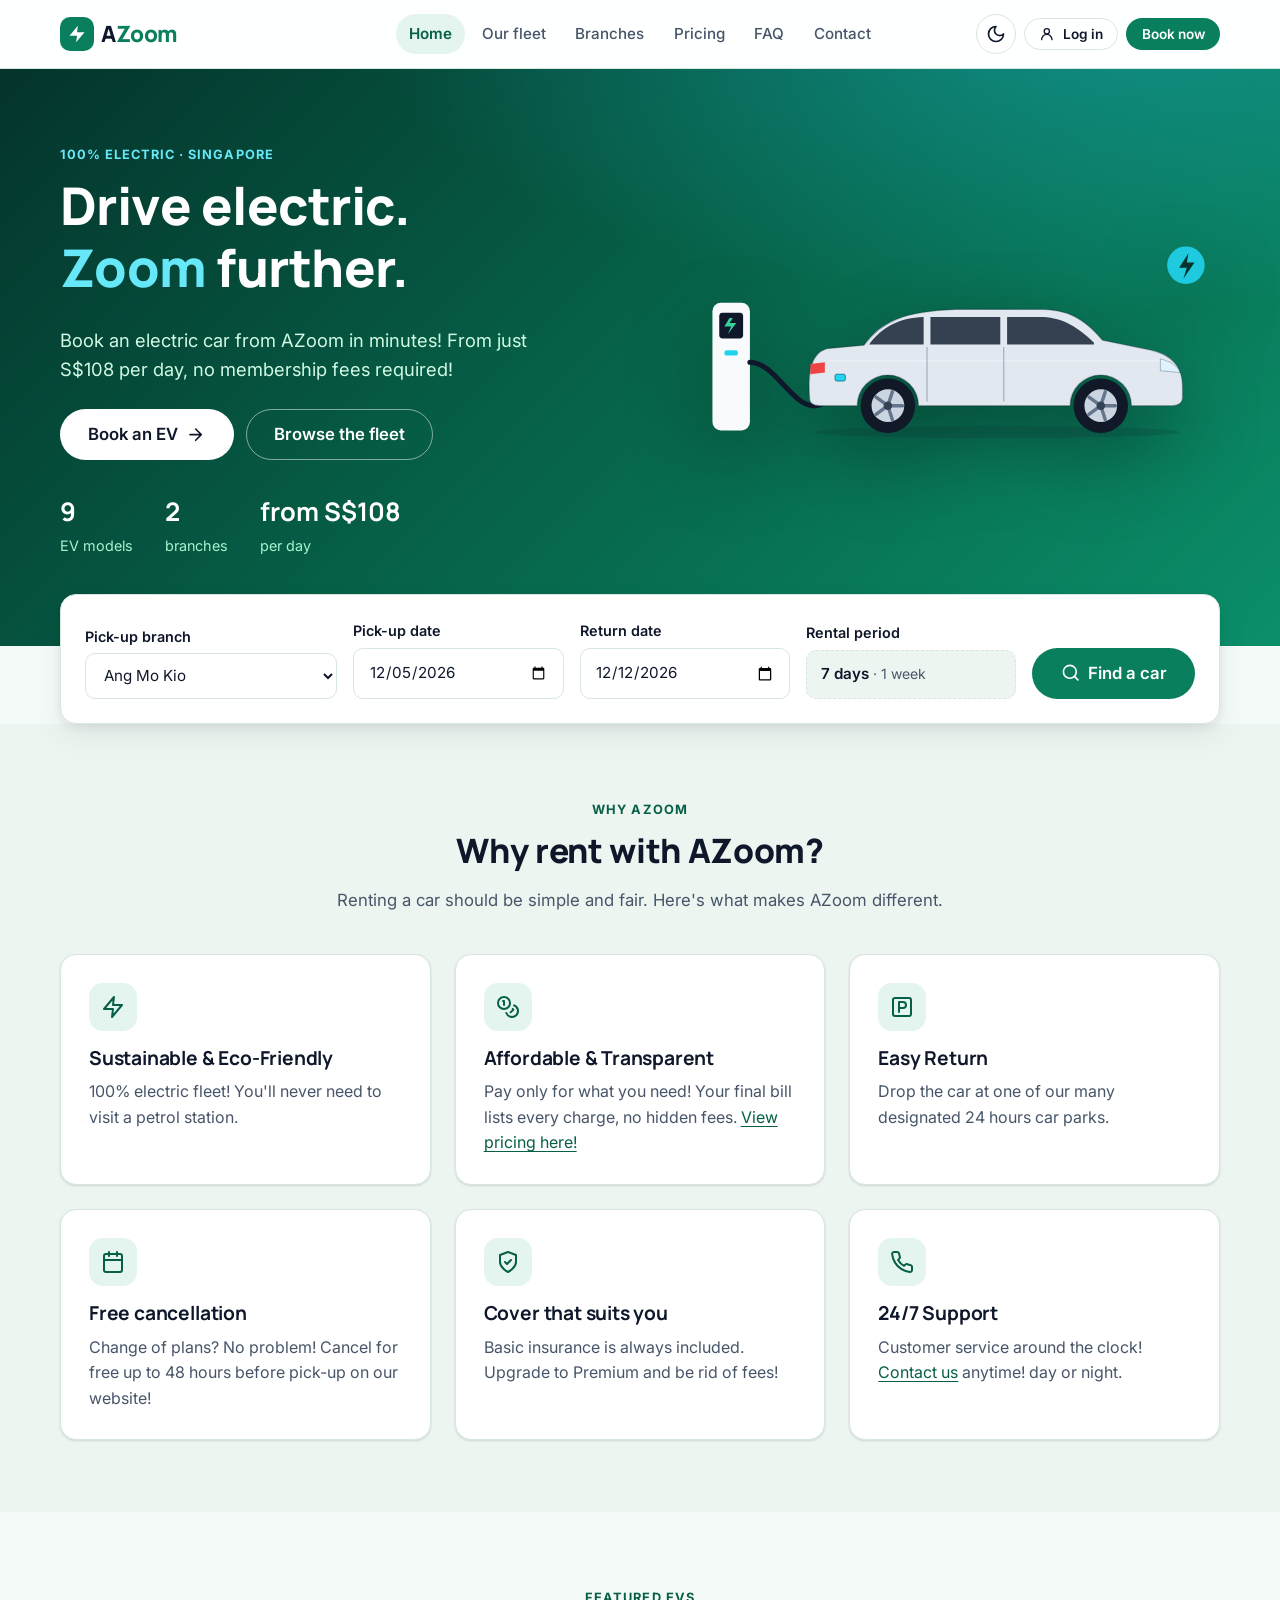
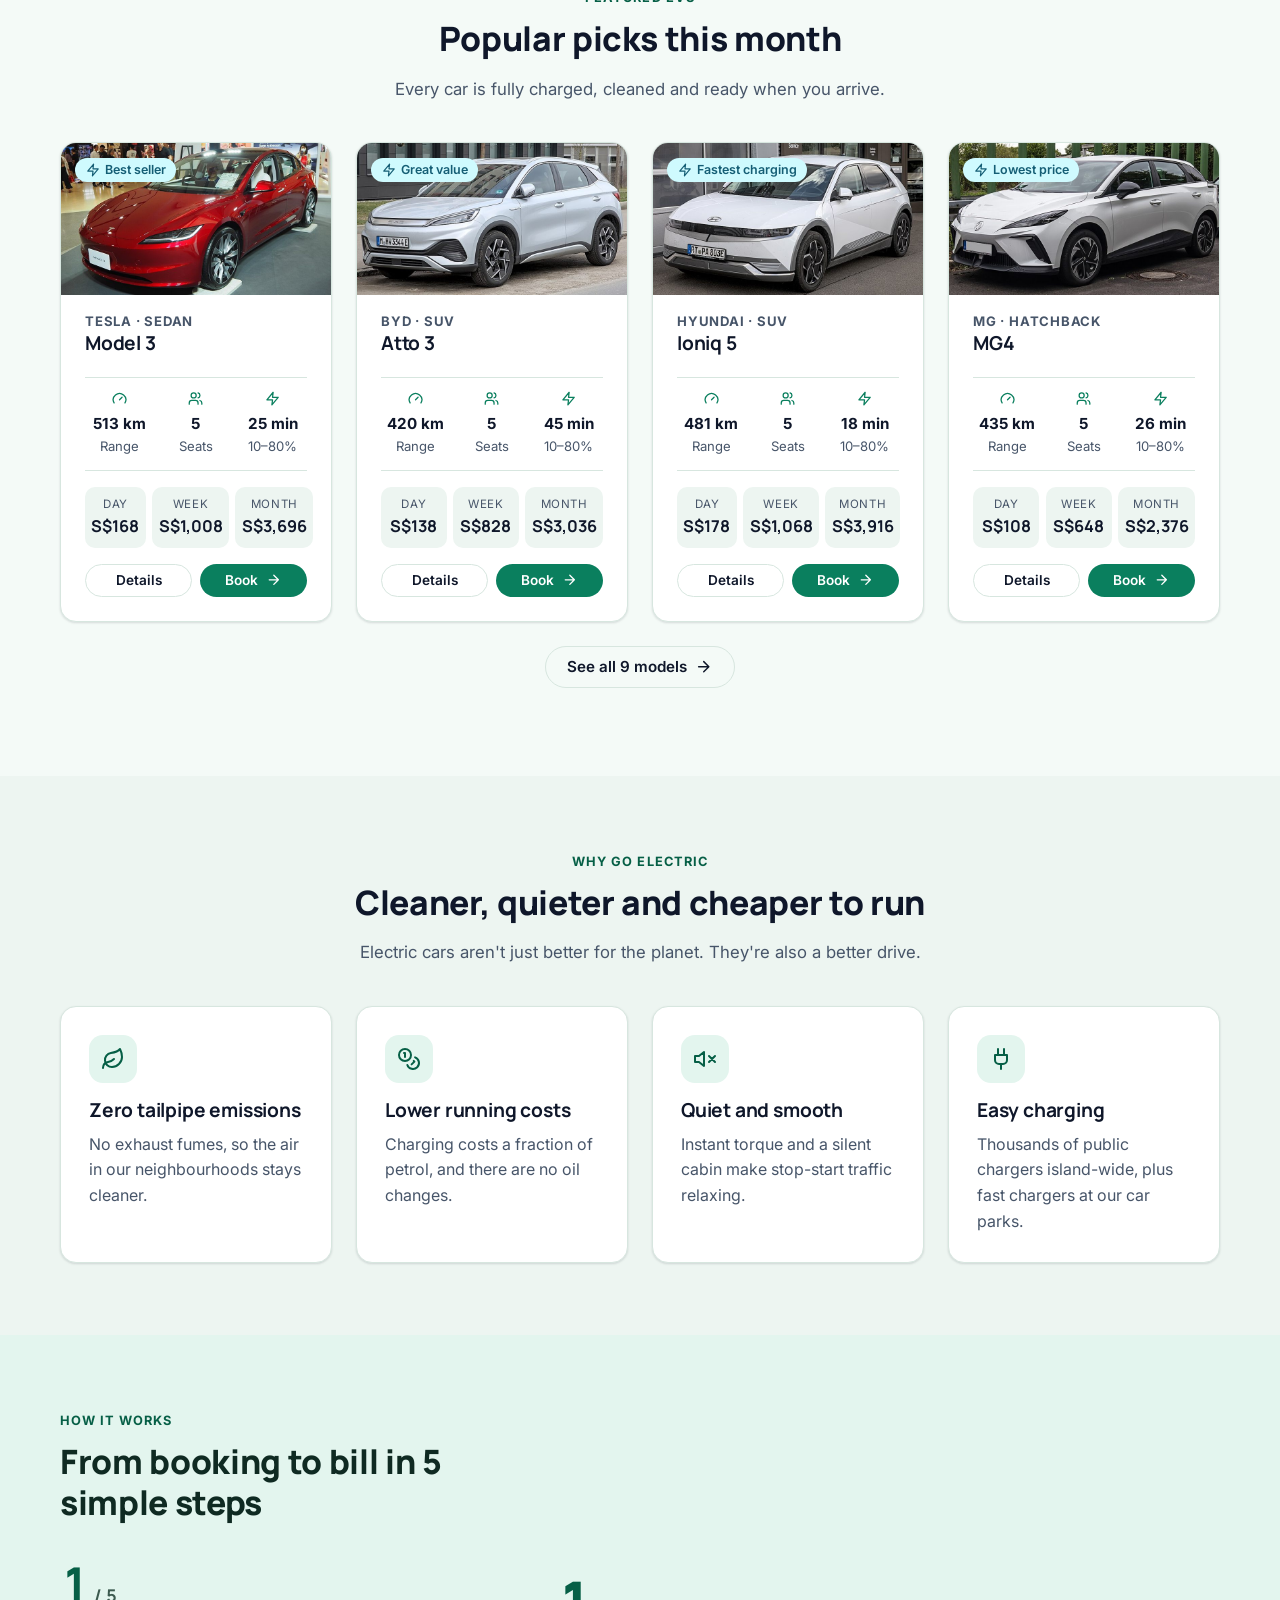
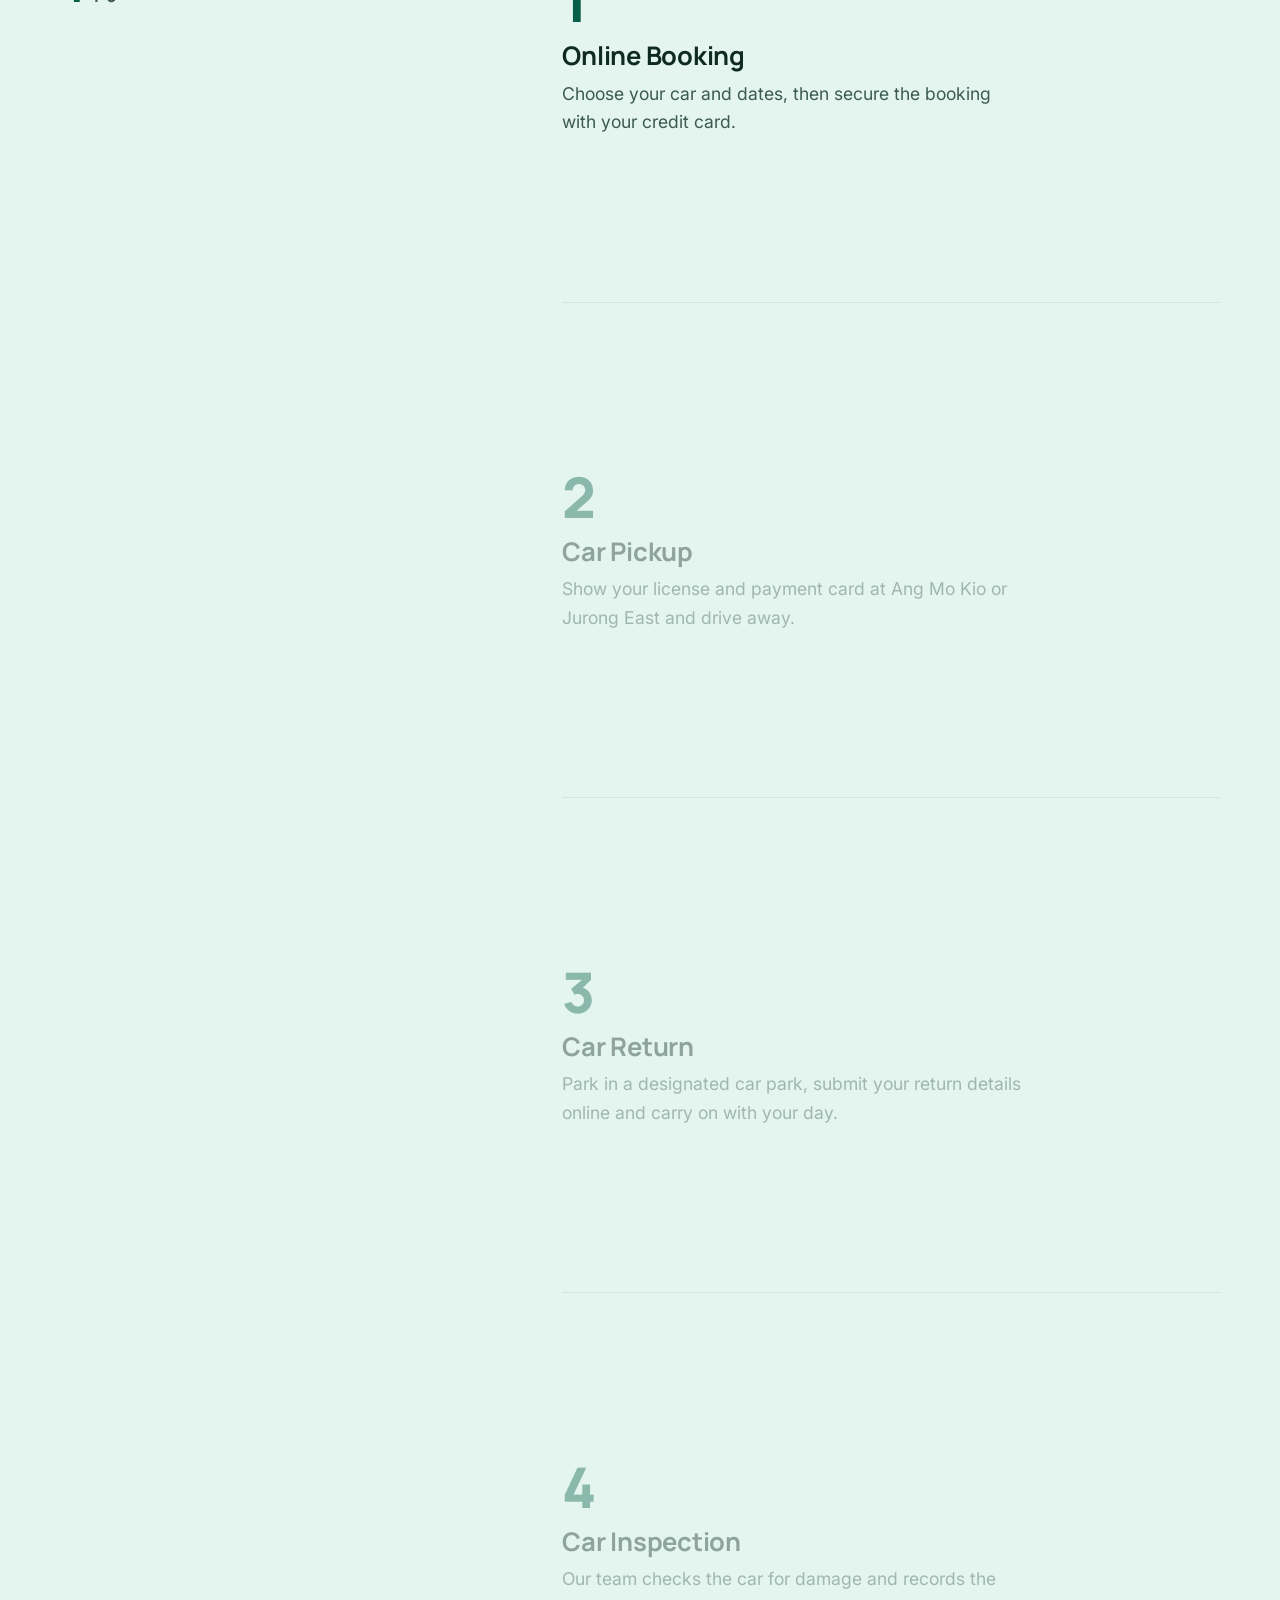
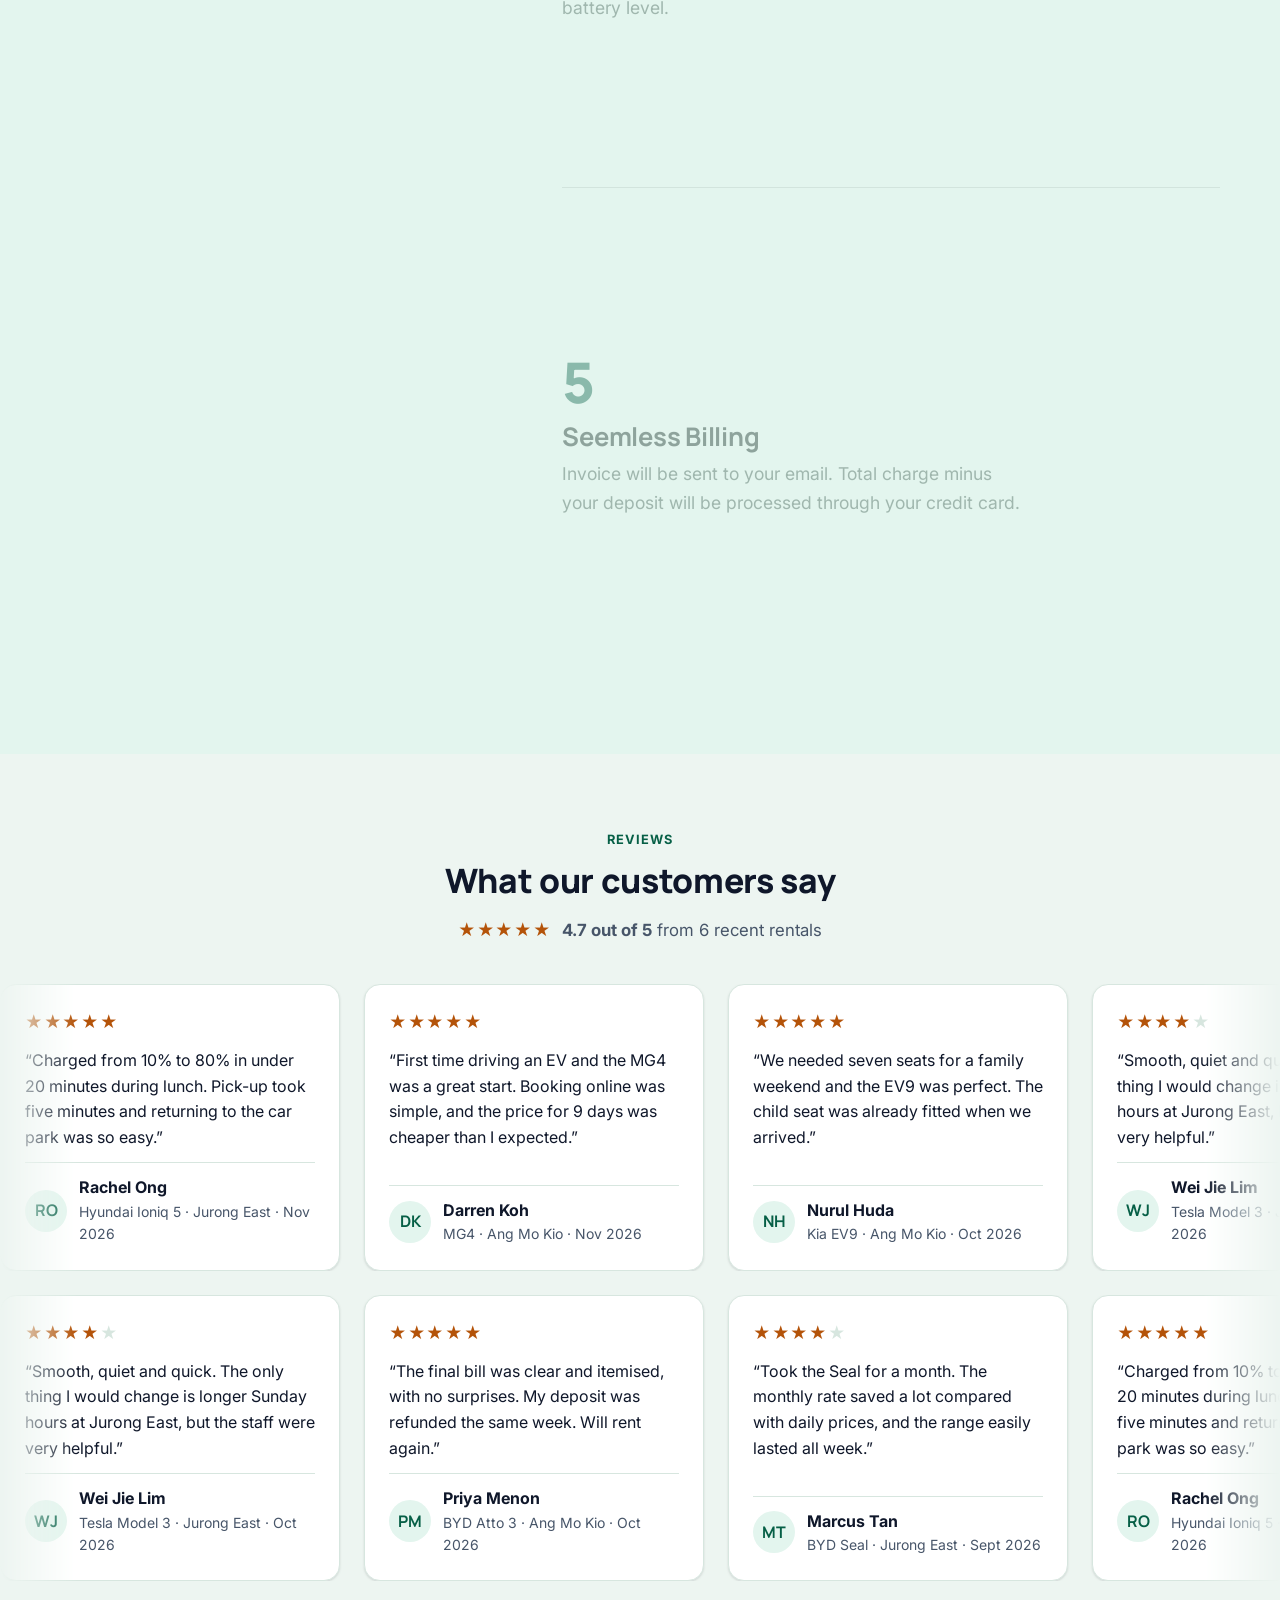
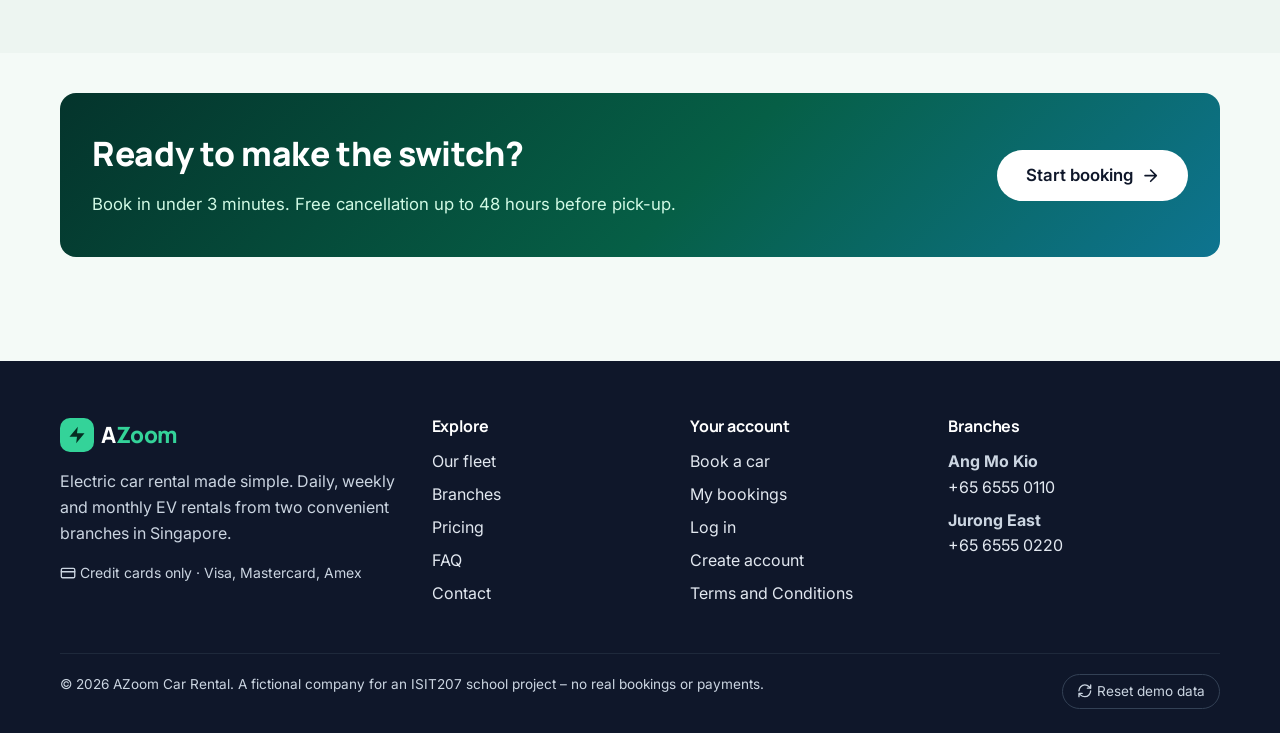
<file: index.html>
<!DOCTYPE html>
<html lang="en">
<head>
  <meta charset="utf-8">
  <meta name="viewport" content="width=device-width, initial-scale=1">
  <title>AZoom Car Rental Singapore</title>
  <meta name="description" content="Rent an electric car by the day, week or month from AZoom's Ang Mo Kio and Jurong East branches.">
  <link rel="icon" href="images/favicon.svg" type="image/svg+xml">
  <link rel="preconnect" href="https://fonts.googleapis.com">
  <link rel="preconnect" href="https://fonts.gstatic.com" crossorigin>
  <link rel="stylesheet" href="https://fonts.googleapis.com/css2?family=Inter:wght@400;500;600;700&family=Manrope:wght@600;700;800&display=swap">
  <link rel="stylesheet" href="css/styles.css">
  <script>
    try {
      document.documentElement.setAttribute(
        "data-theme",
        localStorage.getItem("azoom_theme") ||
          (matchMedia("(prefers-color-scheme: dark)").matches ? "dark" : "light")
      );
    } catch (e) {}
  </script>
</head>
<body data-page="home">
  <div id="site-header"></div>

  <main id="main">
    <section class="hero">
      <div class="container hero-grid">
        <div>
          <span class="eyebrow" style="color:#67E8F9">100% electric · Singapore</span>
          <h1>Drive electric.<br><span class="highlight">Zoom</span> further.</h1>
          <p class="hero-lead">Book an electric car from AZoom in minutes! From just S$108 per day, no membership fees required!</p>
          <div class="flex flex-wrap mt-3">
            <a class="btn btn-light btn-lg" href="fleet.html">Book an EV <span data-icon="arrow-right"></span></a>
            <a class="btn btn-lg" style="color:#fff;border-color:rgba(255,255,255,.5)" href="fleet.html">Browse the fleet</a>
          </div>
          <div class="hero-stats">
            <div><strong>9</strong><span>EV models</span></div>
            <div><strong>2</strong><span>branches</span></div>
            <div><strong>from S$108</strong><span>per day</span></div>
          </div>
        </div>
        <div class="hero-art">
          <img src="images/hero-car.svg" alt="Illustration of a white electric SUV plugged into a charging station" width="620" height="250">
        </div>
      </div>
    </section>

    <div class="container">
      <section class="quick-search" aria-labelledby="qs-title">
        <h2 id="qs-title" class="sr-only">Quick search</h2>
        <form id="quick-search" novalidate>
          <div class="form-group">
            <label for="qs-branch">Pick-up branch</label>
            <select id="qs-branch" name="branch"></select>
          </div>
          <div class="form-group">
            <label for="qs-pickup">Pick-up date</label>
            <input type="date" id="qs-pickup" name="pickup" required>
          </div>
          <div class="form-group">
            <label for="qs-return">Return date</label>
            <input type="date" id="qs-return" name="return" required>
          </div>
          <div class="form-group">
            <span class="label" id="qs-period-label">Rental period</span>
            <output id="qs-period" class="period-output" for="qs-pickup qs-return" aria-labelledby="qs-period-label" aria-live="polite"></output>
          </div>
          <button class="btn btn-primary btn-lg" type="submit"><span data-icon="search"></span> Find a car</button>
        </form>
      </section>
    </div>

    <section class="section section-alt" aria-labelledby="why-azoom-title">
      <div class="container">
        <div class="section-head">
          <span class="eyebrow">Why AZoom</span>
          <h2 id="why-azoom-title">Why rent with AZoom?</h2>
          <p>Renting a car should be simple and fair. Here's what makes AZoom different.</p>
        </div>
        <div class="grid-centered">
          <div class="card feature"><div class="icon-circle"><span data-icon="bolt"></span></div><h3>Sustainable &amp; Eco-Friendly</h3><p>100% electric fleet! You'll never need to visit a petrol station.</p></div>
          <div class="card feature"><div class="icon-circle"><span data-icon="coins"></span></div><h3>Affordable &amp; Transparent</h3><p>Pay only for what you need! Your final bill lists every charge, no hidden fees. <a href="pricing.html">View pricing here!</a></p></div>
          <div class="card feature"><div class="icon-circle"><span data-icon="parking"></span></div><h3>Easy Return</h3><p>Drop the car at one of our many designated 24 hours car parks.</p></div>
          <div class="card feature"><div class="icon-circle"><span data-icon="calendar"></span></div><h3>Free cancellation</h3><p>Change of plans? No problem! Cancel for free up to 48 hours before pick-up on our website!</p></div>
          <div class="card feature"><div class="icon-circle"><span data-icon="shield"></span></div><h3>Cover that suits you</h3><p>Basic insurance is always included. Upgrade to Premium and be rid of fees!</p></div>
          <div class="card feature"><div class="icon-circle"><span data-icon="phone"></span></div><h3>24/7 Support</h3><p>Customer service around the clock! <a href="tel:+6565550199">Contact us</a> anytime! day or night.</p></div>
        </div>
      </div>
    </section>

    <section class="section">
      <div class="container">
        <div class="section-head">
          <span class="eyebrow">Featured EVs</span>
          <h2>Popular picks this month</h2>
          <p>Every car is fully charged, cleaned and ready when you arrive.</p>
        </div>
        <div class="grid grid-4" id="featured-cars"></div>
        <p class="text-center mt-3"><a class="btn btn-outline" href="fleet.html">See all 9 models <span data-icon="arrow-right"></span></a></p>
      </div>
    </section>

    <section class="section section-alt" aria-labelledby="why-title">
      <div class="container">
        <div class="section-head">
          <span class="eyebrow">Why go electric</span>
          <h2 id="why-title">Cleaner, quieter and cheaper to run</h2>
          <p>Electric cars aren't just better for the planet. They're also a better drive.</p>
        </div>
        <div class="grid grid-4">
          <div class="card feature"><div class="icon-circle"><span data-icon="leaf"></span></div><h3>Zero tailpipe emissions</h3><p>No exhaust fumes, so the air in our neighbourhoods stays cleaner.</p></div>
          <div class="card feature"><div class="icon-circle"><span data-icon="coins"></span></div><h3>Lower running costs</h3><p>Charging costs a fraction of petrol, and there are no oil changes.</p></div>
          <div class="card feature"><div class="icon-circle"><span data-icon="quiet"></span></div><h3>Quiet and smooth</h3><p>Instant torque and a silent cabin make stop-start traffic relaxing.</p></div>
          <div class="card feature"><div class="icon-circle"><span data-icon="plug"></span></div><h3>Easy charging</h3><p>Thousands of public chargers island-wide, plus fast chargers at our car parks.</p></div>
        </div>
      </div>
    </section>

    <section class="section how" id="how" data-tone="light" aria-labelledby="how-title">
      <div class="container how-grid">
        <div class="how-intro">
          <span class="how-eyebrow">How it works</span>
          <h2 id="how-title">From booking to bill in 5 simple steps</h2>
          <p class="how-progress" aria-hidden="true"><span id="how-current">1</span> / 5</p>
        </div>
        <ol class="how-steps">
          <li class="how-step" data-tone="light"><span class="how-num">1</span><h3>Online Booking</h3><p>Choose your car and dates, then secure the booking with your credit card.</p></li>
          <li class="how-step" data-tone="dark"><span class="how-num">2</span><h3>Car Pickup</h3><p>Show your license and payment card at Ang Mo Kio or Jurong East and drive away.</p></li>
          <li class="how-step" data-tone="dark"><span class="how-num">3</span><h3>Car Return</h3><p>Park in a designated car park, submit your return details online and carry on with your day.</p></li>
          <li class="how-step" data-tone="dark"><span class="how-num">4</span><h3>Car Inspection</h3><p>Our team checks the car for damage and records the battery level.</p></li>
          <li class="how-step" data-tone="light"><span class="how-num">5</span><h3>Seemless Billing</h3><p>Invoice will be sent to your email. Total charge minus your deposit will be processed through your credit card.</p></li>
        </ol>
      </div>
    </section>

    <section class="section section-alt" aria-labelledby="reviews-title">
      <div class="container">
        <div class="section-head">
          <span class="eyebrow">Reviews</span>
          <h2 id="reviews-title">What our customers say</h2>
          <p id="reviews-summary"></p>
        </div>
      </div>
      <div class="review-marquee" id="review-list">
        <div class="marquee" data-direction="right"><div class="marquee-track"></div></div>
        <div class="marquee" data-direction="left"><div class="marquee-track"></div></div>
      </div>
    </section>

    <section class="section-sm">
      <div class="container">
        <div class="page-banner" style="border-radius:var(--radius);padding:2.5rem 2rem">
          <div class="flex flex-wrap between">
            <div>
              <h2 style="color:#fff">Ready to make the switch?</h2>
              <p>Book in under 3 minutes. Free cancellation up to 48 hours before pick-up.</p>
            </div>
            <a class="btn btn-light btn-lg" href="booking.html">Start booking <span data-icon="arrow-right"></span></a>
          </div>
        </div>
      </div>
    </section>
  </main>

  <div id="site-footer"></div>
  <noscript><p class="container alert alert-warning">JavaScript is turned off. You can browse the site, but booking, login and the calculators need JavaScript.</p></noscript>

  <script src="js/data.js"></script>
  <script src="js/pricing.js"></script>
  <script src="js/core.js"></script>
  <script src="js/validation.js"></script>
  <script src="js/cars.js"></script>
  <script src="js/home.js"></script>
</body>
</html>
</file>
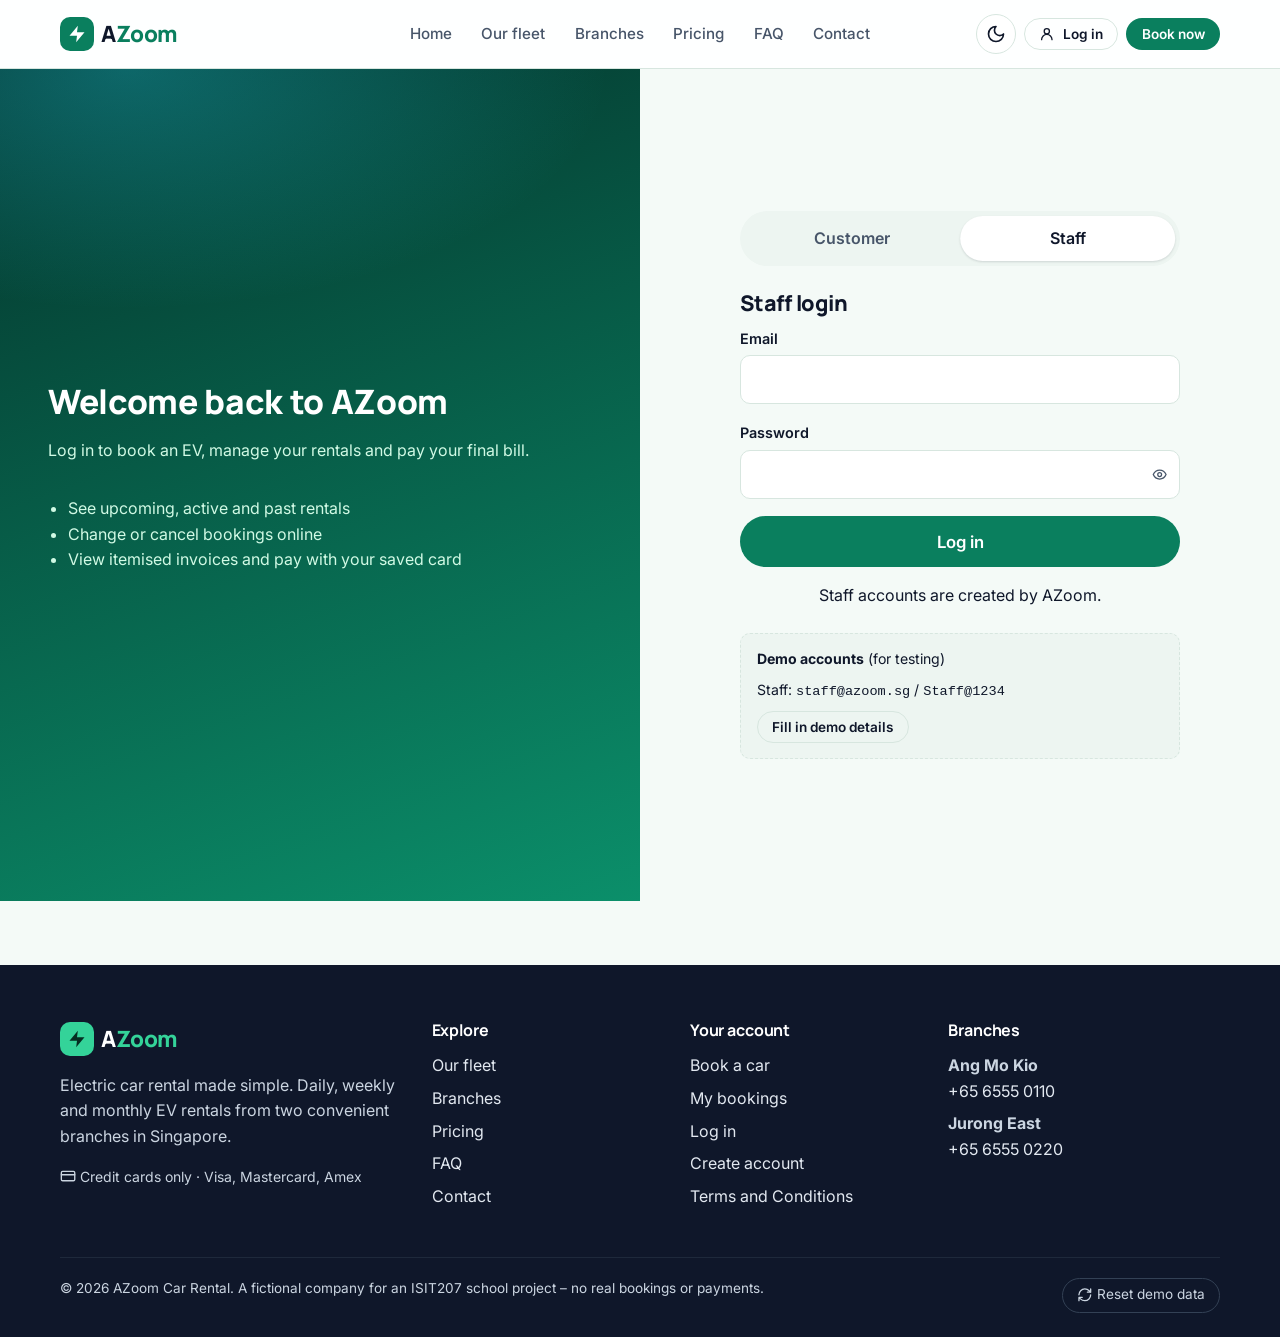
<file: billing.html>
<!DOCTYPE html>
<html lang="en">
<head>
  <meta charset="utf-8">
  <meta name="viewport" content="width=device-width, initial-scale=1">
  <title>Billing – AZoom staff</title>
  <link rel="icon" href="images/favicon.svg" type="image/svg+xml">
  <link rel="preconnect" href="https://fonts.googleapis.com">
  <link rel="preconnect" href="https://fonts.gstatic.com" crossorigin>
  <link rel="stylesheet" href="https://fonts.googleapis.com/css2?family=Inter:wght@400;500;600;700&family=Manrope:wght@600;700;800&display=swap">
  <link rel="stylesheet" href="css/styles.css">
  <script>
    try {
      document.documentElement.setAttribute(
        "data-theme",
        localStorage.getItem("azoom_theme") ||
          (matchMedia("(prefers-color-scheme: dark)").matches ? "dark" : "light")
      );
    } catch (e) {}
  </script>
</head>
<body data-page="billing">
  <div id="site-header"></div>

  <main id="main">
    <section class="section-sm">
      <div class="container">
        <div id="bill-list-view">
          <h1 class="h3">Billing</h1>
          <p class="text-muted" id="awaiting-note"></p>
          <div class="dash-tabs" role="tablist" aria-label="Bills" id="bill-tabs">
            <button class="dash-tab" role="tab" data-filter="due" id="bt-due" aria-controls="bill-table">Payment due <span class="count"></span></button>
            <button class="dash-tab" role="tab" data-filter="paid" id="bt-paid" aria-controls="bill-table">Paid <span class="count"></span></button>
            <button class="dash-tab" role="tab" data-filter="all" id="bt-all" aria-controls="bill-table">All <span class="count"></span></button>
          </div>
          <div class="table-wrap" id="bill-table" role="tabpanel">
            <table class="table">
              <caption class="sr-only">Final bills</caption>
              <thead><tr><th scope="col">Booking</th><th scope="col">Customer</th><th scope="col">Car</th><th scope="col">Inspected</th><th scope="col">Due / refund</th><th scope="col">Status</th><th scope="col"><span class="sr-only">Action</span></th></tr></thead>
              <tbody id="bill-rows"></tbody>
            </table>
          </div>
        </div>

        <div id="bill-view" hidden>
          <div class="flex flex-wrap between mb-2 no-print">
            <a href="billing.html"><span data-icon="arrow-left"></span> All bills</a>
            <div class="flex flex-wrap" id="bill-actions"></div>
          </div>
          <div class="panel mb-2 no-print" id="bill-formula"></div>
          <article class="invoice" id="bill-doc"></article>
        </div>
      </div>
    </section>
  </main>

  <div id="site-footer"></div>

  <script src="js/data.js"></script>
  <script src="js/pricing.js"></script>
  <script src="js/core.js"></script>
  <script src="js/summary.js"></script>
  <script src="js/billing.js"></script>
</body>
</html>
</file>
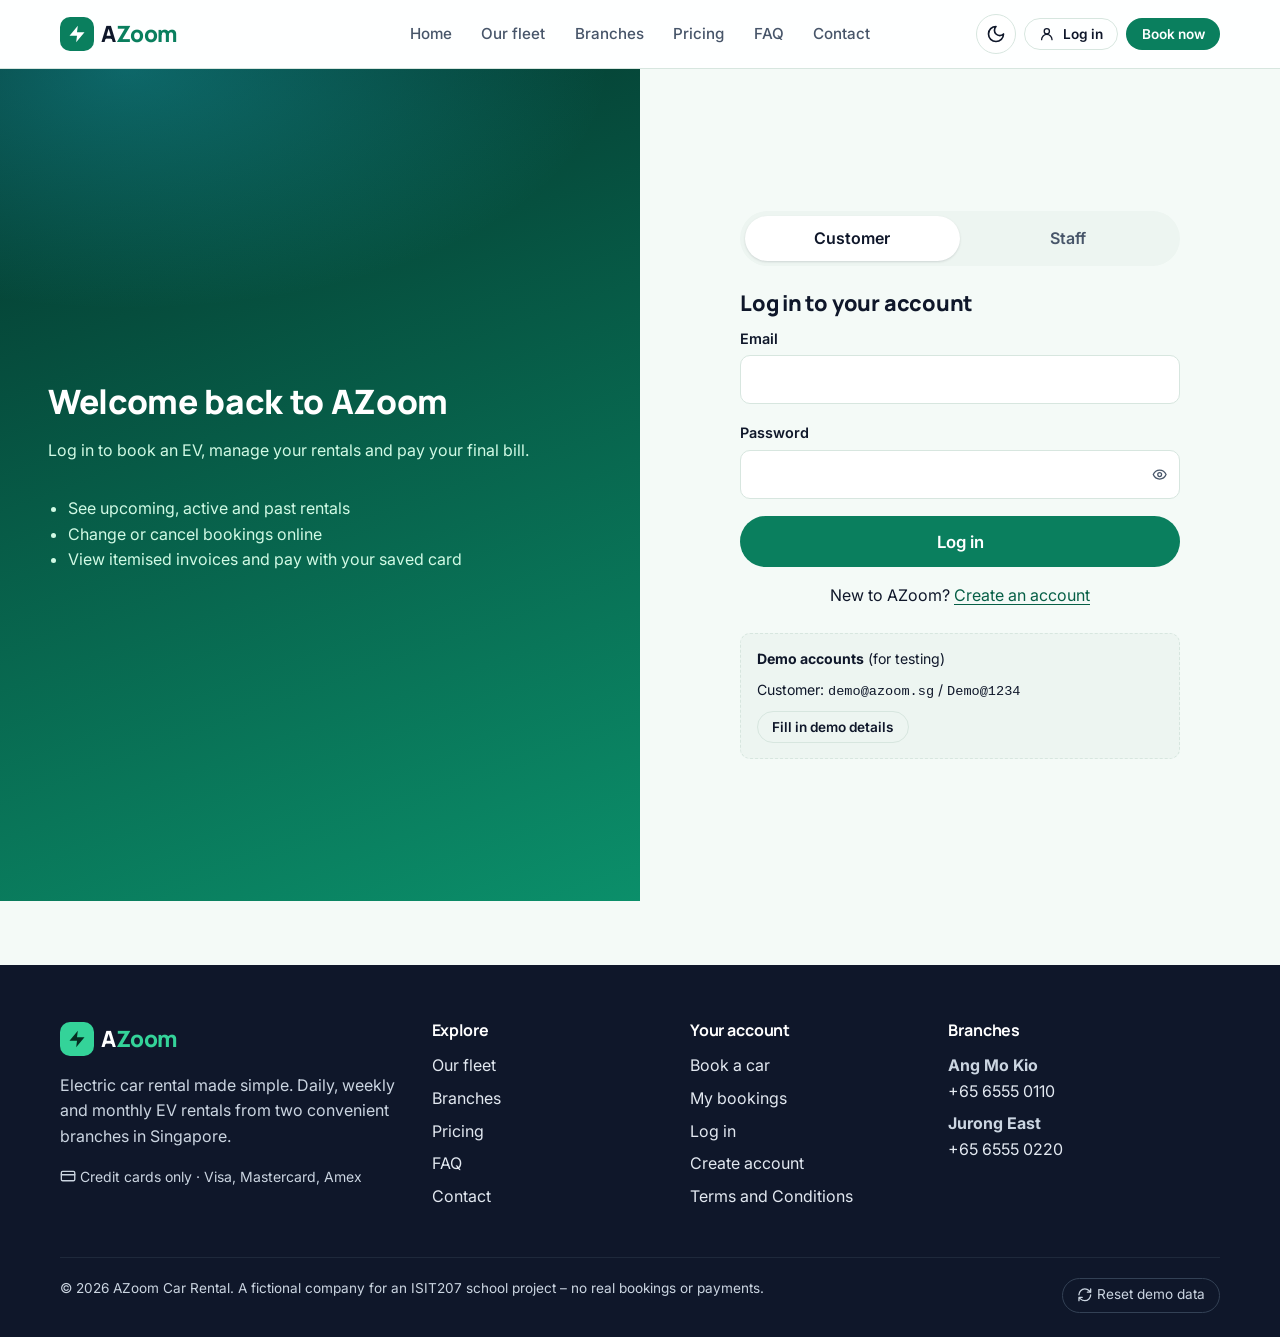
<file: booking.html>
<!DOCTYPE html>
<html lang="en">
<head>
  <meta charset="utf-8">
  <meta name="viewport" content="width=device-width, initial-scale=1">
  <title>Book an EV – AZoom Car Rental</title>
  <link rel="icon" href="images/favicon.svg" type="image/svg+xml">
  <link rel="preconnect" href="https://fonts.googleapis.com">
  <link rel="preconnect" href="https://fonts.gstatic.com" crossorigin>
  <link rel="stylesheet" href="https://fonts.googleapis.com/css2?family=Inter:wght@400;500;600;700&family=Manrope:wght@600;700;800&display=swap">
  <link rel="stylesheet" href="css/styles.css">
  <script>
    try {
      document.documentElement.setAttribute(
        "data-theme",
        localStorage.getItem("azoom_theme") ||
          (matchMedia("(prefers-color-scheme: dark)").matches ? "dark" : "light")
      );
    } catch (e) {}
  </script>
</head>
<body data-page="booking">
  <div id="site-header"></div>

  <main id="main">
    <section class="section-sm">
      <div class="container">
        <h1 class="h3 no-print">Book your electric car</h1>
        <ol class="wizard-progress no-print" id="progress" aria-label="Booking steps">
          <li>Trip</li><li>Car</li><li>Extras</li><li>Driver</li><li>Payment</li><li>Done</li>
        </ol>

        <div class="wizard-layout">
          <form id="wizard" class="panel" novalidate>
            <section class="wizard-step" data-step="1" aria-labelledby="s1-title">
              <h2 id="s1-title" tabindex="-1">1. Where and when?</h2>
              <fieldset>
                <legend>Pick-up branch</legend>
                <div class="grid grid-2" id="branch-options"></div>
              </fieldset>
              <div class="form-row">
                <div class="form-group">
                  <label for="b-pickup-date" class="required">Pick-up date</label>
                  <input type="date" id="b-pickup-date" name="pickupDate" required>
                </div>
                <div class="form-group">
                  <label for="b-pickup-time" class="required">Pick-up time</label>
                  <select id="b-pickup-time" name="pickupTime"></select>
                </div>
              </div>
              <div class="form-row">
                <div class="form-group">
                  <label for="b-return-date" class="required">Return date</label>
                  <input type="date" id="b-return-date" name="returnDate" required>
                </div>
                <div class="form-group">
                  <span class="label" id="b-return-by-label">Return by</span>
                  <output id="b-return-by" class="period-output" for="b-return-date" aria-labelledby="b-return-by-label" aria-live="polite"></output>
                </div>
              </div>
              <div class="form-group">
                <span class="label" id="b-period-label">Rental period</span>
                <output id="b-period" class="period-output" for="b-pickup-date b-pickup-time b-return-date" aria-labelledby="b-period-label" aria-live="polite"></output>
                <p class="hint">Just choose your dates. We automatically charge the cheapest mix of monthly (30 days = pay for 22), weekly (7 days = pay for 6) and daily rates.</p>
              </div>
              <div class="form-group">
                <label for="b-carpark" class="required">Return car park</label>
                <select id="b-carpark" name="carpark"></select>
                <p class="hint">Cars are returned to a designated car park, not the office. <a href="branches.html" target="_blank" rel="noopener">View car parks</a></p>
              </div>
            </section>

            <section class="wizard-step" data-step="2" aria-labelledby="s2-title" hidden>
              <h2 id="s2-title" tabindex="-1">2. Choose your car</h2>
              <p class="text-muted" id="car-step-info"></p>
              <fieldset>
                <legend class="sr-only">Available cars</legend>
                <div class="car-pick" id="car-options"></div>
              </fieldset>
              <div class="field-error" id="car-error" aria-live="polite"></div>
            </section>

            <section class="wizard-step" data-step="3" aria-labelledby="s3-title" hidden>
              <h2 id="s3-title" tabindex="-1">3. Extras and insurance</h2>
              <fieldset>
                <legend>Optional extras</legend>
                <div class="grid grid-3" id="extras-options"></div>
                <p class="hint">Extras are charged per day, up to 7 days.</p>
              </fieldset>
              <fieldset>
                <legend>Insurance cover</legend>
                <div class="grid grid-3" id="insurance-options"></div>
              </fieldset>
            </section>

            <section class="wizard-step" data-step="4" aria-labelledby="s4-title" hidden>
              <h2 id="s4-title" tabindex="-1">4. Driver details</h2>
              <p class="text-muted">The main driver must be at least <span class="js-min-age"></span> and have held a licence for at least <span class="js-min-years"></span>. Bring the physical licence when you pick up the car.</p>
              <div class="form-row">
                <div class="form-group">
                  <label for="d-name" class="required">Full name (as on licence)</label>
                  <input type="text" id="d-name" name="driverName" autocomplete="name">
                </div>
                <div class="form-group">
                  <label for="d-email" class="required">Email</label>
                  <input type="email" id="d-email" name="driverEmail" autocomplete="email">
                </div>
              </div>
              <div class="form-row">
                <div class="form-group">
                  <label for="d-phone" class="required">Mobile number</label>
                  <input type="tel" id="d-phone" name="driverPhone" autocomplete="tel" placeholder="9123 4567">
                </div>
                <div class="form-group">
                  <label for="d-dob" class="required">Date of birth</label>
                  <input type="date" id="d-dob" name="driverDob" autocomplete="bday">
                </div>
              </div>
              <div class="form-row">
                <div class="form-group">
                  <label for="d-licence" class="required">Driving licence number</label>
                  <input type="text" id="d-licence" name="driverLicence" placeholder="S1234567D" style="text-transform:uppercase" autocomplete="off">
                  <p class="hint">Singapore licences use your NRIC/FIN number.</p>
                </div>
                <div class="form-group">
                  <label for="d-issued" class="required">Licence issue date</label>
                  <input type="date" id="d-issued" name="driverIssued">
                </div>
              </div>
              <div class="form-group">
                <label class="check"><input type="checkbox" name="driverConfirm" id="d-confirm"> I confirm these details are correct and match my driving licence.</label>
              </div>
              <label class="check small"><input type="checkbox" id="d-save" checked> Save these details to my profile for next time</label>
            </section>

            <section class="wizard-step" data-step="5" aria-labelledby="s5-title" hidden>
              <h2 id="s5-title" tabindex="-1">5. Secure your booking</h2>
              <div class="alert alert-info mb-3">
                <span data-icon="lock"></span>
                <p>We accept <strong>credit cards only</strong> (Visa, Mastercard, Amex). A refundable <strong class="js-deposit"></strong> deposit is held on your card now. The rental is charged on your final bill after the car is returned.</p>
              </div>
              <div class="grid grid-2" style="align-items:start">
                <div>
                  <fieldset id="saved-card-box" hidden>
                    <legend>Payment card</legend>
                    <div class="stack" id="card-choices"></div>
                    <div class="form-group mt-2" id="saved-cvv-group">
                      <label for="p-saved-cvv" class="required">Security code for this card</label>
                      <input type="password" id="p-saved-cvv" name="savedCvv" inputmode="numeric" autocomplete="cc-csc" placeholder="123" maxlength="4" style="max-width:160px">
                      <p class="hint">For your security we never store the security code, so please enter it each time.</p>
                    </div>
                    <button type="button" class="btn btn-ghost btn-sm" id="remove-saved-card"><span data-icon="trash"></span> Remove saved card</button>
                  </fieldset>

                  <div id="new-card-fields">
                  <div class="form-group">
                    <label for="p-number" class="required">Card number</label>
                    <div class="input-group">
                      <input type="text" id="p-number" name="cardNumber" inputmode="numeric" autocomplete="cc-number" placeholder="1234 5678 9012 3456">
                      <span class="card-brand" id="p-brand" aria-live="polite">CARD</span>
                    </div>
                  </div>
                  <div class="form-group">
                    <label for="p-name" class="required">Name on card</label>
                    <input type="text" id="p-name" name="cardName" autocomplete="cc-name" style="text-transform:uppercase">
                  </div>
                  <div class="form-row">
                    <div class="form-group">
                      <label for="p-expiry" class="required">Expiry (MM/YY)</label>
                      <input type="text" id="p-expiry" name="cardExpiry" inputmode="numeric" autocomplete="cc-exp" placeholder="MM/YY" maxlength="5">
                    </div>
                    <div class="form-group">
                      <label for="p-cvv" class="required">Security code</label>
                      <input type="password" id="p-cvv" name="cardCvv" inputmode="numeric" autocomplete="cc-csc" placeholder="123" maxlength="4">
                    </div>
                  </div>
                  <div class="form-group">
                    <label for="p-postal" class="required">Billing postal code</label>
                    <input type="text" id="p-postal" name="cardPostal" inputmode="numeric" autocomplete="postal-code" maxlength="6" placeholder="560712">
                  </div>
                  <div class="form-group">
                    <label class="check"><input type="checkbox" id="p-save-card" name="saveCard"> Save this card for faster booking next time</label>
                    <p class="hint">We only keep the card type, last 4 digits, expiry and name – never the full card number or security code.</p>
                  </div>
                  </div>
                </div>
                <div>
                  <div class="card-preview" aria-hidden="true">
                    <div class="cp-brand" id="cp-brand">AZoom Pay</div>
                    <div class="cp-number" id="cp-number">•••• •••• •••• ••••</div>
                    <div class="cp-row"><span id="cp-name">YOUR NAME</span><span id="cp-expiry">MM/YY</span></div>
                  </div>
                  <div class="demo-box mt-2">
                    <strong>Test cards</strong> (no real payment is made)
                    <ul class="mb-0 mt-1 small">
                      <li>Visa <code>4242 4242 4242 4242</code></li>
                      <li>Mastercard <code>5555 5555 5555 4444</code></li>
                      <li>Amex <code>3782 822463 10005</code></li>
                      <li>Debit (rejected) <code>4000 0566 5566 5556</code></li>
                    </ul>
                    Any future expiry date and any CVV.
                  </div>
                </div>
              </div>
              <div class="form-group mt-2">
                <label class="check"><input type="checkbox" name="terms" id="p-terms"> I agree to the <a href="terms.html" target="_blank" rel="noopener">Terms and Conditions</a>.</label>
              </div>
            </section>

            <section class="wizard-step" data-step="6" aria-labelledby="s6-title" hidden>
              <div class="confirm-hero">
                <div class="icon-circle"><span data-icon="check"></span></div>
                <h2 id="s6-title" tabindex="-1">You're booked!</h2>
                <p class="text-muted mb-1">Your booking reference is</p>
                <div class="booking-ref" id="confirm-ref"></div>
                <p class="text-muted mt-2 no-print">We've emailed a copy to <strong id="confirm-email"></strong> (simulated).</p>
              </div>
              <h3 class="print-only">AZoom Car Rental – booking summary</h3>
              <div id="confirm-summary"></div>
              <div class="flex flex-wrap mt-3 no-print">
                <button type="button" class="btn btn-outline" id="print-summary"><span data-icon="print"></span> Print summary</button>
                <a class="btn btn-primary" href="my-bookings.html">Go to My bookings</a>
                <a class="btn btn-ghost" href="booking.html?new=1">Book another car</a>
              </div>
            </section>

            <div class="wizard-nav no-print" id="wizard-nav">
              <button type="button" class="btn btn-outline" id="btn-back"><span data-icon="arrow-left"></span> Back</button>
              <button type="submit" class="btn btn-primary" id="btn-next">Continue <span data-icon="arrow-right"></span></button>
            </div>
          </form>

          <aside class="panel summary no-print" aria-labelledby="summary-title">
            <h2 class="h4" id="summary-title">Your booking</h2>
            <div id="summary-body" aria-live="polite"></div>
          </aside>
        </div>
      </div>
    </section>
  </main>

  <div id="site-footer"></div>

  <script src="js/data.js"></script>
  <script src="js/pricing.js"></script>
  <script src="js/core.js"></script>
  <script src="js/validation.js"></script>
  <script src="js/summary.js"></script>
  <script src="js/booking.js"></script>
</body>
</html>
</file>
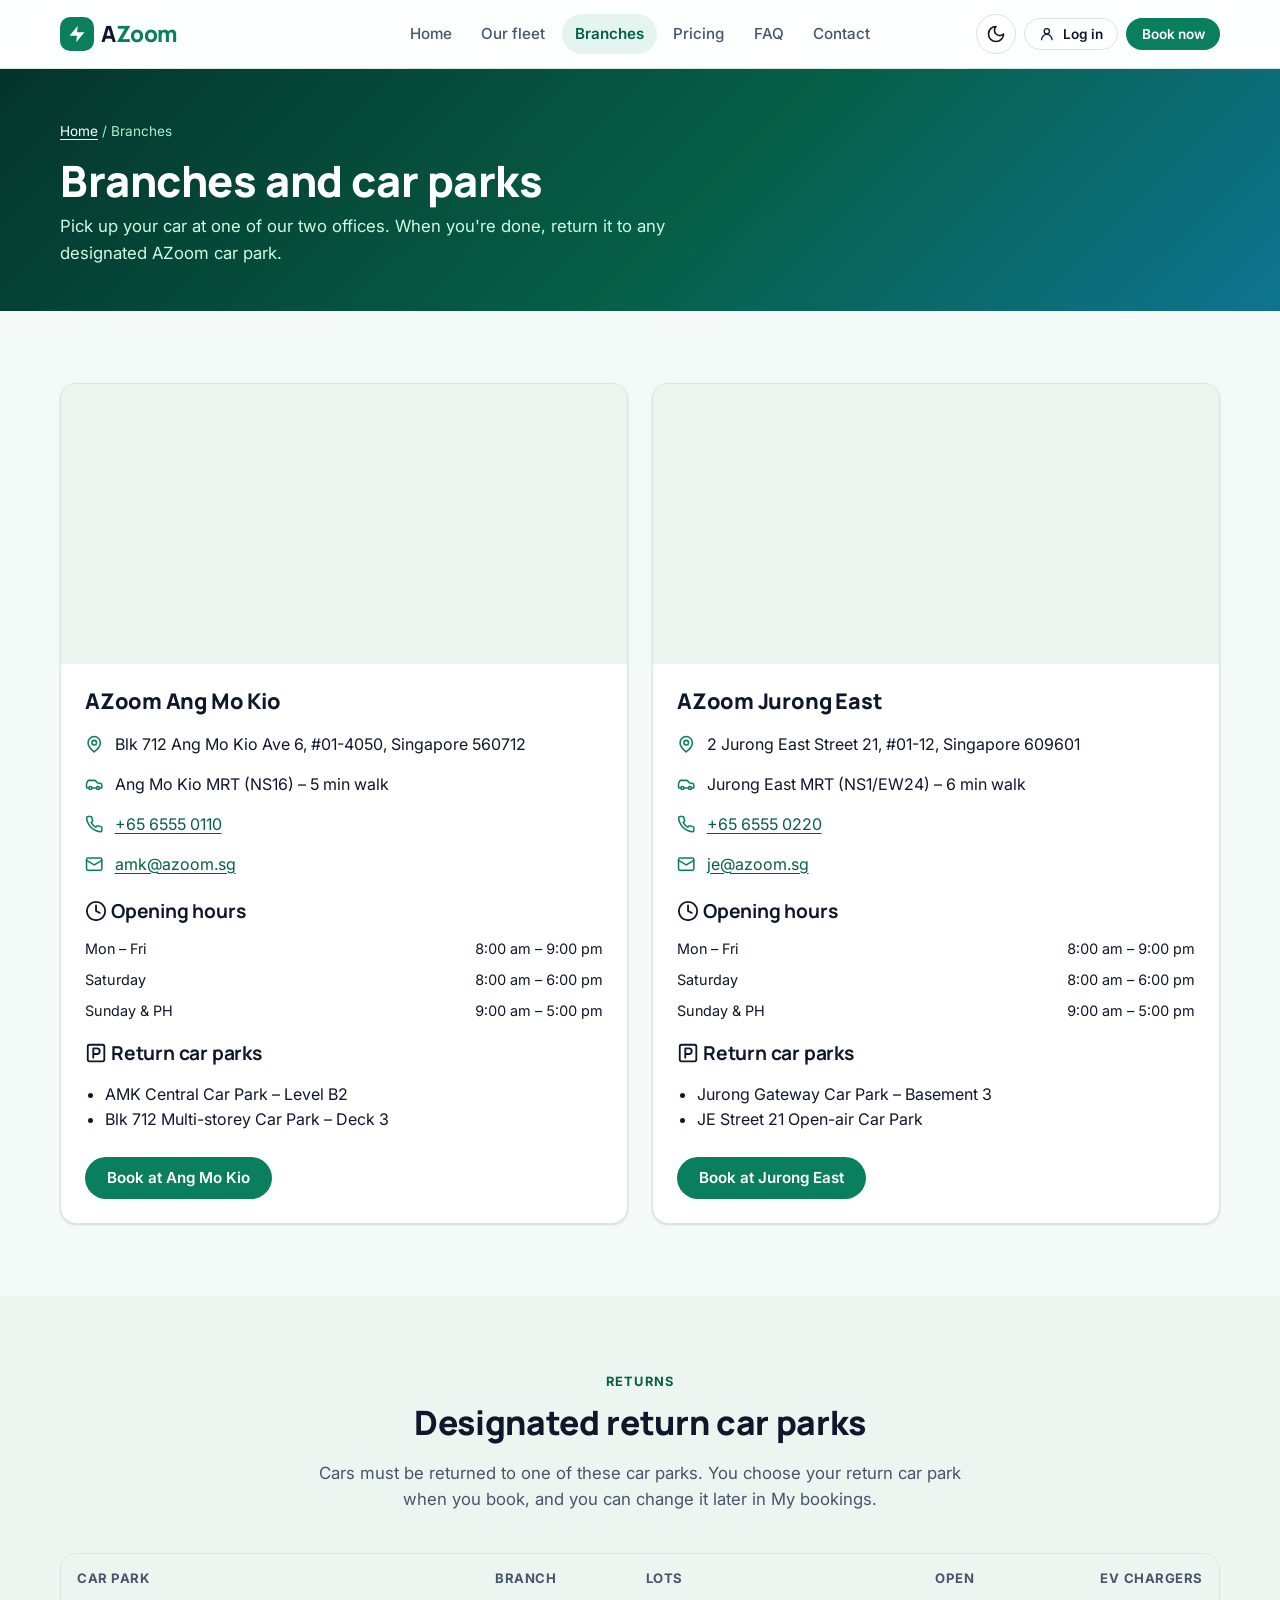
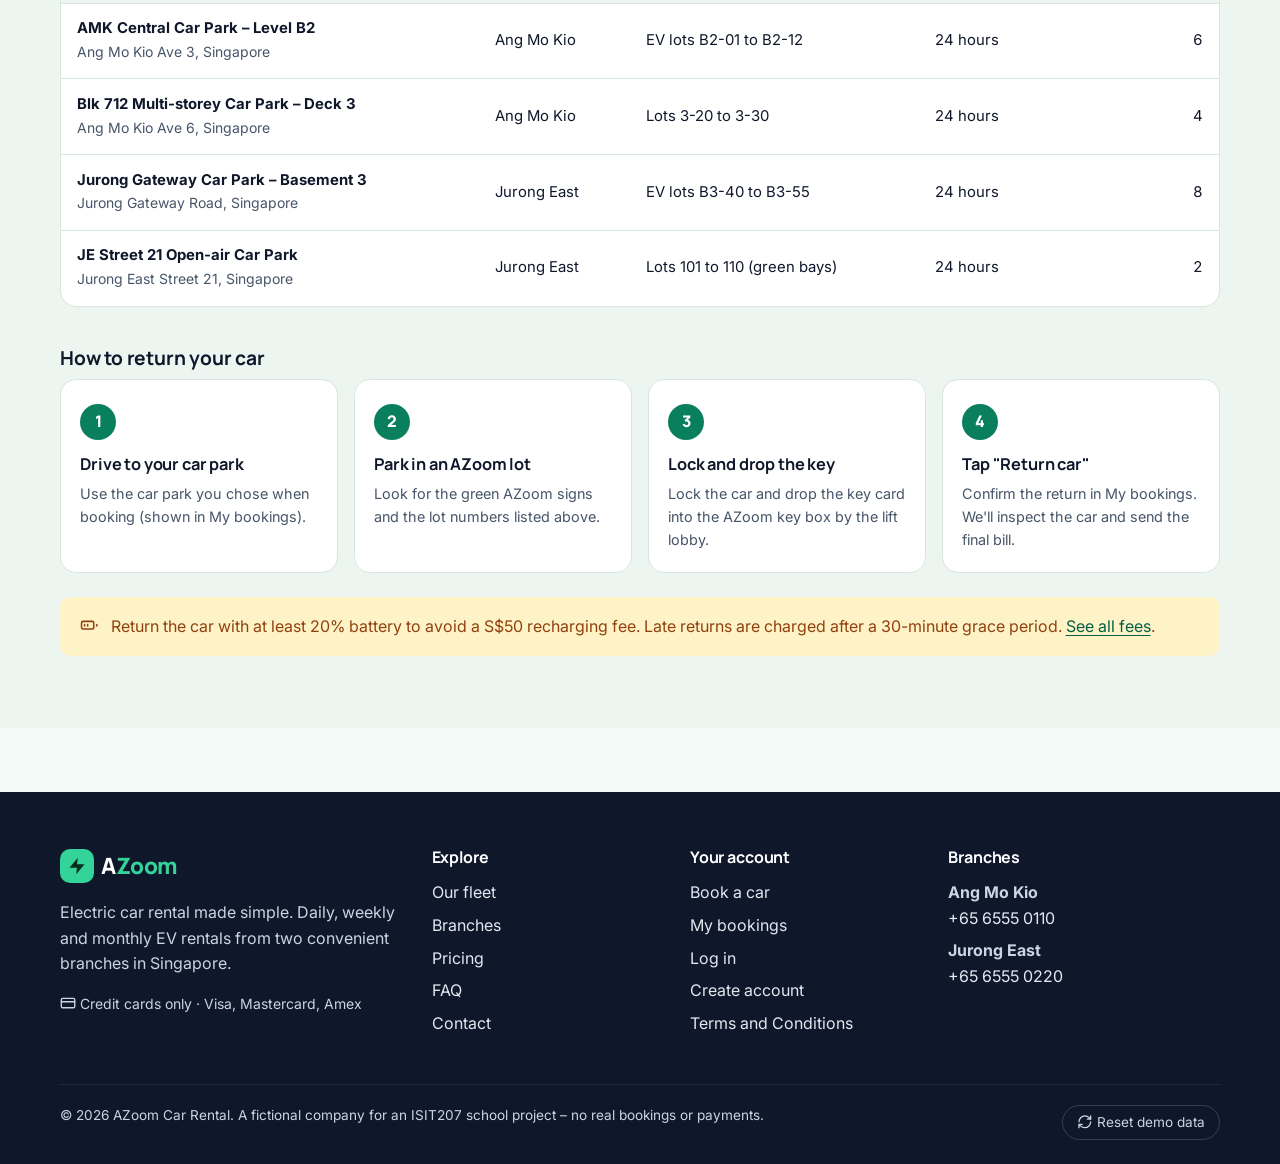
<file: branches.html>
<!DOCTYPE html>
<html lang="en">
<head>
  <meta charset="utf-8">
  <meta name="viewport" content="width=device-width, initial-scale=1">
  <title>Branches and return car parks – AZoom Car Rental</title>
  <meta name="description" content="AZoom branches in Ang Mo Kio and Jurong East: addresses, opening hours, maps and designated return car parks.">
  <link rel="icon" href="images/favicon.svg" type="image/svg+xml">
  <link rel="preconnect" href="https://fonts.googleapis.com">
  <link rel="preconnect" href="https://fonts.gstatic.com" crossorigin>
  <link rel="stylesheet" href="https://fonts.googleapis.com/css2?family=Inter:wght@400;500;600;700&family=Manrope:wght@600;700;800&display=swap">
  <link rel="stylesheet" href="css/styles.css">
  <script>
    try {
      document.documentElement.setAttribute(
        "data-theme",
        localStorage.getItem("azoom_theme") ||
          (matchMedia("(prefers-color-scheme: dark)").matches ? "dark" : "light")
      );
    } catch (e) {}
  </script>
</head>
<body data-page="branches">
  <div id="site-header"></div>

  <main id="main">
    <section class="page-banner">
      <div class="container">
        <nav class="breadcrumb" aria-label="Breadcrumb"><a href="index.html">Home</a> / Branches</nav>
        <h1>Branches and car parks</h1>
        <p>Pick up your car at one of our two offices. When you're done, return it to any designated AZoom car park.</p>
      </div>
    </section>

    <section class="section">
      <div class="container">
        <div class="grid grid-2" id="branch-list"></div>
      </div>
    </section>

    <section class="section section-alt" aria-labelledby="carparks-title">
      <div class="container">
        <div class="section-head">
          <span class="eyebrow">Returns</span>
          <h2 id="carparks-title">Designated return car parks</h2>
          <p>Cars must be returned to one of these car parks. You choose your return car park when you book, and you can change it later in My bookings.</p>
        </div>
        <div class="table-wrap">
          <table class="table">
            <caption class="sr-only">Return car parks</caption>
            <thead><tr><th scope="col">Car park</th><th scope="col">Branch</th><th scope="col">Lots</th><th scope="col">Open</th><th scope="col" class="num">EV chargers</th></tr></thead>
            <tbody id="carpark-rows"></tbody>
          </table>
        </div>

        <h3 class="mt-4">How to return your car</h3>
        <ol class="steps steps-4">
          <li class="step"><div class="step-num">1</div><h3>Drive to your car park</h3><p>Use the car park you chose when booking (shown in My bookings).</p></li>
          <li class="step"><div class="step-num">2</div><h3>Park in an AZoom lot</h3><p>Look for the green AZoom signs and the lot numbers listed above.</p></li>
          <li class="step"><div class="step-num">3</div><h3>Lock and drop the key</h3><p>Lock the car and drop the key card into the AZoom key box by the lift lobby.</p></li>
          <li class="step"><div class="step-num">4</div><h3>Tap "Return car"</h3><p>Confirm the return in My bookings. We'll inspect the car and send the final bill.</p></li>
        </ol>
        <div class="alert alert-warning mt-3"><span data-icon="battery"></span><p>Return the car with at least 20% battery to avoid a S$50 recharging fee. Late returns are charged after a 30-minute grace period. <a href="pricing.html">See all fees</a>.</p></div>
      </div>
    </section>
  </main>

  <div id="site-footer"></div>

  <script src="js/data.js"></script>
  <script src="js/pricing.js"></script>
  <script src="js/core.js"></script>
  <script>
    function renderBranches() {
      document.getElementById("branch-list").innerHTML = BRANCHES.map(b => {
        const carparks = CARPARKS.filter(c => c.branchId === b.id);
        return `
          <article class="card">
            <iframe class="map-embed" title="Map of AZoom ${b.name} branch" loading="lazy"
              src="https://maps.google.com/maps?q=${b.mapQuery}&z=16&output=embed"></iframe>
            <div class="card-body">
              <h2 class="h3">AZoom ${b.name}</h2>
              <ul class="info-list">
                <li>${icon("pin")}<span>${b.address}</span></li>
                <li>${icon("car")}<span>${b.mrt}</span></li>
                <li>${icon("phone")}<a href="tel:${b.phone.replace(/\s/g, "")}">${b.phone}</a></li>
                <li>${icon("mail")}<a href="mailto:${b.email}">${b.email}</a></li>
              </ul>
              <h3 class="mt-2">${icon("clock")} Opening hours</h3>
              <table class="hours-table"><caption class="sr-only">Opening hours for ${b.name}</caption>
                ${b.hours.map(h => `<tr><td>${h[0]}</td><td>${h[1]}</td></tr>`).join("")}
              </table>
              <h3 class="mt-2">${icon("parking")} Return car parks</h3>
              <ul>${carparks.map(c => `<li>${c.name}</li>`).join("")}</ul>
              <a class="btn btn-primary mt-1" href="booking.html?branch=${b.id}">Book at ${b.name}</a>
            </div>
          </article>`;
      }).join("");

      document.getElementById("carpark-rows").innerHTML = CARPARKS.map(
        c => `
        <tr>
          <td><strong>${c.name}</strong><br><span class="small text-muted">${c.address}</span></td>
          <td>${getBranch(c.branchId).name}</td>
          <td>${c.lots}</td>
          <td>${c.hours}</td>
          <td class="num">${c.chargers}</td>
        </tr>`
      ).join("");
    }
    document.addEventListener("DOMContentLoaded", renderBranches);
  </script>
</body>
</html>
</file>
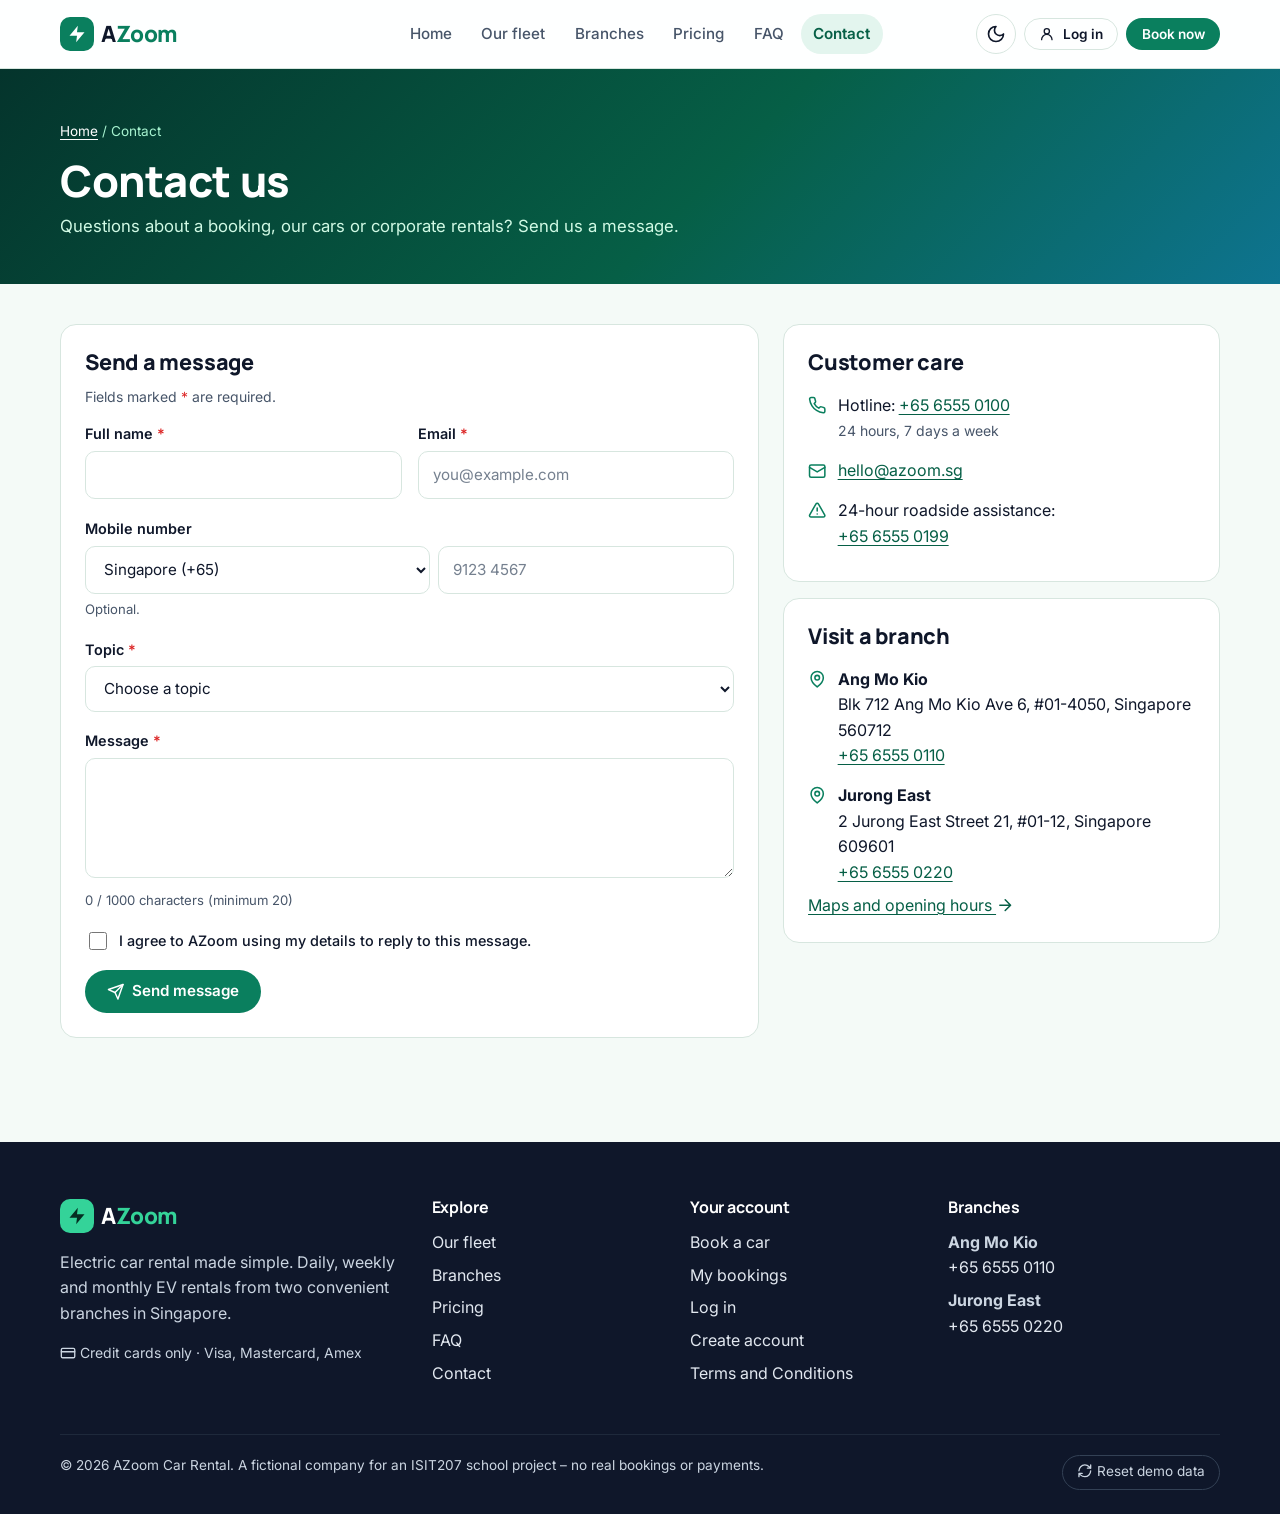
<file: contact.html>
<!DOCTYPE html>
<html lang="en">
<head>
  <meta charset="utf-8">
  <meta name="viewport" content="width=device-width, initial-scale=1">
  <title>Contact us – AZoom Car Rental</title>
  <meta name="description" content="Get in touch with AZoom Car Rental.">
  <link rel="icon" href="images/favicon.svg" type="image/svg+xml">
  <link rel="preconnect" href="https://fonts.googleapis.com">
  <link rel="preconnect" href="https://fonts.gstatic.com" crossorigin>
  <link rel="stylesheet" href="https://fonts.googleapis.com/css2?family=Inter:wght@400;500;600;700&family=Manrope:wght@600;700;800&display=swap">
  <link rel="stylesheet" href="css/styles.css">
  <script>
    try {
      document.documentElement.setAttribute(
        "data-theme",
        localStorage.getItem("azoom_theme") ||
          (matchMedia("(prefers-color-scheme: dark)").matches ? "dark" : "light")
      );
    } catch (e) {}
  </script>
</head>
<body data-page="contact">
  <div id="site-header"></div>

  <main id="main">
    <section class="page-banner">
      <div class="container">
        <nav class="breadcrumb" aria-label="Breadcrumb"><a href="index.html">Home</a> / Contact</nav>
        <h1>Contact us</h1>
        <p>Questions about a booking, our cars or corporate rentals? Send us a message.</p>
      </div>
    </section>

    <section class="section-sm">
      <div class="container grid contact-grid">
        <div class="panel">
          <h2 class="h3">Send a message</h2>
          <p class="text-muted small">Fields marked <span class="required"></span> are required.</p>

          <form id="contact-form" novalidate>
            <div class="form-row">
              <div class="form-group">
                <label for="c-name" class="required">Full name</label>
                <input type="text" id="c-name" name="name" autocomplete="name" required>
              </div>
              <div class="form-group">
                <label for="c-email" class="required">Email</label>
                <input type="email" id="c-email" name="email" autocomplete="email" required placeholder="you@example.com">
              </div>
            </div>
            <div class="form-group">
              <label for="c-phone">Mobile number</label>
              <div class="phone-group">
                <select id="c-country-code" name="countryCode" aria-label="Country code" autocomplete="tel-country-code"></select>
                <input type="tel" id="c-phone" name="phone" autocomplete="tel-national" placeholder="9123 4567">
              </div>
              <p class="hint">Optional.</p>
            </div>
            <div class="form-group">
              <label for="c-topic" class="required">Topic</label>
              <select id="c-topic" name="topic" required>
                <option value="">Choose a topic</option>
                <option>New booking</option>
                <option>Existing booking</option>
                <option>Billing or damage charge</option>
                <option>Corporate or long-term rental</option>
                <option>Feedback</option>
                <option>Other</option>
              </select>
            </div>
            <div class="form-group" id="ref-group" hidden>
              <label for="c-ref" class="required">Booking reference</label>
              <input type="text" id="c-ref" name="ref" placeholder="AZ-7Q4K2M" style="text-transform:uppercase">
            </div>
            <div class="form-group">
              <label for="c-message" class="required">Message</label>
              <textarea id="c-message" name="message" maxlength="1000" required aria-describedby="c-count"></textarea>
              <p class="hint" id="c-count">0 / 1000 characters (minimum 20)</p>
            </div>
            <div class="form-group">
              <label class="check"><input type="checkbox" name="consent" id="c-consent"> I agree to AZoom using my details to reply to this message.</label>
            </div>
            <button type="submit" class="btn btn-primary"><span data-icon="send"></span> Send message</button>
          </form>
        </div>

        <aside>
          <div class="panel mb-2">
            <h2 class="h3">Customer care</h2>
            <ul class="info-list">
              <li><span data-icon="phone"></span><span>Hotline: <a href="tel:+6565550100">+65 6555 0100</a><br><span class="small text-muted">24 hours, 7 days a week</span></span></li>
              <li><span data-icon="mail"></span><a href="mailto:hello@azoom.sg">hello@azoom.sg</a></li>
              <li><span data-icon="alert"></span><span>24-hour roadside assistance:<br><a href="tel:+6565550199">+65 6555 0199</a></span></li>
            </ul>
          </div>
          <div class="panel">
            <h2 class="h3">Visit a branch</h2>
            <ul class="info-list" id="contact-branches"></ul>
            <a href="branches.html">Maps and opening hours <span data-icon="arrow-right"></span></a>
          </div>
        </aside>
      </div>
    </section>
  </main>

  <div id="site-footer"></div>

  <script src="js/data.js"></script>
  <script src="js/pricing.js"></script>
  <script src="js/core.js"></script>
  <script src="js/validation.js"></script>
  <script src="js/contact.js"></script>
</body>
</html>
</file>
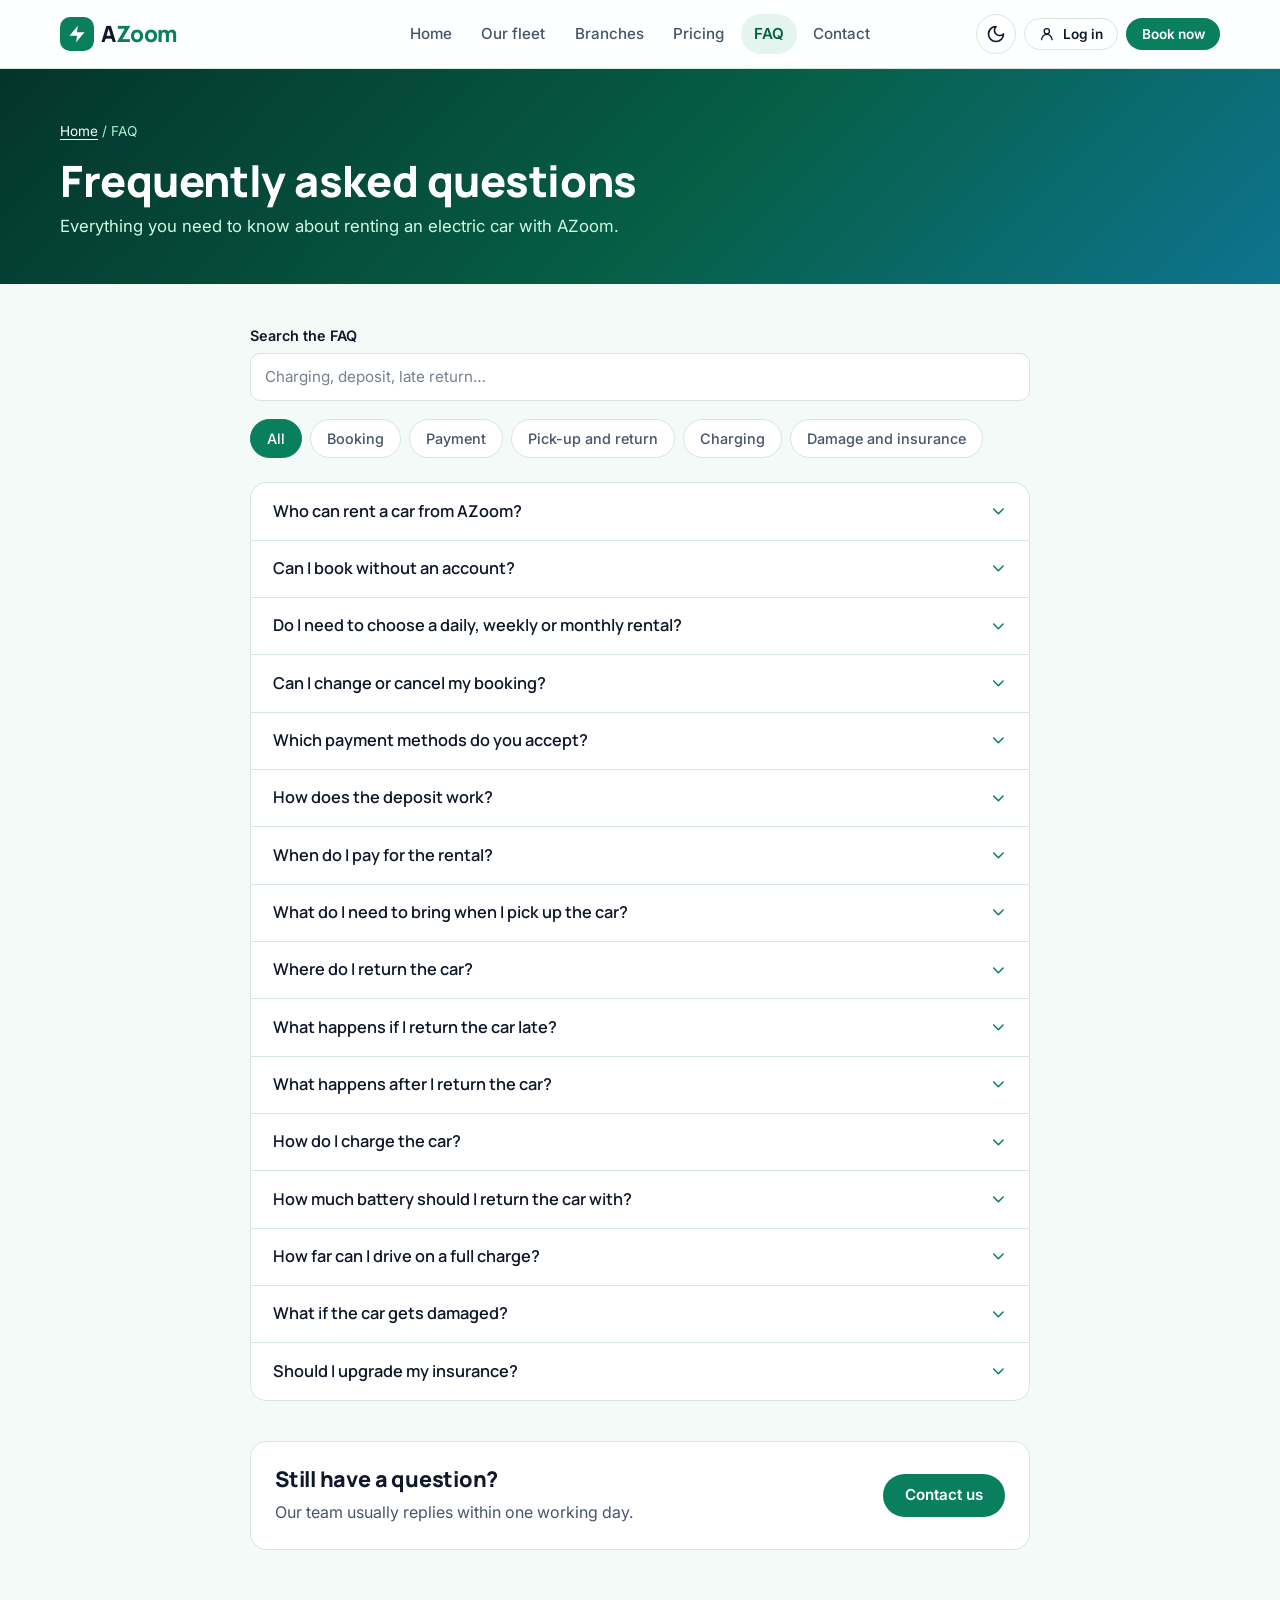
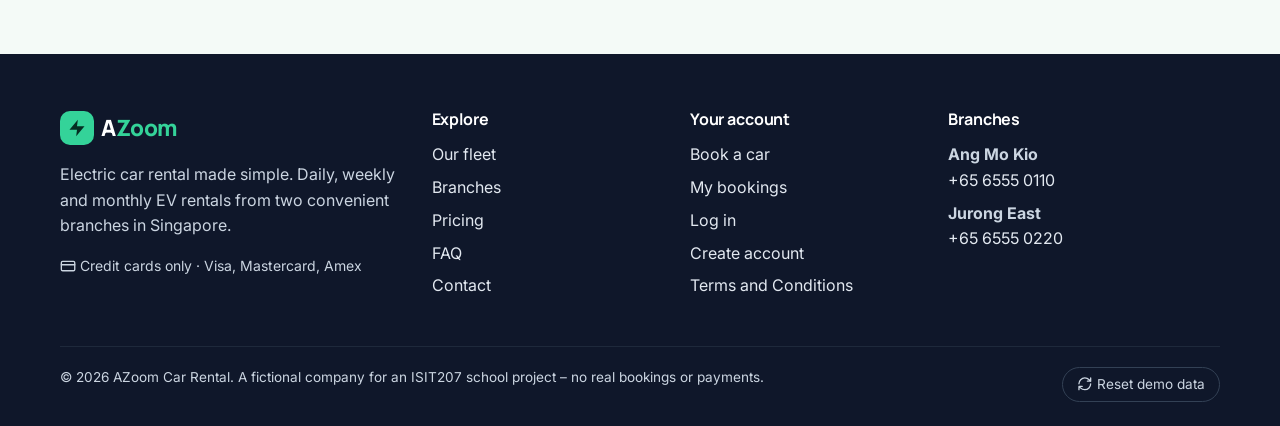
<file: faq.html>
<!DOCTYPE html>
<html lang="en">
<head>
  <meta charset="utf-8">
  <meta name="viewport" content="width=device-width, initial-scale=1">
  <title>FAQ – AZoom Car Rental</title>
  <meta name="description" content="Answers to common questions about renting, charging and returning an AZoom electric car.">
  <link rel="icon" href="images/favicon.svg" type="image/svg+xml">
  <link rel="preconnect" href="https://fonts.googleapis.com">
  <link rel="preconnect" href="https://fonts.gstatic.com" crossorigin>
  <link rel="stylesheet" href="https://fonts.googleapis.com/css2?family=Inter:wght@400;500;600;700&family=Manrope:wght@600;700;800&display=swap">
  <link rel="stylesheet" href="css/styles.css">
  <script>
    try {
      document.documentElement.setAttribute(
        "data-theme",
        localStorage.getItem("azoom_theme") ||
          (matchMedia("(prefers-color-scheme: dark)").matches ? "dark" : "light")
      );
    } catch (e) {}
  </script>
</head>
<body data-page="faq">
  <div id="site-header"></div>

  <main id="main">
    <section class="page-banner">
      <div class="container">
        <nav class="breadcrumb" aria-label="Breadcrumb"><a href="index.html">Home</a> / FAQ</nav>
        <h1>Frequently asked questions</h1>
        <p>Everything you need to know about renting an electric car with AZoom.</p>
      </div>
    </section>

    <section class="section-sm">
      <div class="container container-narrow">
        <div class="form-group">
          <label for="faq-search">Search the FAQ</label>
          <input type="search" id="faq-search" placeholder="Charging, deposit, late return…">
        </div>
        <div class="faq-cats" role="group" aria-label="Filter by topic" id="faq-cats"></div>
        <div class="accordion" id="faq-list"></div>
        <p class="empty-state mt-2" id="faq-empty" hidden>No questions match your search. <a href="contact.html">Ask us directly</a>.</p>

        <div class="panel mt-4 flex flex-wrap between">
          <div>
            <h2 class="h3 mb-1">Still have a question?</h2>
            <p class="mb-0 text-muted">Our team usually replies within one working day.</p>
          </div>
          <a class="btn btn-primary" href="contact.html">Contact us</a>
        </div>
      </div>
    </section>
  </main>

  <div id="site-footer"></div>

  <script src="js/data.js"></script>
  <script src="js/pricing.js"></script>
  <script src="js/core.js"></script>
  <script src="js/faq.js"></script>
</body>
</html>
</file>
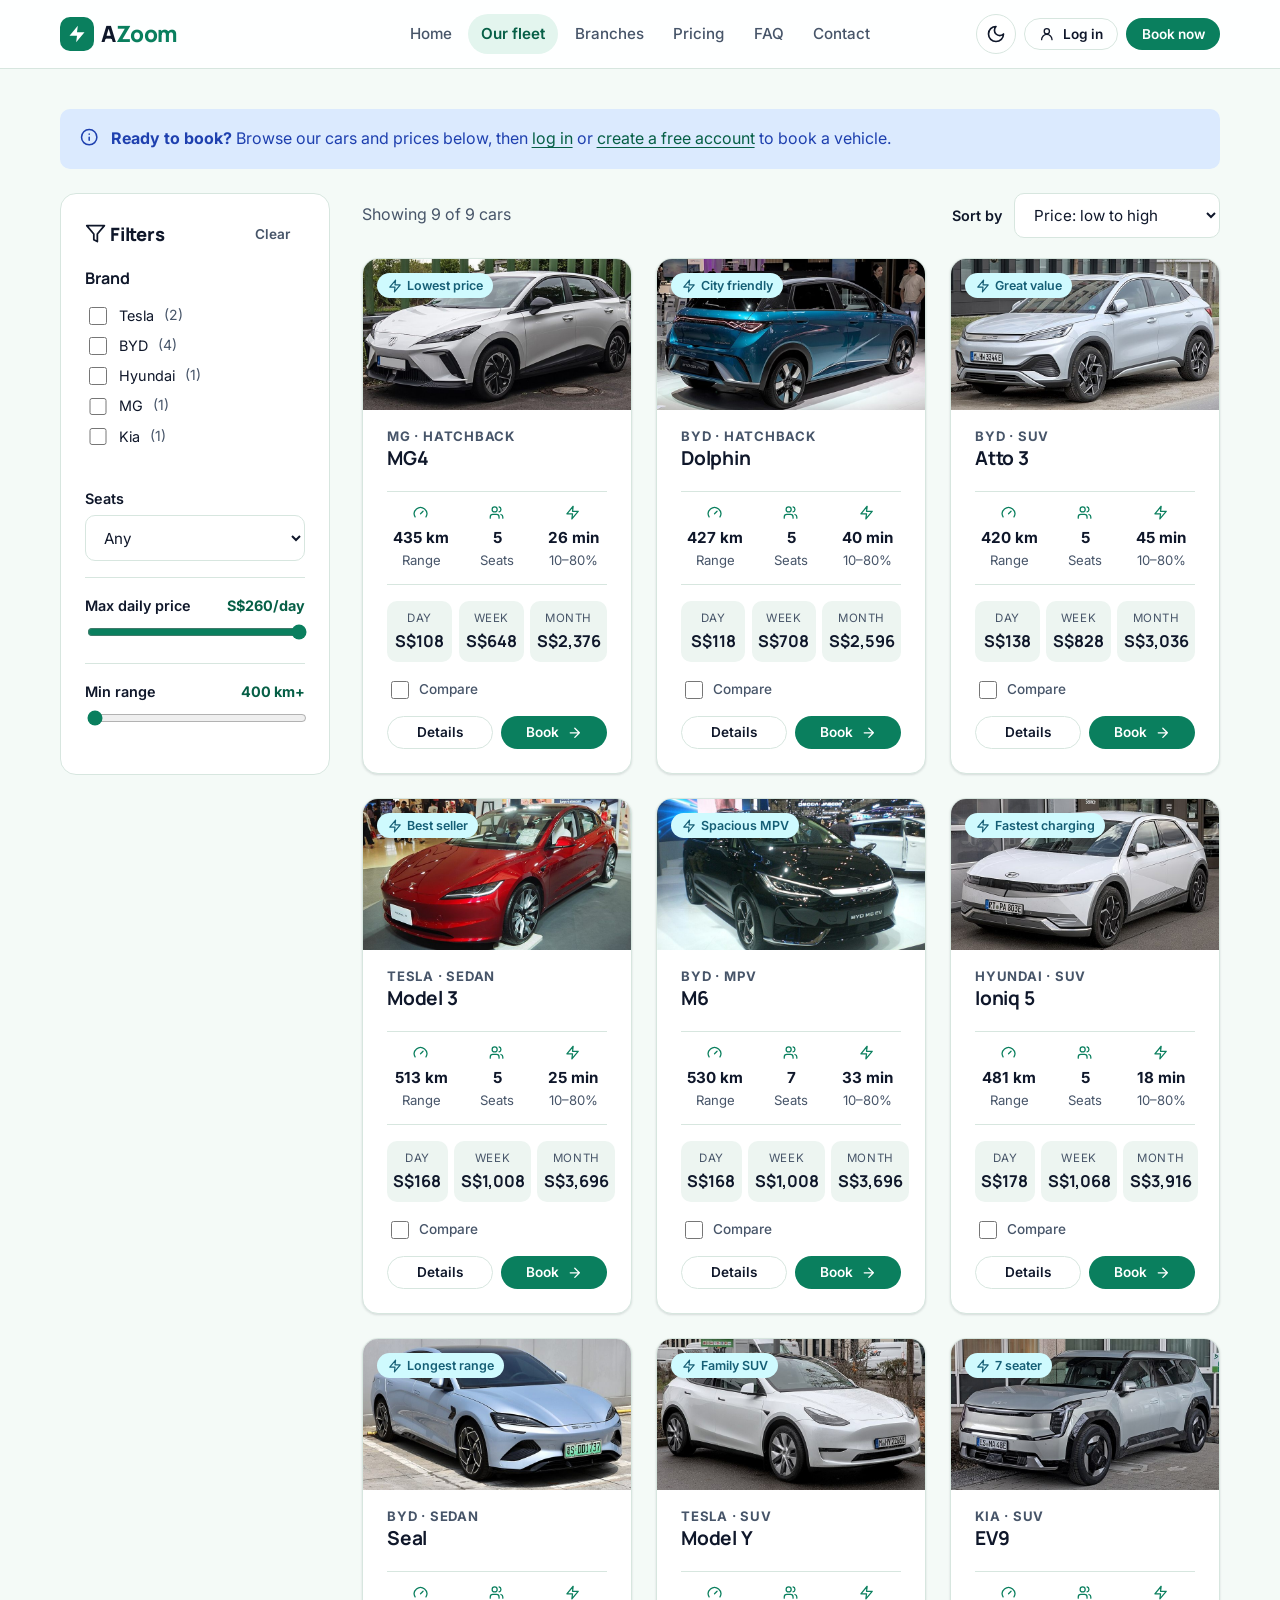
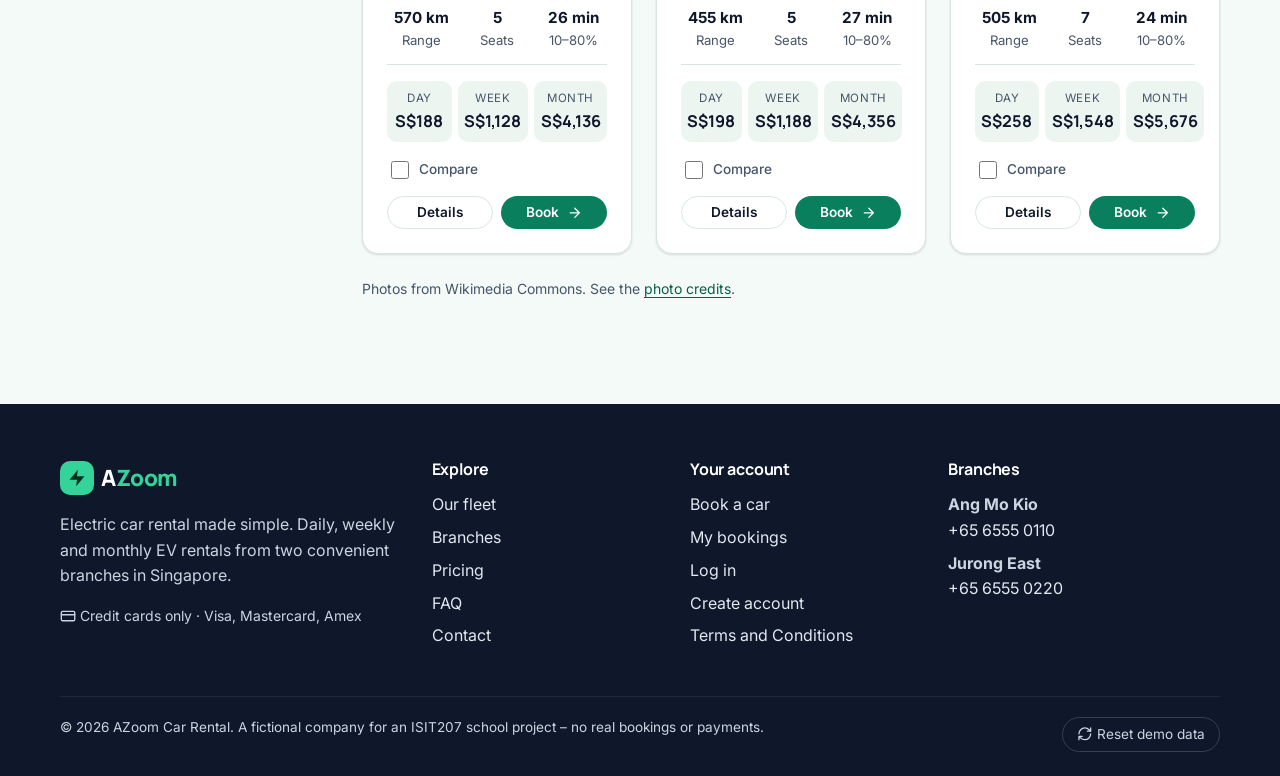
<file: fleet.html>
<!DOCTYPE html>
<html lang="en">
<head>
  <meta charset="utf-8">
  <meta name="viewport" content="width=device-width, initial-scale=1">
  <title>Our fleet – AZoom Car Rental</title>
  <meta name="description" content="Browse, filter and compare AZoom's electric cars: Tesla, BYD, Hyundai, MG and Kia.">
  <link rel="icon" href="images/favicon.svg" type="image/svg+xml">
  <link rel="preconnect" href="https://fonts.googleapis.com">
  <link rel="preconnect" href="https://fonts.gstatic.com" crossorigin>
  <link rel="stylesheet" href="https://fonts.googleapis.com/css2?family=Inter:wght@400;500;600;700&family=Manrope:wght@600;700;800&display=swap">
  <link rel="stylesheet" href="css/styles.css">
  <script>
    try {
      document.documentElement.setAttribute(
        "data-theme",
        localStorage.getItem("azoom_theme") ||
          (matchMedia("(prefers-color-scheme: dark)").matches ? "dark" : "light")
      );
    } catch (e) {}
  </script>
</head>
<body data-page="fleet">
  <div id="site-header"></div>

  <main id="main">
    <section class="section-sm">
      <h1 class="sr-only">Our electric fleet</h1>
      <div class="container" id="login-banner" hidden>
        <div class="alert mb-3">
          <span data-icon="info"></span>
          <p><strong>Ready to book?</strong> Browse our cars and prices below, then <a href="login.html?next=fleet.html">log in</a> or <a href="register.html?next=fleet.html">create a free account</a> to book a vehicle.</p>
        </div>
      </div>
      <div class="container fleet-layout">
        <aside class="panel filters" id="filter-panel" aria-labelledby="filter-title">
          <div class="flex between mb-2">
            <h2 id="filter-title" class="mb-0"><span data-icon="filter"></span> Filters</h2>
            <div class="flex">
              <button type="button" class="btn btn-ghost btn-sm" id="clear-filters">Clear</button>
              <button type="button" class="icon-btn filters-close" id="close-filters" aria-label="Close filters"><span data-icon="x"></span></button>
            </div>
          </div>
          <form id="filters" onsubmit="return false">
            <fieldset class="filter-group">
              <legend>Brand</legend>
              <div id="brand-filters"></div>
            </fieldset>
            <div class="filter-group">
              <label for="f-seats">Seats</label>
              <select id="f-seats" name="seats">
                <option value="0">Any</option>
                <option value="5">5 or more</option>
                <option value="7">7 seats</option>
              </select>
            </div>
            <div class="filter-group">
              <div class="range-row"><label for="f-price" class="mb-0">Max daily price</label><output id="f-price-out" for="f-price"></output></div>
              <input type="range" id="f-price" name="price" step="10">
            </div>
            <div class="filter-group">
              <div class="range-row"><label for="f-range" class="mb-0">Min range</label><output id="f-range-out" for="f-range"></output></div>
              <input type="range" id="f-range" name="range" min="400" max="580" step="10" value="400">
            </div>
          </form>
          <button type="button" class="btn btn-primary btn-block filters-done" id="show-results">Show cars</button>
        </aside>

        <div>
          <div class="filter-bar">
            <button type="button" class="btn btn-outline btn-sm" id="open-filters" aria-expanded="false" aria-controls="filter-panel">
              <span data-icon="filter"></span> Filters <span class="filter-count" id="filter-count" hidden></span>
            </button>
            <span class="small text-muted" id="filter-bar-count"></span>
          </div>
          <div class="toolbar">
            <p class="mb-0 text-muted" id="result-count" aria-live="polite"></p>
            <div class="flex">
              <label for="sort" class="mb-0">Sort by</label>
              <select id="sort">
                <option value="price-asc">Price: low to high</option>
                <option value="price-desc">Price: high to low</option>
                <option value="range-desc">Range: longest first</option>
                <option value="charge-asc">Charging: fastest first</option>
                <option value="seats-desc">Seats: most first</option>
                <option value="name-asc">Name: A–Z</option>
              </select>
            </div>
          </div>
          <div class="grid grid-3" id="car-grid"></div>
          <p class="small text-muted mt-3 mb-0">Photos from Wikimedia Commons. See the <a href="terms.html#credits">photo credits</a>.</p>
        </div>
      </div>
    </section>

    <div class="compare-bar no-print" id="compare-bar" hidden>
      <span id="compare-text"></span>
      <button type="button" class="btn btn-ghost btn-sm" id="compare-clear" style="color:#CBD5E1">Clear</button>
      <button type="button" class="btn btn-primary btn-sm" id="compare-open"><span data-icon="columns"></span> Compare</button>
    </div>
  </main>

  <div id="site-footer"></div>

  <script src="js/data.js"></script>
  <script src="js/pricing.js"></script>
  <script src="js/core.js"></script>
  <script src="js/cars.js"></script>
  <script src="js/fleet.js"></script>
</body>
</html>
</file>
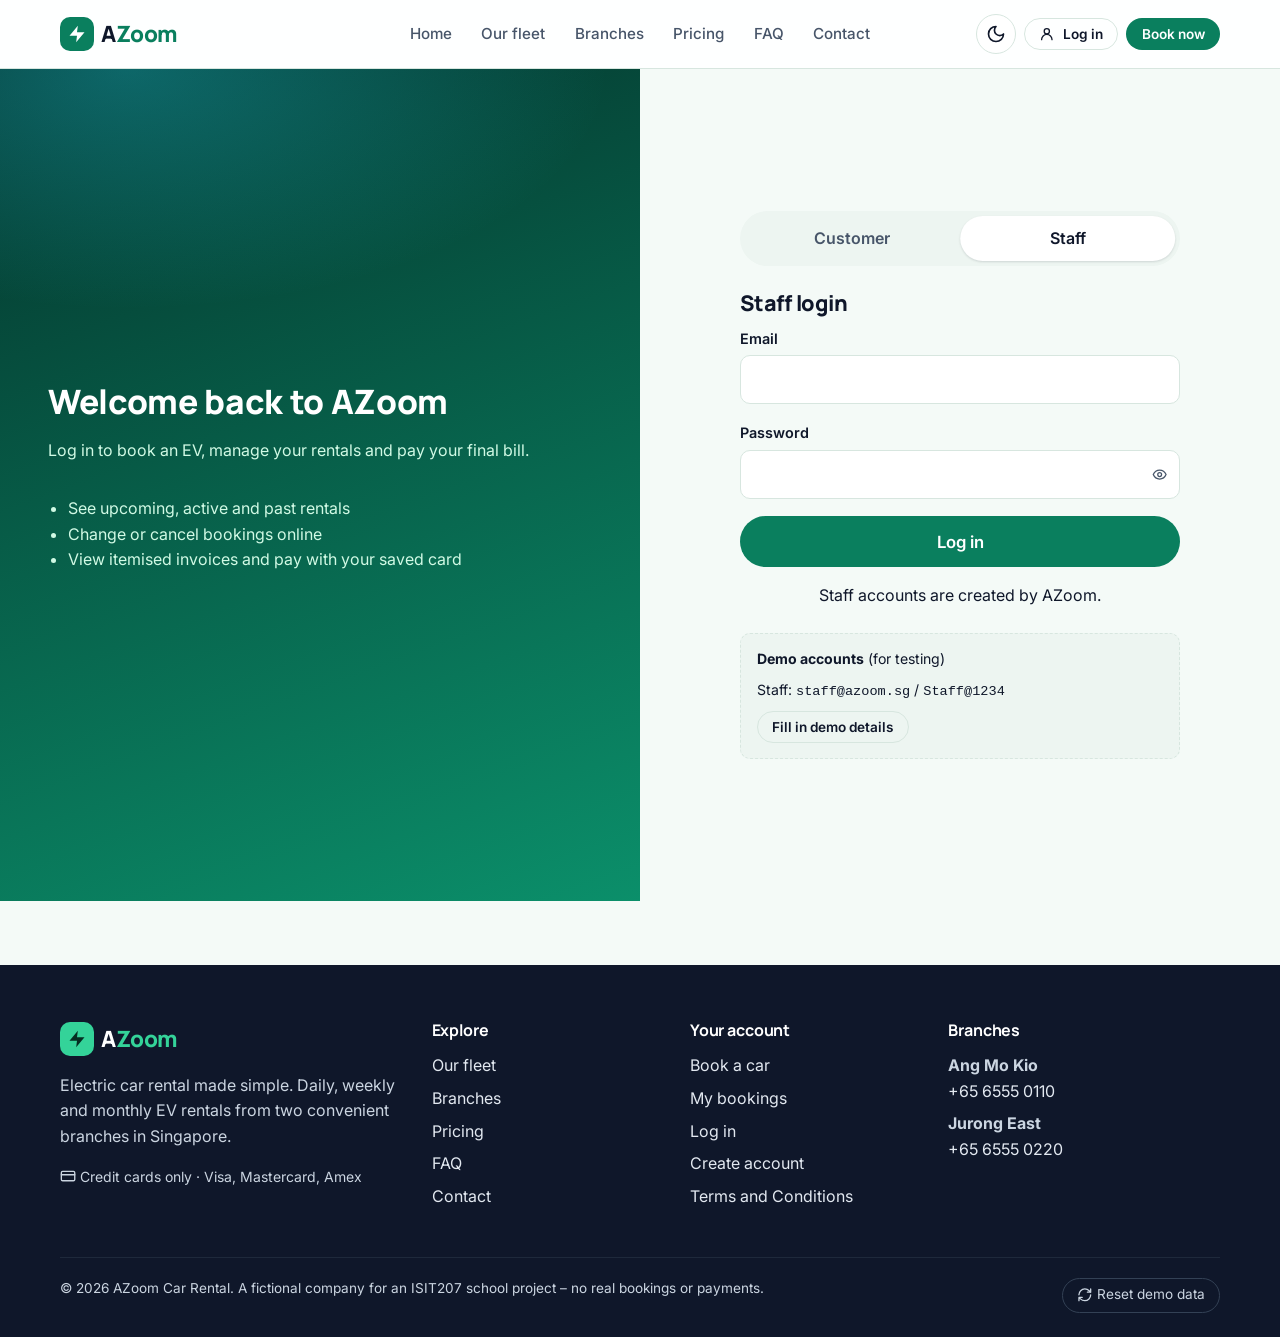
<file: inspection.html>
<!DOCTYPE html>
<html lang="en">
<head>
  <meta charset="utf-8">
  <meta name="viewport" content="width=device-width, initial-scale=1">
  <title>Vehicle inspection – AZoom staff</title>
  <link rel="icon" href="images/favicon.svg" type="image/svg+xml">
  <link rel="preconnect" href="https://fonts.googleapis.com">
  <link rel="preconnect" href="https://fonts.gstatic.com" crossorigin>
  <link rel="stylesheet" href="https://fonts.googleapis.com/css2?family=Inter:wght@400;500;600;700&family=Manrope:wght@600;700;800&display=swap">
  <link rel="stylesheet" href="css/styles.css">
  <script>
    try {
      document.documentElement.setAttribute(
        "data-theme",
        localStorage.getItem("azoom_theme") ||
          (matchMedia("(prefers-color-scheme: dark)").matches ? "dark" : "light")
      );
    } catch (e) {}
  </script>
</head>
<body data-page="inspection">
  <div id="site-header"></div>

  <main id="main">
    <section class="section-sm">
      <div class="container">
        <h1 class="h3">Vehicle inspection</h1>

        <div class="panel mb-3" id="picker">
          <form id="pick-form" class="flex flex-wrap" novalidate style="align-items:flex-end">
            <div class="form-group mb-0" style="flex:1;min-width:240px">
              <label for="pick-ref">Returned car waiting for inspection</label>
              <select id="pick-ref" name="ref"></select>
            </div>
            <button type="submit" class="btn btn-primary">Start inspection</button>
          </form>
        </div>

        <form id="inspect-form" novalidate hidden>
          <div class="panel mb-3" id="booking-info"></div>

          <div class="panel mb-3">
            <h2 class="h4">Readings</h2>
            <div class="form-row">
              <div class="form-group">
                <label for="i-mileage" class="required">Ending mileage (km)</label>
                <input type="number" id="i-mileage" name="mileage" min="0">
                <p class="hint" id="i-mileage-hint"></p>
              </div>
              <div class="form-group">
                <div class="range-row"><label for="i-battery" class="required mb-0">Ending battery</label><output id="i-battery-out" for="i-battery"></output></div>
                <input type="range" id="i-battery" name="battery" min="0" max="100" step="1" value="50">
                <p class="hint" id="i-battery-hint" aria-live="polite"></p>
              </div>
            </div>
          </div>

          <h2 class="h4">Damage checklist</h2>
          <p class="text-muted small">Tick "Damage found" for any area with new damage, then choose the type and severity and add photos.</p>
          <div class="area-grid mb-3" id="areas"></div>

          <div class="panel mb-3">
            <div class="form-group">
              <label for="i-notes">Inspector notes</label>
              <textarea id="i-notes" name="notes" placeholder="Describe any damage, cleanliness or missing items."></textarea>
            </div>
            <ul class="line-items" id="inspect-totals" aria-live="polite"></ul>
          </div>

          <div class="flex flex-wrap between">
            <a class="btn btn-ghost" href="staff-dashboard.html#returns"><span data-icon="arrow-left"></span> Back to returns</a>
            <button type="submit" class="btn btn-primary btn-lg"><span data-icon="receipt"></span> Save inspection and generate bill</button>
          </div>
        </form>
      </div>
    </section>
  </main>

  <div id="site-footer"></div>

  <script src="js/data.js"></script>
  <script src="js/pricing.js"></script>
  <script src="js/core.js"></script>
  <script src="js/validation.js"></script>
  <script src="js/summary.js"></script>
  <script src="js/inspection.js"></script>
</body>
</html>
</file>
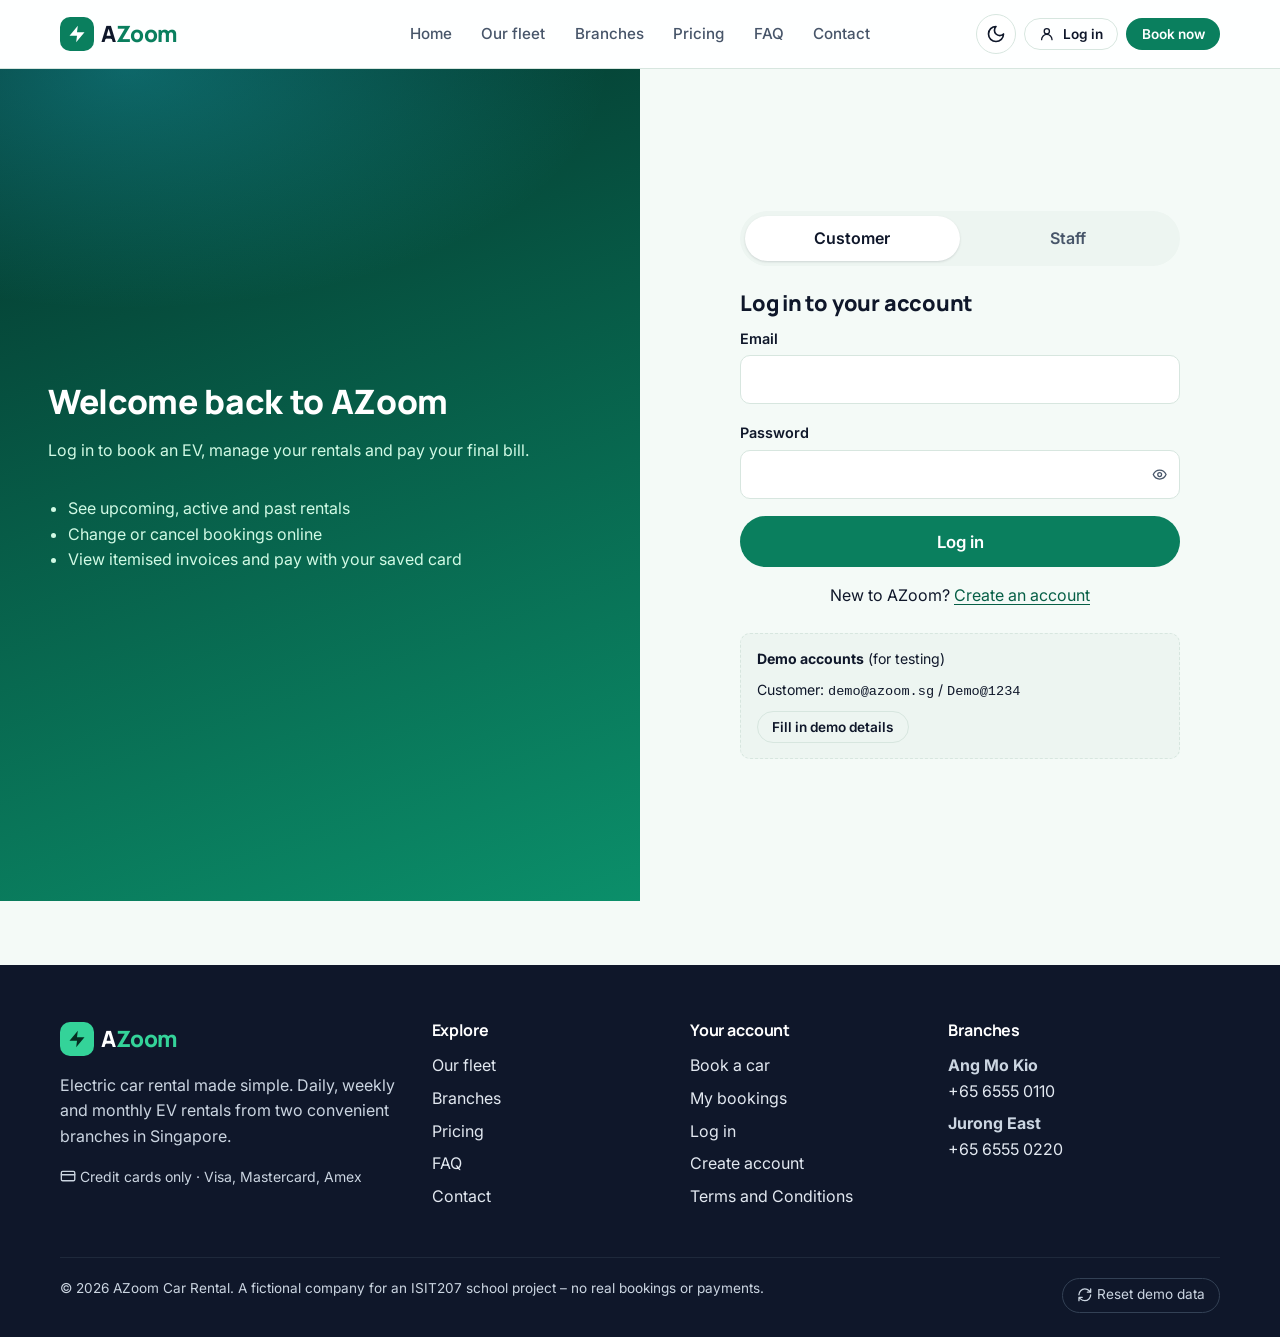
<file: invoice.html>
<!DOCTYPE html>
<html lang="en">
<head>
  <meta charset="utf-8">
  <meta name="viewport" content="width=device-width, initial-scale=1">
  <title>Invoice – AZoom Car Rental</title>
  <link rel="icon" href="images/favicon.svg" type="image/svg+xml">
  <link rel="preconnect" href="https://fonts.googleapis.com">
  <link rel="preconnect" href="https://fonts.gstatic.com" crossorigin>
  <link rel="stylesheet" href="https://fonts.googleapis.com/css2?family=Inter:wght@400;500;600;700&family=Manrope:wght@600;700;800&display=swap">
  <link rel="stylesheet" href="css/styles.css">
  <script>
    try {
      document.documentElement.setAttribute(
        "data-theme",
        localStorage.getItem("azoom_theme") ||
          (matchMedia("(prefers-color-scheme: dark)").matches ? "dark" : "light")
      );
    } catch (e) {}
  </script>
</head>
<body data-page="invoice">
  <div id="site-header"></div>

  <main id="main">
    <section class="section-sm">
      <div class="container" style="max-width:960px">
        <div class="flex flex-wrap between mb-2 no-print">
          <a href="my-bookings.html" id="back-link"><span data-icon="arrow-left"></span> Back to My bookings</a>
          <button type="button" class="btn btn-outline btn-sm" id="print-btn"><span data-icon="print"></span> Print</button>
        </div>
        <div id="pay-box" class="no-print"></div>
        <article class="invoice" id="invoice" aria-live="polite"></article>
      </div>
    </section>
  </main>

  <div id="site-footer"></div>

  <script src="js/data.js"></script>
  <script src="js/pricing.js"></script>
  <script src="js/core.js"></script>
  <script src="js/summary.js"></script>
  <script src="js/invoice.js"></script>
</body>
</html>
</file>
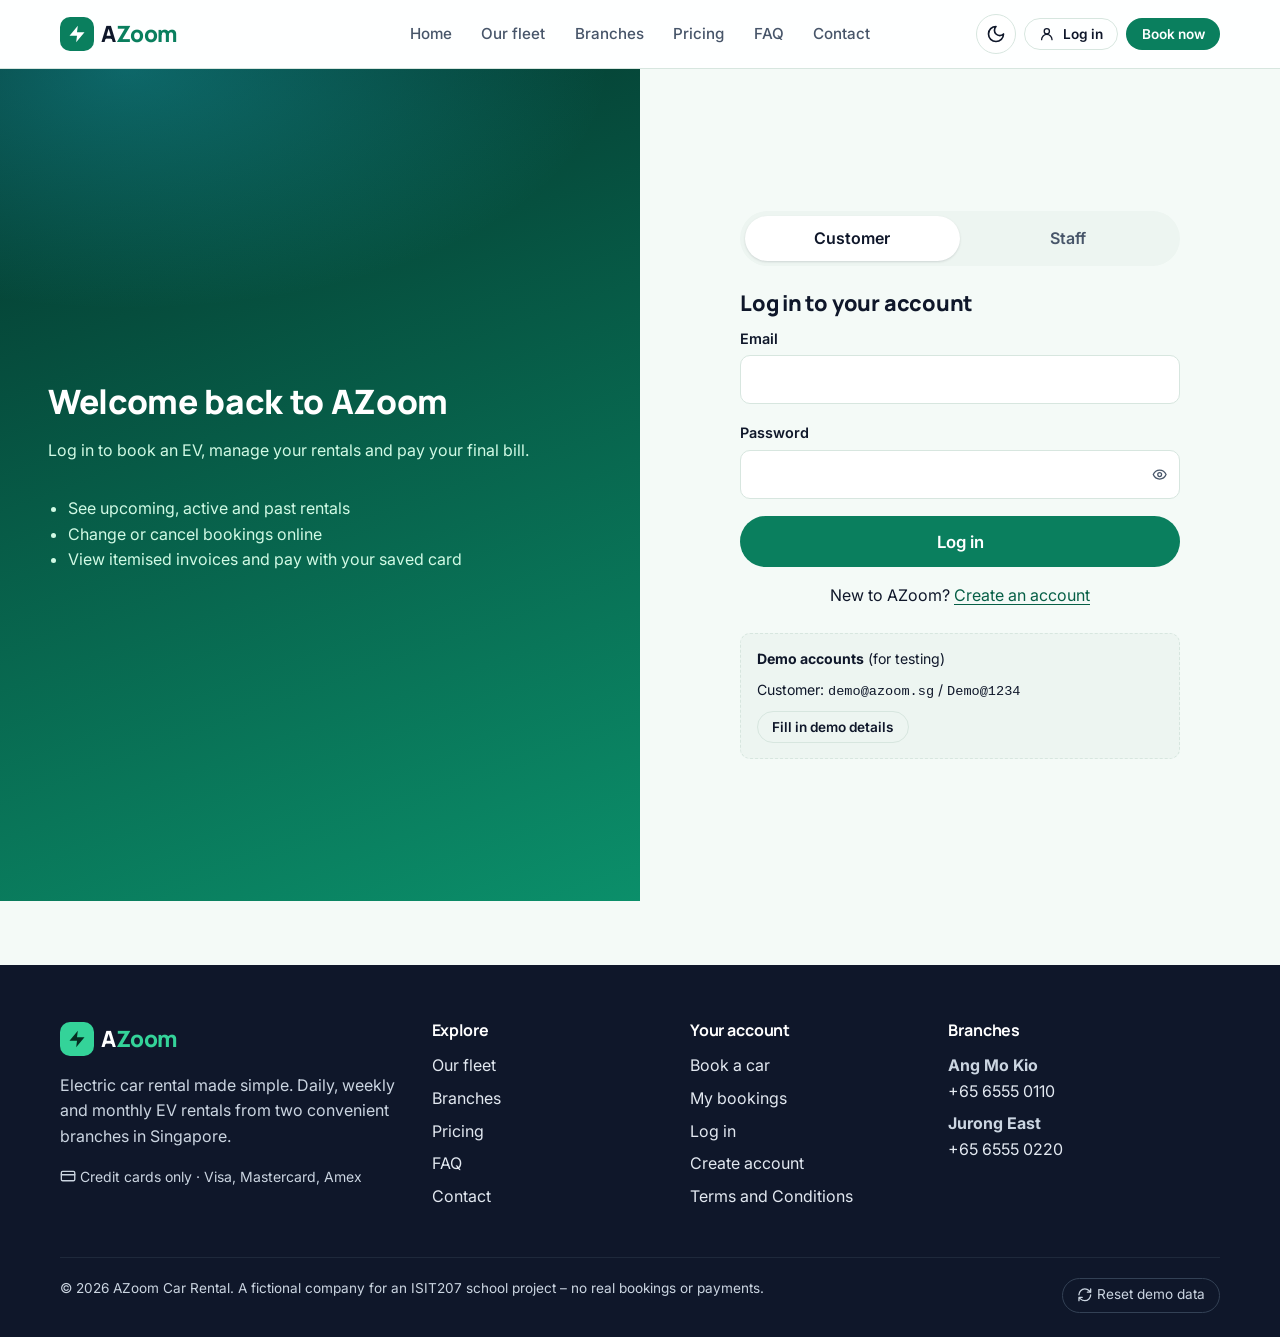
<file: login.html>
<!DOCTYPE html>
<html lang="en">
<head>
  <meta charset="utf-8">
  <meta name="viewport" content="width=device-width, initial-scale=1">
  <title>Log in – AZoom Car Rental</title>
  <link rel="icon" href="images/favicon.svg" type="image/svg+xml">
  <link rel="preconnect" href="https://fonts.googleapis.com">
  <link rel="preconnect" href="https://fonts.gstatic.com" crossorigin>
  <link rel="stylesheet" href="https://fonts.googleapis.com/css2?family=Inter:wght@400;500;600;700&family=Manrope:wght@600;700;800&display=swap">
  <link rel="stylesheet" href="css/styles.css">
  <script>
    try {
      document.documentElement.setAttribute(
        "data-theme",
        localStorage.getItem("azoom_theme") ||
          (matchMedia("(prefers-color-scheme: dark)").matches ? "dark" : "light")
      );
    } catch (e) {}
  </script>
</head>
<body data-page="login">
  <div id="site-header"></div>

  <main id="main" class="auth-wrap">
    <section class="auth-side">
      <h2>Welcome back to AZoom</h2>
      <p>Log in to book an EV, manage your rentals and pay your final bill.</p>
      <ul>
        <li>See upcoming, active and past rentals</li>
        <li>Change or cancel bookings online</li>
        <li>View itemised invoices and pay with your saved card</li>
      </ul>
    </section>

    <section class="auth-main">
      <div class="auth-card">
        <div class="tabs" role="tablist" aria-label="Account type" data-active="customer">
          <span class="tab-indicator" aria-hidden="true"></span>
          <button class="tab" role="tab" id="tab-customer" aria-selected="true" aria-controls="login-form" data-role="customer">Customer</button>
          <button class="tab" role="tab" id="tab-staff" aria-selected="false" aria-controls="login-form" data-role="staff" tabindex="-1">Staff</button>
        </div>

        <h1 class="h3" id="login-title">Log in to your account</h1>
        <div class="alert alert-info mb-2" id="already" hidden></div>
        <div class="alert alert-danger mb-2" id="login-error" role="alert" hidden></div>

        <form id="login-form" role="tabpanel" aria-labelledby="login-title" novalidate>
          <div class="form-group">
            <label for="l-email">Email</label>
            <input type="email" id="l-email" name="email" autocomplete="username" required>
          </div>
          <div class="form-group">
            <label for="l-password">Password</label>
            <div class="input-group">
              <input type="password" id="l-password" name="password" autocomplete="current-password" required>
              <button type="button" class="input-addon" data-toggle-password="l-password"></button>
            </div>
          </div>
          <button type="submit" class="btn btn-primary btn-block btn-lg">Log in</button>
        </form>

        <p class="mt-2 text-center swap" id="register-link">
          <span data-role="customer">New to AZoom? <a href="register.html">Create an account</a></span>
          <span data-role="staff">Staff accounts are created by AZoom.</span>
        </p>

        <div class="demo-box mt-3">
          <strong>Demo accounts</strong> (for testing)
          <p class="mb-1 mt-1" id="demo-text"></p>
          <button type="button" class="btn btn-outline btn-sm" id="fill-demo">Fill in demo details</button>
        </div>
      </div>
    </section>
  </main>

  <div id="site-footer"></div>

  <script src="js/data.js"></script>
  <script src="js/pricing.js"></script>
  <script src="js/core.js"></script>
  <script src="js/validation.js"></script>
  <script src="js/auth.js"></script>
</body>
</html>
</file>
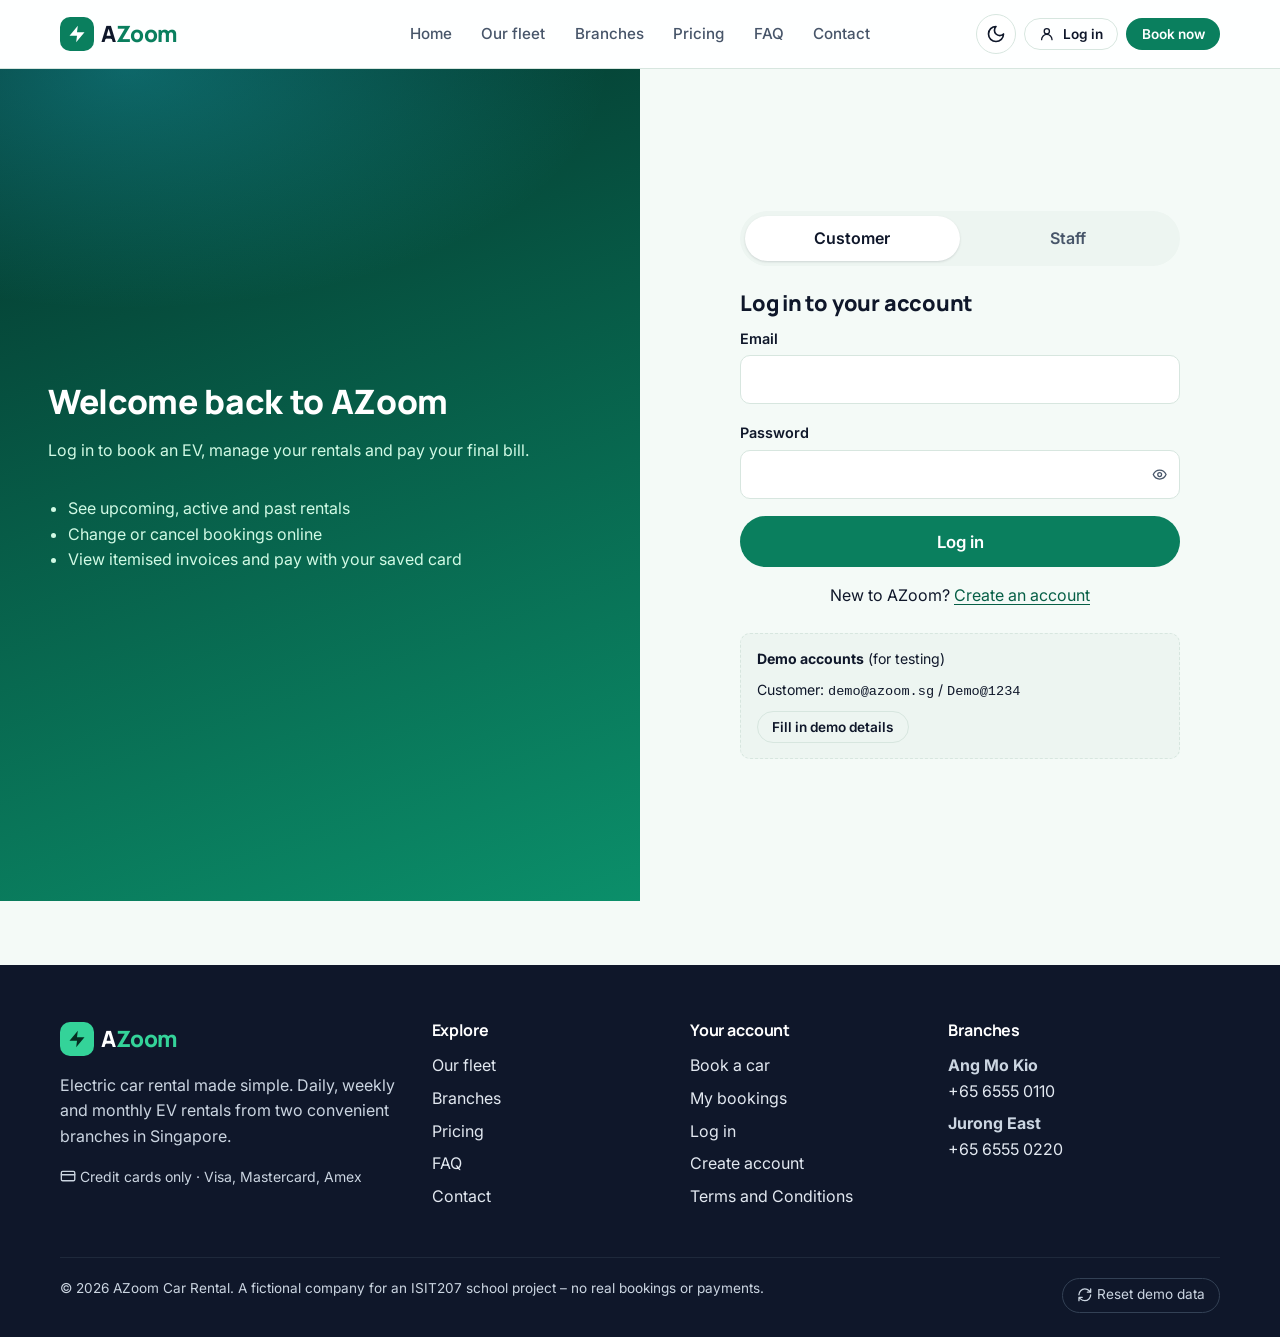
<file: my-bookings.html>
<!DOCTYPE html>
<html lang="en">
<head>
  <meta charset="utf-8">
  <meta name="viewport" content="width=device-width, initial-scale=1">
  <title>My bookings – AZoom Car Rental</title>
  <link rel="icon" href="images/favicon.svg" type="image/svg+xml">
  <link rel="preconnect" href="https://fonts.googleapis.com">
  <link rel="preconnect" href="https://fonts.gstatic.com" crossorigin>
  <link rel="stylesheet" href="https://fonts.googleapis.com/css2?family=Inter:wght@400;500;600;700&family=Manrope:wght@600;700;800&display=swap">
  <link rel="stylesheet" href="css/styles.css">
  <script>
    try {
      document.documentElement.setAttribute(
        "data-theme",
        localStorage.getItem("azoom_theme") ||
          (matchMedia("(prefers-color-scheme: dark)").matches ? "dark" : "light")
      );
    } catch (e) {}
  </script>
</head>
<body data-page="my-bookings">
  <div id="site-header"></div>

  <main id="main">
    <section class="page-banner">
      <div class="container flex flex-wrap between">
        <div>
          <h1>My bookings</h1>
          <p id="welcome"></p>
        </div>
        <a class="btn btn-light" href="booking.html?new=1"><span data-icon="plus"></span> New booking</a>
      </div>
    </section>

    <section class="section-sm">
      <div class="container">
        <div id="payment-alerts"></div>

        <div class="dash-tabs" role="tablist" aria-label="Booking lists" id="tabs">
          <button class="dash-tab" role="tab" id="tab-upcoming" aria-controls="booking-panel" data-tab="upcoming">Upcoming <span class="count"></span></button>
          <button class="dash-tab" role="tab" id="tab-active" aria-controls="booking-panel" data-tab="active">Active <span class="count"></span></button>
          <button class="dash-tab" role="tab" id="tab-past" aria-controls="booking-panel" data-tab="past">Past <span class="count"></span></button>
        </div>
        <div id="booking-panel" role="tabpanel" tabindex="0" class="stack"></div>
      </div>
    </section>
  </main>

  <div id="site-footer"></div>

  <script src="js/data.js"></script>
  <script src="js/pricing.js"></script>
  <script src="js/core.js"></script>
  <script src="js/validation.js"></script>
  <script src="js/summary.js"></script>
  <script src="js/my-bookings.js"></script>
</body>
</html>
</file>
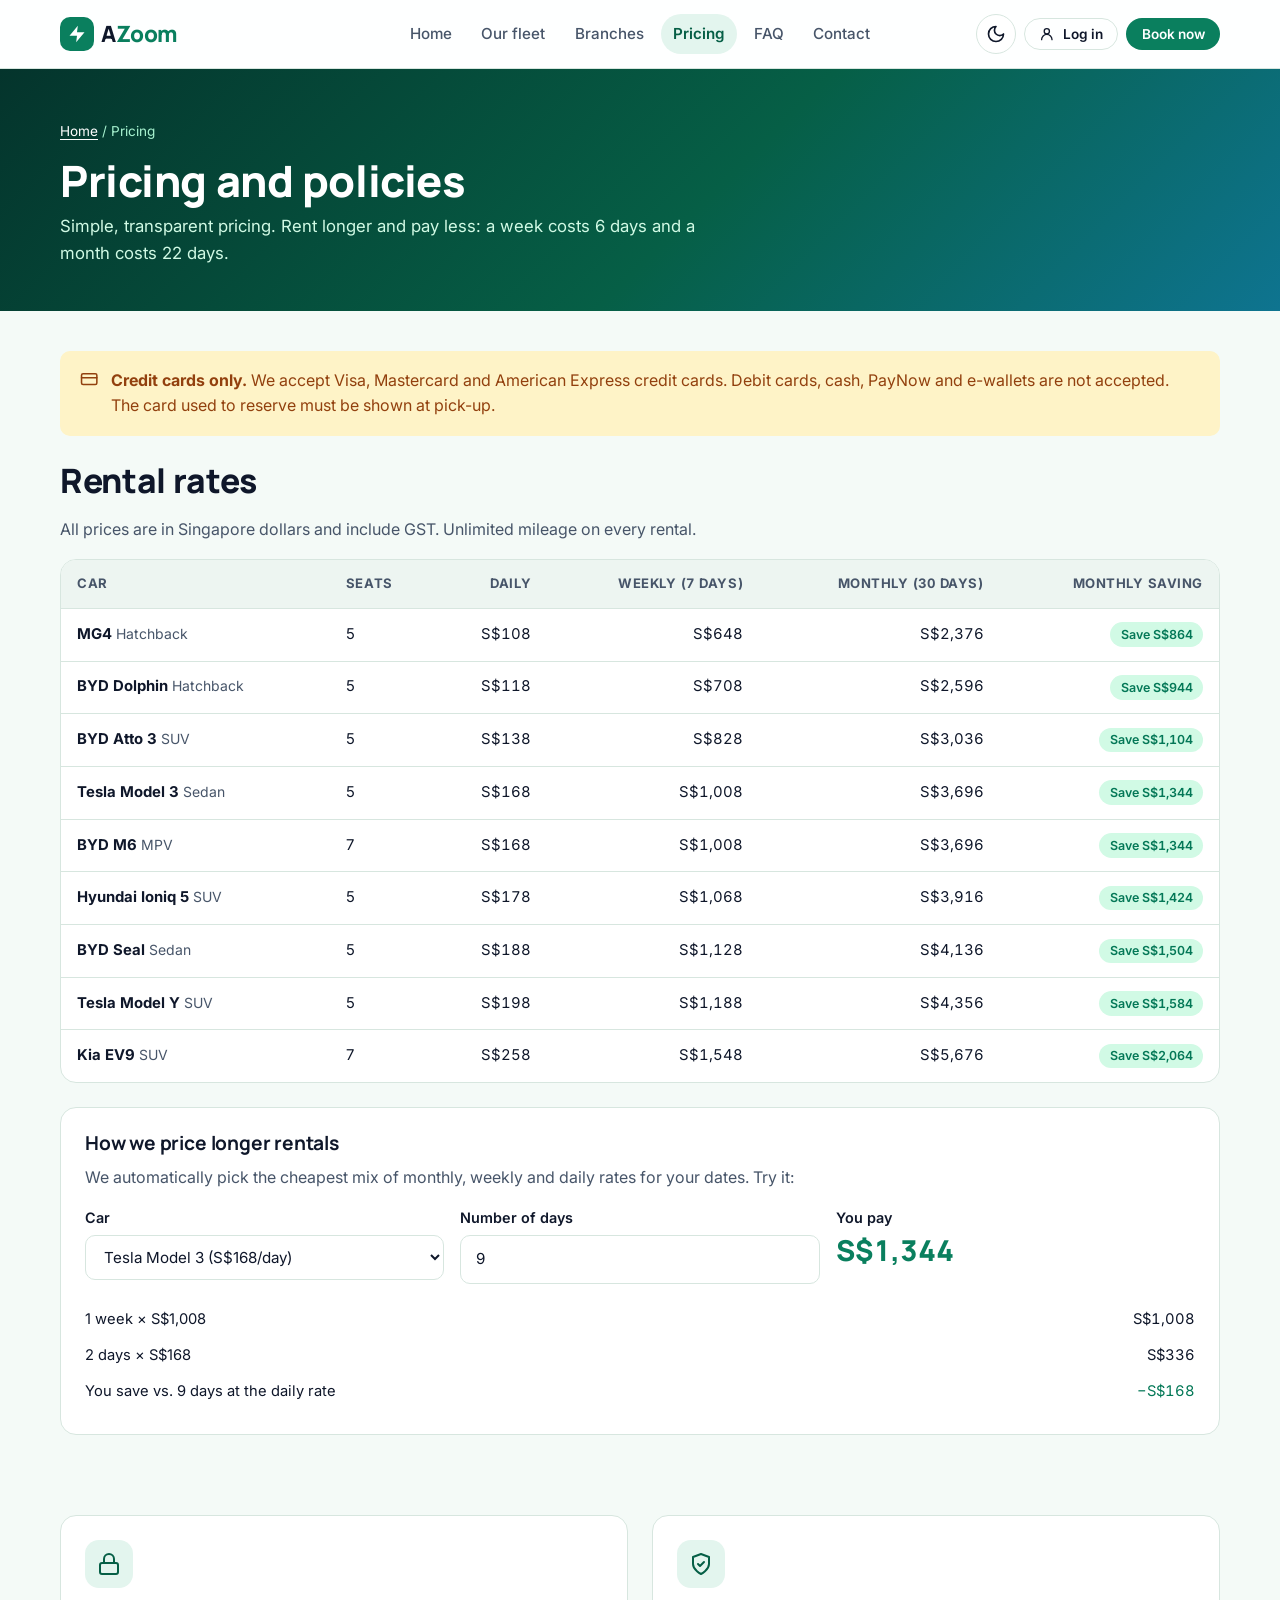
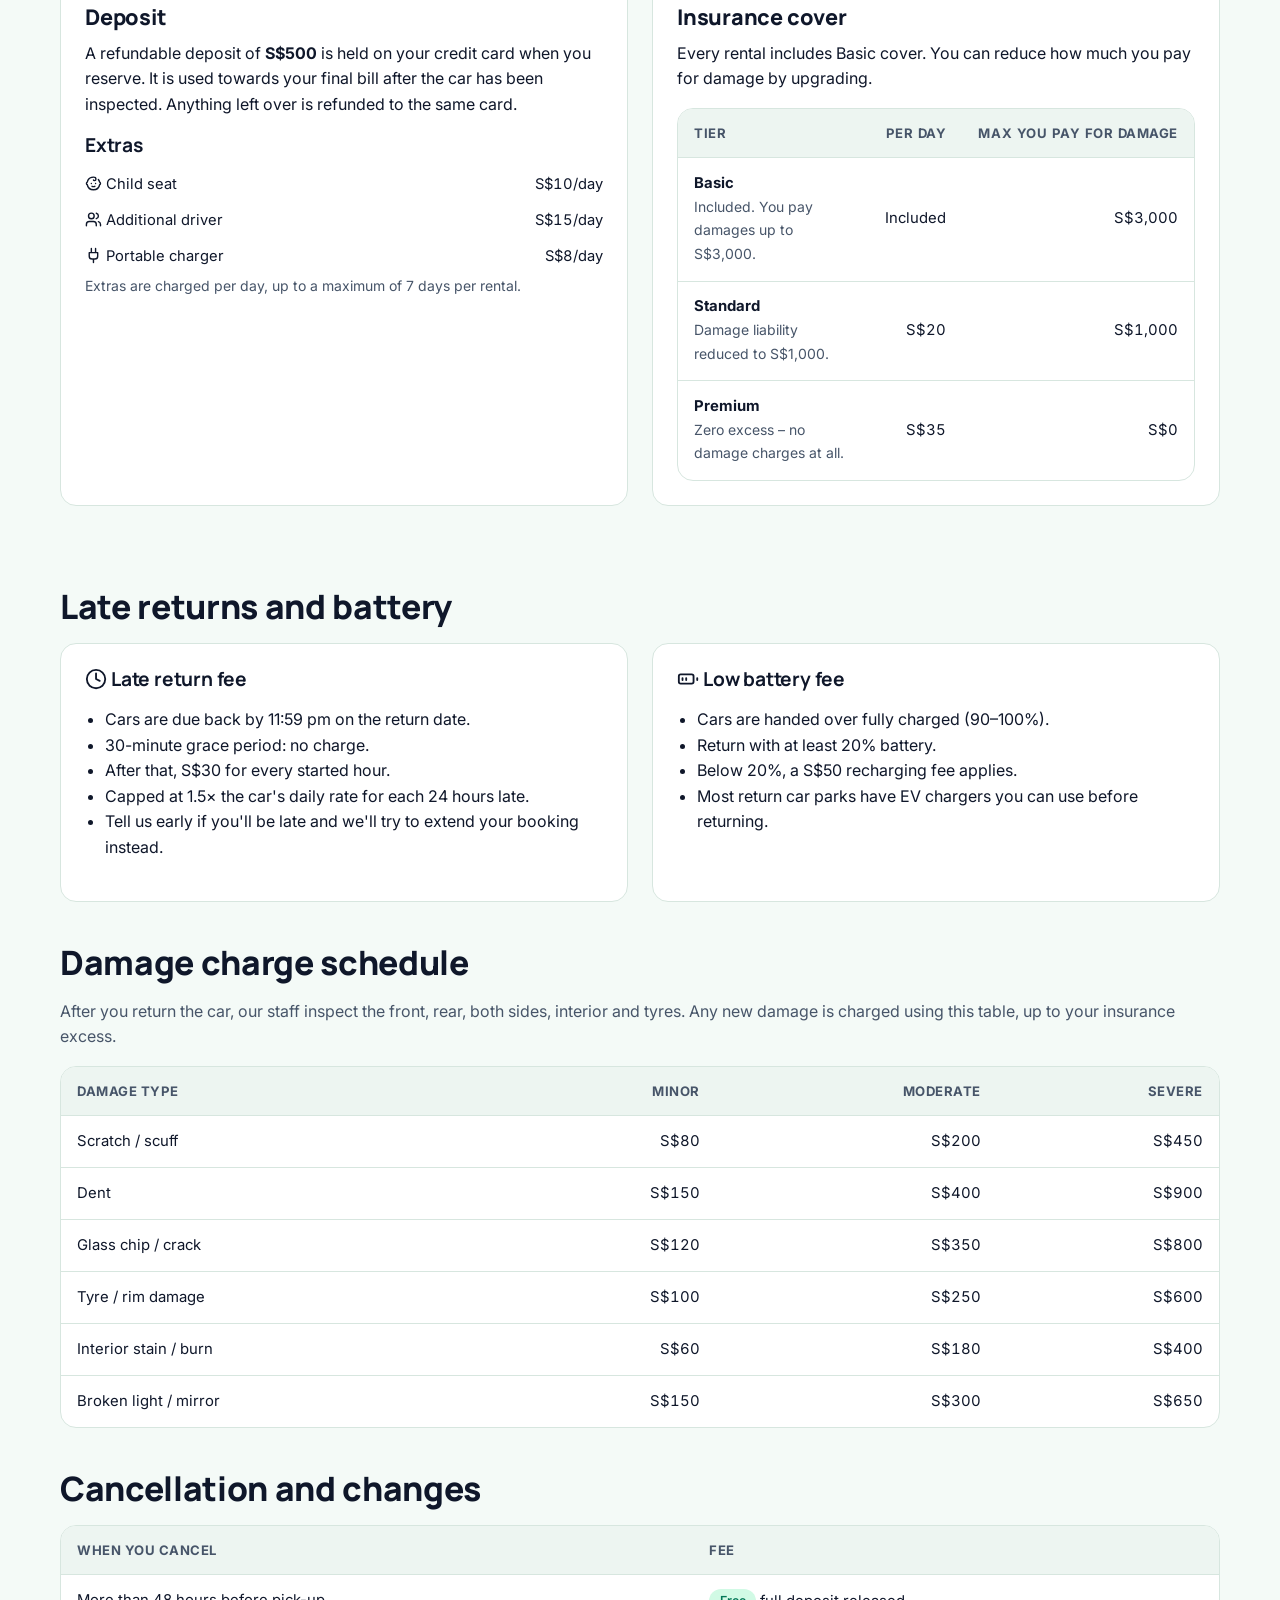
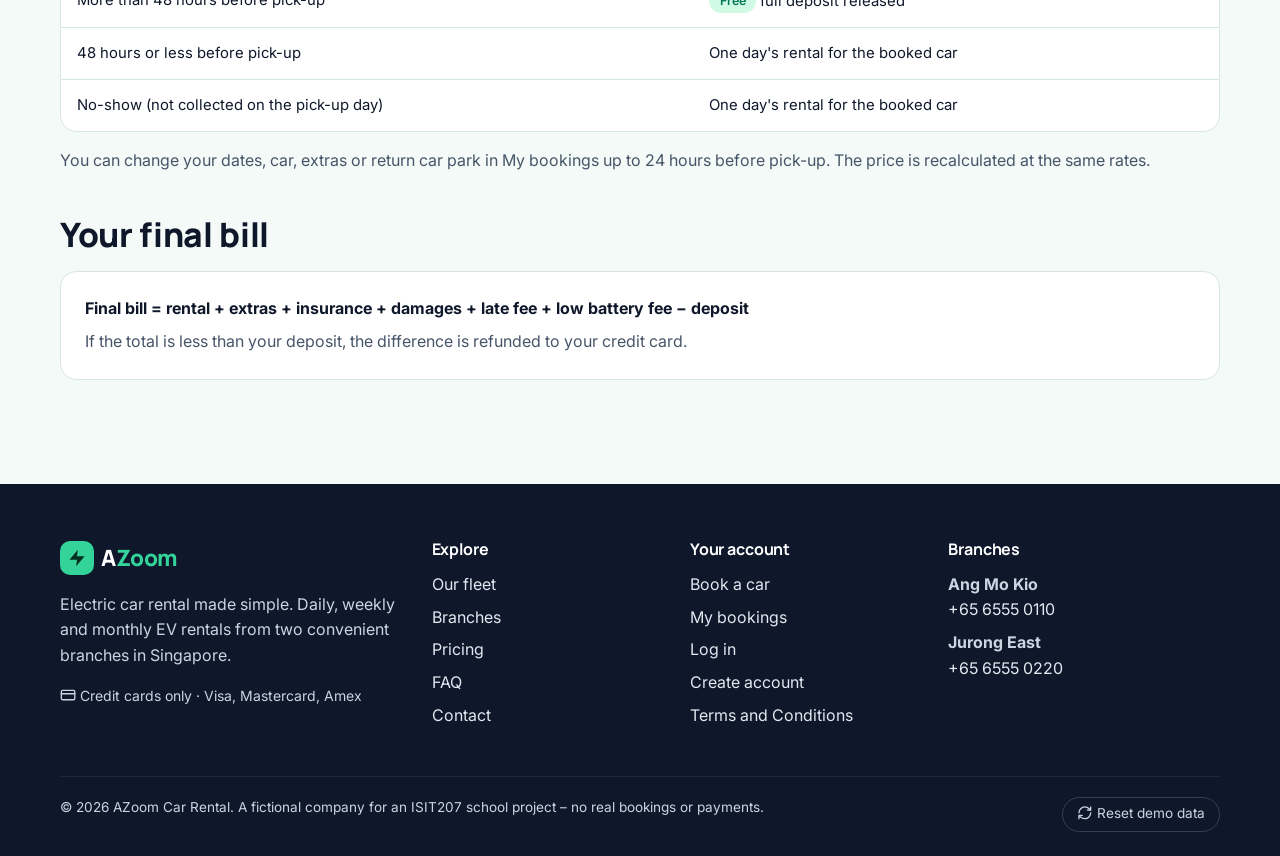
<file: pricing.html>
<!DOCTYPE html>
<html lang="en">
<head>
  <meta charset="utf-8">
  <meta name="viewport" content="width=device-width, initial-scale=1">
  <title>Pricing and policies – AZoom Car Rental</title>
  <meta name="description" content="AZoom rental rates, deposit, late fees, damage charges and cancellation policy.">
  <link rel="icon" href="images/favicon.svg" type="image/svg+xml">
  <link rel="preconnect" href="https://fonts.googleapis.com">
  <link rel="preconnect" href="https://fonts.gstatic.com" crossorigin>
  <link rel="stylesheet" href="https://fonts.googleapis.com/css2?family=Inter:wght@400;500;600;700&family=Manrope:wght@600;700;800&display=swap">
  <link rel="stylesheet" href="css/styles.css">
  <script>
    try {
      document.documentElement.setAttribute(
        "data-theme",
        localStorage.getItem("azoom_theme") ||
          (matchMedia("(prefers-color-scheme: dark)").matches ? "dark" : "light")
      );
    } catch (e) {}
  </script>
</head>
<body data-page="pricing">
  <div id="site-header"></div>

  <main id="main">
    <section class="page-banner">
      <div class="container">
        <nav class="breadcrumb" aria-label="Breadcrumb"><a href="index.html">Home</a> / Pricing</nav>
        <h1>Pricing and policies</h1>
        <p>Simple, transparent pricing. Rent longer and pay less: a week costs 6 days and a month costs 22 days.</p>
      </div>
    </section>

    <section class="section-sm">
      <div class="container">
        <div class="alert alert-warning mb-3">
          <span data-icon="card"></span>
          <p><strong>Credit cards only.</strong> We accept Visa, Mastercard and American Express credit cards. Debit cards, cash, PayNow and e-wallets are not accepted. The card used to reserve must be shown at pick-up.</p>
        </div>

        <h2 id="rates">Rental rates</h2>
        <p class="text-muted">All prices are in Singapore dollars and include GST. Unlimited mileage on every rental.</p>
        <div class="table-wrap">
          <table class="table">
            <caption class="sr-only">Daily, weekly and monthly rates for each car</caption>
            <thead><tr><th scope="col">Car</th><th scope="col">Seats</th><th scope="col" class="num">Daily</th><th scope="col" class="num">Weekly (7 days)</th><th scope="col" class="num">Monthly (30 days)</th><th scope="col" class="num">Monthly saving</th></tr></thead>
            <tbody id="rate-rows"></tbody>
          </table>
        </div>

        <div class="panel mt-3" id="price-check">
          <h3>How we price longer rentals</h3>
          <p class="text-muted">We automatically pick the cheapest mix of monthly, weekly and daily rates for your dates. Try it:</p>
          <div class="form-row form-row-3">
            <div class="form-group">
              <label for="pc-car">Car</label>
              <select id="pc-car"></select>
            </div>
            <div class="form-group">
              <label for="pc-days">Number of days</label>
              <input type="number" id="pc-days" min="1" max="90" value="9">
            </div>
            <div class="form-group">
              <span class="label">You pay</span>
              <div class="savings-big num" id="pc-total" style="font-size:1.8rem" aria-live="polite"></div>
            </div>
          </div>
          <ul class="line-items" id="pc-lines"></ul>
        </div>
      </div>
    </section>

    <section class="section-sm">
      <div class="container grid grid-2">
        <div class="panel">
          <div class="icon-circle"><span data-icon="lock"></span></div>
          <h2 class="h3">Deposit</h2>
          <p>A refundable deposit of <strong id="p-deposit"></strong> is held on your credit card when you reserve. It is used towards your final bill after the car has been inspected. Anything left over is refunded to the same card.</p>
          <h3>Extras</h3>
          <ul class="line-items" id="extras-list"></ul>
          <p class="small text-muted">Extras are charged per day, up to a maximum of 7 days per rental.</p>
        </div>
        <div class="panel">
          <div class="icon-circle"><span data-icon="shield"></span></div>
          <h2 class="h3">Insurance cover</h2>
          <p>Every rental includes Basic cover. You can reduce how much you pay for damage by upgrading.</p>
          <div class="table-wrap">
            <table class="table">
              <caption class="sr-only">Insurance tiers</caption>
              <thead><tr><th scope="col">Tier</th><th scope="col" class="num">Per day</th><th scope="col" class="num">Max you pay for damage</th></tr></thead>
              <tbody id="insurance-rows"></tbody>
            </table>
          </div>
        </div>
      </div>
    </section>

    <section class="section-sm">
      <div class="container">
        <h2 id="fees">Late returns and battery</h2>
        <div class="grid grid-2">
          <div class="panel">
            <h3><span data-icon="clock"></span> Late return fee</h3>
            <ul id="late-policy"></ul>
          </div>
          <div class="panel">
            <h3><span data-icon="battery"></span> Low battery fee</h3>
            <ul id="battery-policy"></ul>
          </div>
        </div>

        <h2 class="mt-4" id="damage">Damage charge schedule</h2>
        <p class="text-muted">After you return the car, our staff inspect the front, rear, both sides, interior and tyres. Any new damage is charged using this table, up to your insurance excess.</p>
        <div class="table-wrap">
          <table class="table">
            <caption class="sr-only">Damage charges by type and severity</caption>
            <thead><tr><th scope="col">Damage type</th><th scope="col" class="num">Minor</th><th scope="col" class="num">Moderate</th><th scope="col" class="num">Severe</th></tr></thead>
            <tbody id="damage-rows"></tbody>
          </table>
        </div>

        <h2 class="mt-4" id="cancellation">Cancellation and changes</h2>
        <div class="table-wrap">
          <table class="table">
            <caption class="sr-only">Cancellation policy</caption>
            <thead><tr><th scope="col">When you cancel</th><th scope="col">Fee</th></tr></thead>
            <tbody id="cancel-rows"></tbody>
          </table>
        </div>
        <p class="mt-2 text-muted">You can change your dates, car, extras or return car park in My bookings up to <span id="p-modify"></span> hours before pick-up. The price is recalculated at the same rates.</p>

        <h2 class="mt-4">Your final bill</h2>
        <div class="panel">
          <p class="mb-1"><strong>Final bill = rental + extras + insurance + damages + late fee + low battery fee − deposit</strong></p>
          <p class="mb-0 text-muted">If the total is less than your deposit, the difference is refunded to your credit card.</p>
        </div>
      </div>
    </section>
  </main>

  <div id="site-footer"></div>

  <script src="js/data.js"></script>
  <script src="js/pricing.js"></script>
  <script src="js/core.js"></script>
  <script src="js/pricing-page.js"></script>
</body>
</html>
</file>
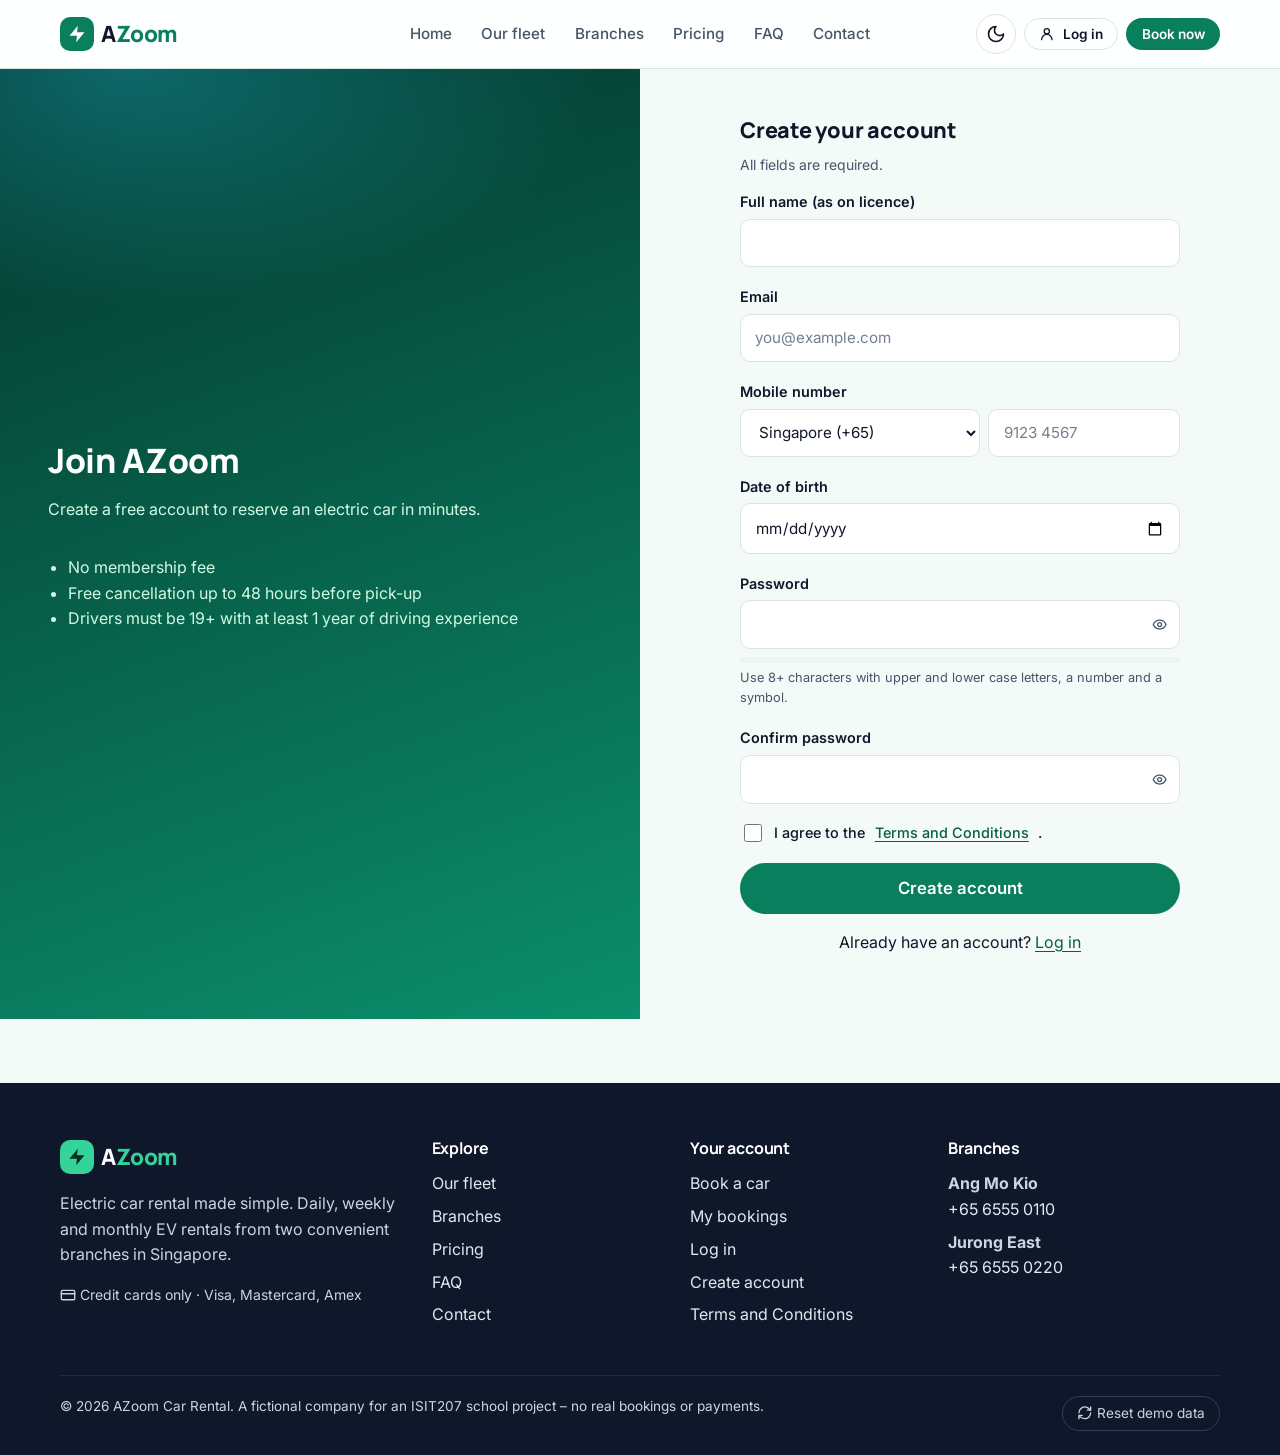
<file: register.html>
<!DOCTYPE html>
<html lang="en">
<head>
  <meta charset="utf-8">
  <meta name="viewport" content="width=device-width, initial-scale=1">
  <title>Create an account – AZoom Car Rental</title>
  <link rel="icon" href="images/favicon.svg" type="image/svg+xml">
  <link rel="preconnect" href="https://fonts.googleapis.com">
  <link rel="preconnect" href="https://fonts.gstatic.com" crossorigin>
  <link rel="stylesheet" href="https://fonts.googleapis.com/css2?family=Inter:wght@400;500;600;700&family=Manrope:wght@600;700;800&display=swap">
  <link rel="stylesheet" href="css/styles.css">
  <script>
    try {
      document.documentElement.setAttribute(
        "data-theme",
        localStorage.getItem("azoom_theme") ||
          (matchMedia("(prefers-color-scheme: dark)").matches ? "dark" : "light")
      );
    } catch (e) {}
  </script>
</head>
<body data-page="register">
  <div id="site-header"></div>

  <main id="main" class="auth-wrap">
    <section class="auth-side">
      <h2>Join AZoom</h2>
      <p>Create a free account to reserve an electric car in minutes.</p>
      <ul>
        <li>No membership fee</li>
        <li>Free cancellation up to 48 hours before pick-up</li>
        <li>Drivers must be <span id="side-age"></span>+ with at least <span id="side-years"></span> of driving experience</li>
      </ul>
    </section>

    <section class="auth-main">
      <div class="auth-card">
        <h1 class="h3">Create your account</h1>
        <p class="text-muted small">All fields are required.</p>
        <form id="register-form" novalidate>
          <div class="form-group">
            <label for="r-name">Full name (as on licence)</label>
            <input type="text" id="r-name" name="name" autocomplete="name" required>
          </div>
          <div class="form-group">
            <label for="r-email">Email</label>
            <input type="email" id="r-email" name="email" autocomplete="email" required placeholder="you@example.com">
          </div>
          <div class="form-group">
            <label for="r-phone">Mobile number</label>
            <div class="phone-group">
              <select id="r-country-code" name="countryCode" aria-label="Country code" autocomplete="tel-country-code"></select>
              <input type="tel" id="r-phone" name="phone" autocomplete="tel-national" required placeholder="9123 4567">
            </div>
          </div>
          <div class="form-group">
            <label for="r-dob">Date of birth</label>
            <input type="date" id="r-dob" name="dob" autocomplete="bday" required>
          </div>
          <div class="form-group">
            <label for="r-password">Password</label>
            <div class="input-group">
              <input type="password" id="r-password" name="password" autocomplete="new-password" required aria-describedby="r-strength-label">
              <button type="button" class="input-addon" data-toggle-password="r-password"></button>
            </div>
            <div class="strength" id="r-strength">
              <div class="strength-bar" aria-hidden="true"><span></span></div>
              <p class="strength-label mb-0" id="r-strength-label" aria-live="polite"></p>
            </div>
          </div>
          <div class="form-group">
            <label for="r-confirm">Confirm password</label>
            <div class="input-group">
              <input type="password" id="r-confirm" name="confirm" autocomplete="new-password" required>
              <button type="button" class="input-addon" data-toggle-password="r-confirm"></button>
            </div>
          </div>
          <div class="form-group">
            <label class="check"><input type="checkbox" name="terms" id="r-terms"> I agree to the <a href="terms.html" target="_blank" rel="noopener">Terms and Conditions</a>.</label>
          </div>
          <button type="submit" class="btn btn-primary btn-block btn-lg">Create account</button>
        </form>
        <p class="mt-2 text-center">Already have an account? <a href="login.html">Log in</a></p>
      </div>
    </section>
  </main>

  <div id="site-footer"></div>

  <script src="js/data.js"></script>
  <script src="js/pricing.js"></script>
  <script src="js/core.js"></script>
  <script src="js/validation.js"></script>
  <script src="js/auth.js"></script>
</body>
</html>
</file>
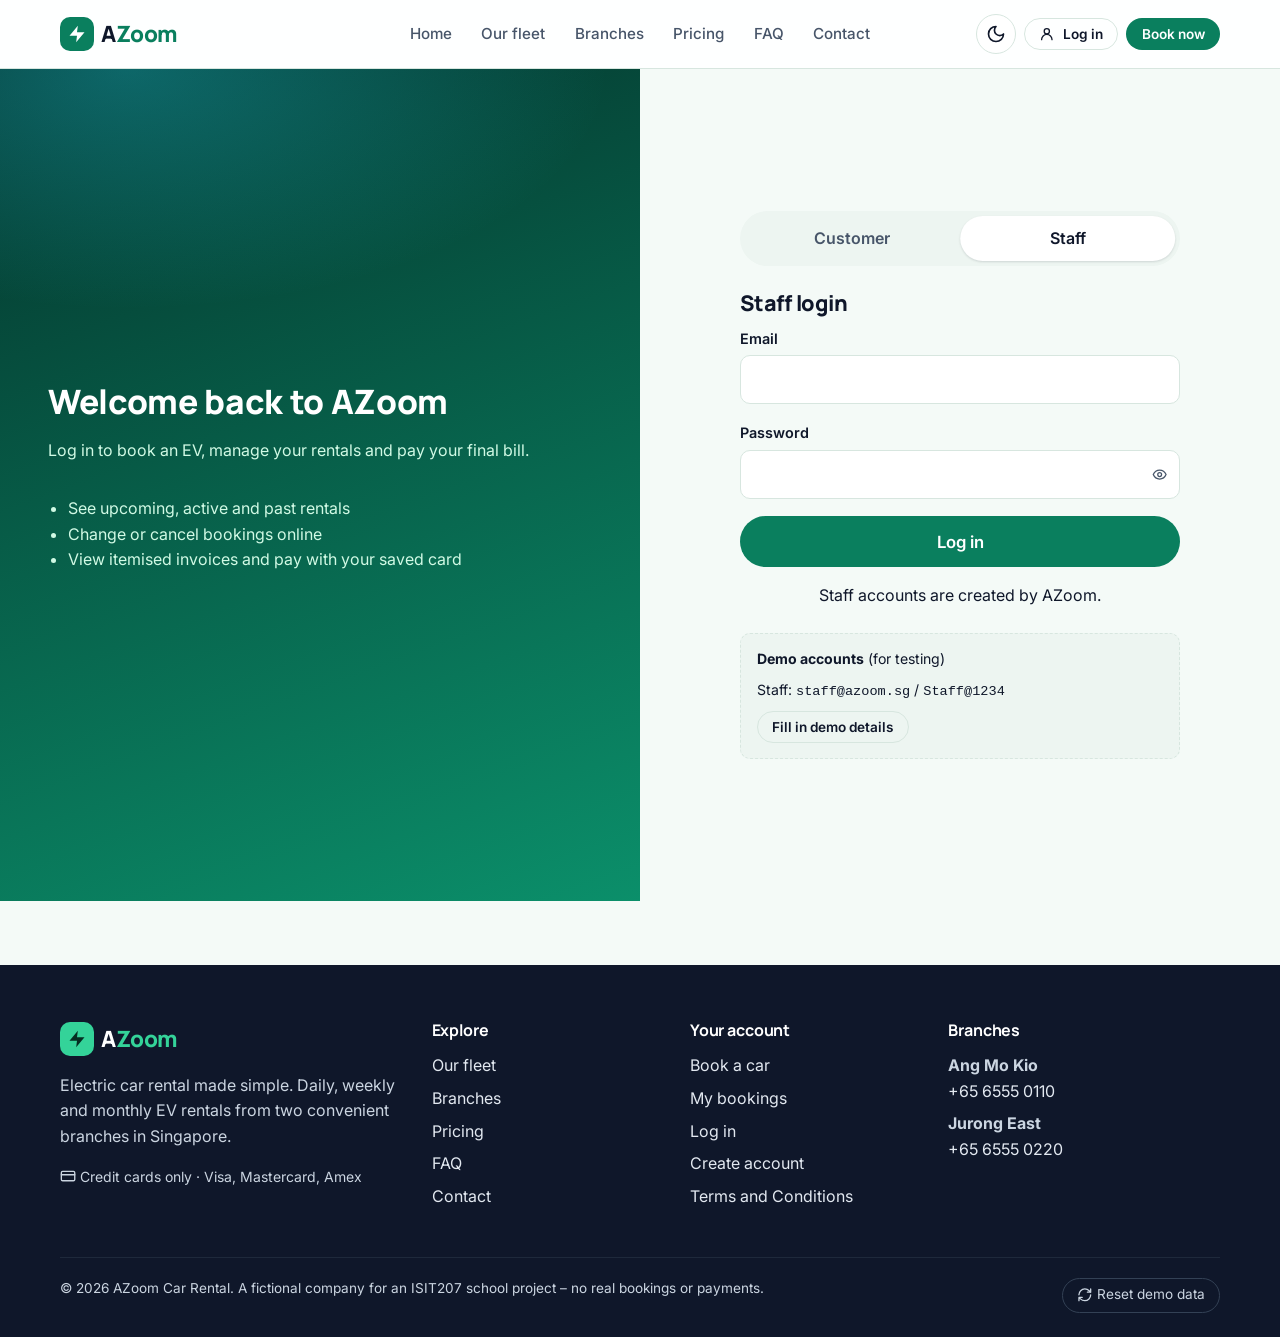
<file: staff-dashboard.html>
<!DOCTYPE html>
<html lang="en">
<head>
  <meta charset="utf-8">
  <meta name="viewport" content="width=device-width, initial-scale=1">
  <title>Staff dashboard – AZoom Car Rental</title>
  <link rel="icon" href="images/favicon.svg" type="image/svg+xml">
  <link rel="preconnect" href="https://fonts.googleapis.com">
  <link rel="preconnect" href="https://fonts.gstatic.com" crossorigin>
  <link rel="stylesheet" href="https://fonts.googleapis.com/css2?family=Inter:wght@400;500;600;700&family=Manrope:wght@600;700;800&display=swap">
  <link rel="stylesheet" href="css/styles.css">
  <script>
    try {
      document.documentElement.setAttribute(
        "data-theme",
        localStorage.getItem("azoom_theme") ||
          (matchMedia("(prefers-color-scheme: dark)").matches ? "dark" : "light")
      );
    } catch (e) {}
  </script>
</head>
<body data-page="staff">
  <div id="site-header"></div>

  <main id="main">
    <section class="section-sm">
      <div class="container">
        <div class="flex flex-wrap between mb-3">
          <div>
            <h1 class="h3 mb-0">Staff dashboard</h1>
            <p class="text-muted mb-0" id="staff-hello"></p>
          </div>
          <div class="form-group mb-0">
            <label for="branch-filter" class="sr-only">Branch</label>
            <select id="branch-filter" style="width:auto">
              <option value="all">All branches</option>
            </select>
          </div>
        </div>

        <div class="kpis" id="kpis" aria-label="Fleet summary"></div>

        <section id="checkout" class="panel mb-3" aria-labelledby="checkout-title">
          <h2 class="h3" id="checkout-title"><span data-icon="key"></span> Check-out (customer pick-up)</h2>
          <div class="grid grid-2" style="align-items:start">
            <div>
              <form id="lookup-form" class="flex flex-wrap" novalidate style="align-items:flex-start">
                <div class="form-group" style="flex:1 1 10rem">
                  <label for="lookup-ref">Booking reference</label>
                  <input type="text" id="lookup-ref" name="ref" placeholder="AZ-8F3K2Q" style="text-transform:uppercase" autocomplete="off">
                </div>
                <button type="submit" class="btn btn-primary" style="margin-top:1.75rem"><span data-icon="search"></span> Look up</button>
              </form>
              <h3 class="h4">Upcoming pick-ups</h3>
              <ul class="line-items" id="pickup-list"></ul>
            </div>
            <div id="checkout-panel">
              <div class="empty-state">Look up a booking reference to start the check-out.</div>
            </div>
          </div>
        </section>

        <section id="returns" class="mb-3" aria-labelledby="returns-title">
          <h2 class="h3" id="returns-title"><span data-icon="clipboard"></span> Returns queue <span class="badge badge-warning" id="returns-count"></span></h2>
          <p class="text-muted">Cars returned to a car park that are waiting for inspection. Oldest first.</p>
          <div class="table-wrap">
            <table class="table">
              <caption class="sr-only">Cars waiting for inspection</caption>
              <thead><tr><th scope="col">Booking</th><th scope="col">Car</th><th scope="col">Customer</th><th scope="col">Returned</th><th scope="col">Car park</th><th scope="col"><span class="sr-only">Action</span></th></tr></thead>
              <tbody id="returns-rows"></tbody>
            </table>
          </div>
        </section>

        <section id="board-section" aria-labelledby="board-title">
          <h2 class="h3" id="board"><span data-icon="layout"></span> <span id="board-title">Fleet status board</span></h2>
          <p class="text-muted">Live status of every vehicle, worked out from bookings. Choose a status to show only those vehicles.</p>
          <div class="board-filters" role="group" aria-label="Show vehicles by status" id="board-filters"></div>
          <form class="board-controls" id="board-controls" role="search" aria-label="Search and filter vehicles">
            <div class="form-group">
              <label for="board-search">Search</label>
              <input type="search" id="board-search" placeholder="Plate, car, booking ref or customer" autocomplete="off">
            </div>
            <div class="form-group">
              <label for="board-location">Location</label>
              <select id="board-location">
                <option value="all">All locations</option>
              </select>
            </div>
            <div class="form-group">
              <label for="board-model">Model</label>
              <select id="board-model">
                <option value="all">All models</option>
              </select>
            </div>
            <button type="button" class="btn btn-outline" id="board-clear">Clear filters</button>
          </form>
          <p class="small text-muted" id="board-count" aria-live="polite"></p>
          <div class="board" id="board-cols"></div>
        </section>
      </div>
    </section>
  </main>

  <div id="site-footer"></div>

  <script src="js/data.js"></script>
  <script src="js/pricing.js"></script>
  <script src="js/core.js"></script>
  <script src="js/validation.js"></script>
  <script src="js/summary.js"></script>
  <script src="js/staff.js"></script>
</body>
</html>
</file>
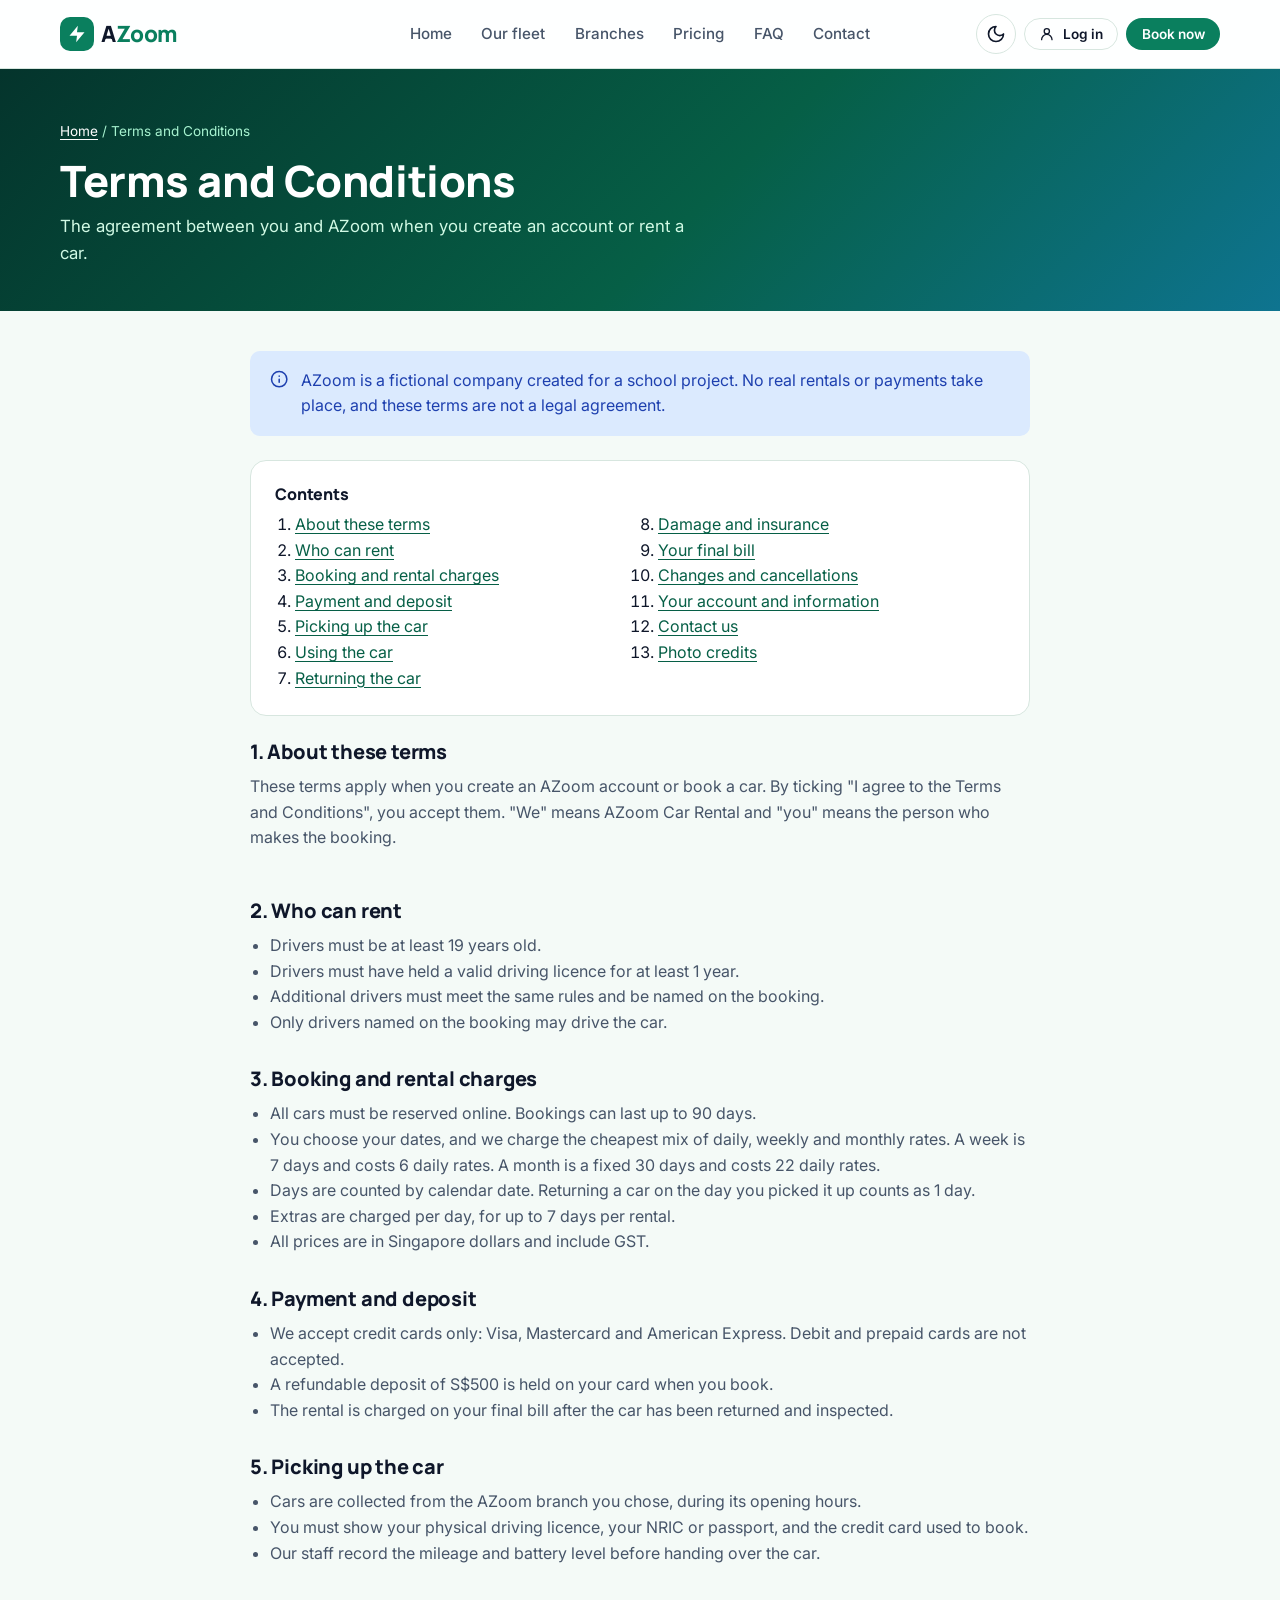
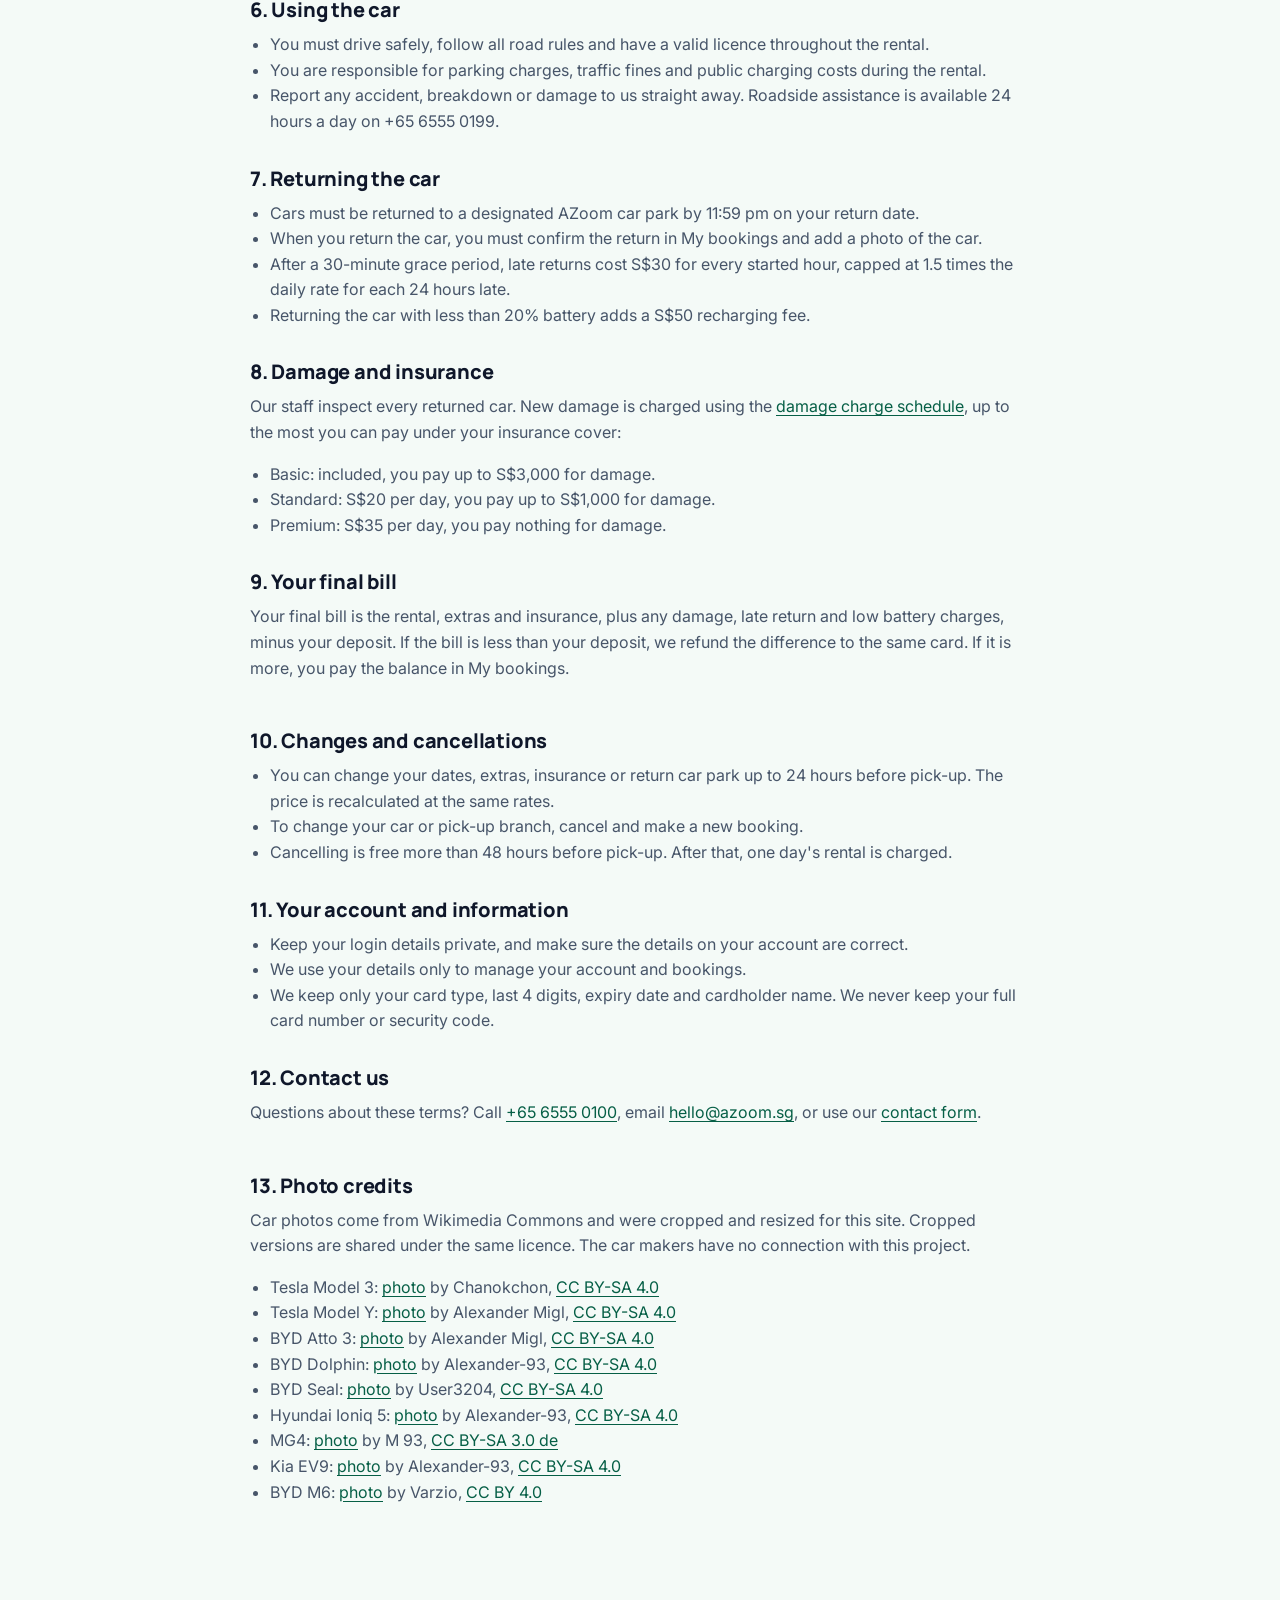
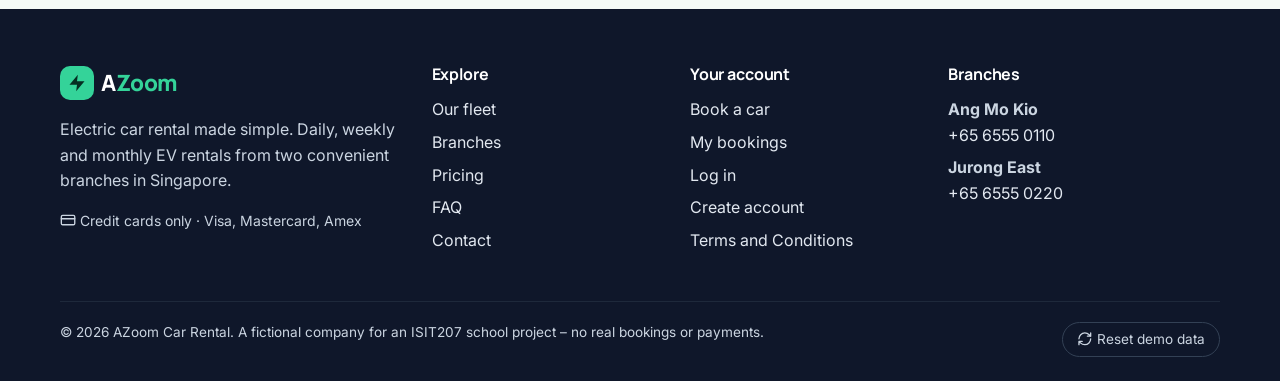
<file: terms.html>
<!DOCTYPE html>
<html lang="en">
<head>
  <meta charset="utf-8">
  <meta name="viewport" content="width=device-width, initial-scale=1">
  <title>Terms and Conditions – AZoom Car Rental</title>
  <meta name="description" content="The terms and conditions for renting an electric car from AZoom Car Rental.">
  <link rel="icon" href="images/favicon.svg" type="image/svg+xml">
  <link rel="preconnect" href="https://fonts.googleapis.com">
  <link rel="preconnect" href="https://fonts.gstatic.com" crossorigin>
  <link rel="stylesheet" href="https://fonts.googleapis.com/css2?family=Inter:wght@400;500;600;700&family=Manrope:wght@600;700;800&display=swap">
  <link rel="stylesheet" href="css/styles.css">
  <script>
    try {
      document.documentElement.setAttribute(
        "data-theme",
        localStorage.getItem("azoom_theme") ||
          (matchMedia("(prefers-color-scheme: dark)").matches ? "dark" : "light")
      );
    } catch (e) {}
  </script>
</head>
<body data-page="terms">
  <div id="site-header"></div>

  <main id="main">
    <section class="page-banner">
      <div class="container">
        <nav class="breadcrumb" aria-label="Breadcrumb"><a href="index.html">Home</a> / Terms and Conditions</nav>
        <h1>Terms and Conditions</h1>
        <p>The agreement between you and AZoom when you create an account or rent a car.</p>
      </div>
    </section>

    <section class="section-sm">
      <div class="container container-narrow">
        <div class="alert mb-3">
          <span data-icon="info"></span>
          <p>AZoom is a fictional company created for a school project. No real rentals or payments take place, and these terms are not a legal agreement.</p>
        </div>

        <nav class="panel mb-3" aria-labelledby="terms-contents-title">
          <h2 class="h4" id="terms-contents-title">Contents</h2>
          <ol class="terms-contents">
            <li><a href="#about">About these terms</a></li>
            <li><a href="#eligibility">Who can rent</a></li>
            <li><a href="#booking">Booking and rental charges</a></li>
            <li><a href="#payment">Payment and deposit</a></li>
            <li><a href="#pickup">Picking up the car</a></li>
            <li><a href="#use">Using the car</a></li>
            <li><a href="#return">Returning the car</a></li>
            <li><a href="#damage">Damage and insurance</a></li>
            <li><a href="#bill">Your final bill</a></li>
            <li><a href="#changes">Changes and cancellations</a></li>
            <li><a href="#account">Your account and information</a></li>
            <li><a href="#contact">Contact us</a></li>
            <li><a href="#credits">Photo credits</a></li>
          </ol>
        </nav>

        <div class="terms">
          <section id="about">
            <h2>1. About these terms</h2>
            <p>These terms apply when you create an AZoom account or book a car. By ticking "I agree to the Terms and Conditions", you accept them. "We" means AZoom Car Rental and "you" means the person who makes the booking.</p>
          </section>

          <section id="eligibility">
            <h2>2. Who can rent</h2>
            <ul>
              <li>Drivers must be at least <span data-policy="minAge"></span> years old.</li>
              <li>Drivers must have held a valid driving licence for at least <span data-policy="licenceYears"></span>.</li>
              <li>Additional drivers must meet the same rules and be named on the booking.</li>
              <li>Only drivers named on the booking may drive the car.</li>
            </ul>
          </section>

          <section id="booking">
            <h2>3. Booking and rental charges</h2>
            <ul>
              <li>All cars must be reserved online. Bookings can last up to <span data-policy="maxDays"></span> days.</li>
              <li>You choose your dates, and we charge the cheapest mix of daily, weekly and monthly rates. A week is 7 days and costs <span data-policy="weeklyRate"></span> daily rates. A month is a fixed 30 days and costs <span data-policy="monthlyRate"></span> daily rates.</li>
              <li>Days are counted by calendar date. Returning a car on the day you picked it up counts as 1 day.</li>
              <li>Extras are charged per day, for up to <span data-policy="extrasDays"></span> days per rental.</li>
              <li>All prices are in Singapore dollars and include GST.</li>
            </ul>
          </section>

          <section id="payment">
            <h2>4. Payment and deposit</h2>
            <ul>
              <li>We accept credit cards only: Visa, Mastercard and American Express. Debit and prepaid cards are not accepted.</li>
              <li>A refundable deposit of <span data-policy="deposit"></span> is held on your card when you book.</li>
              <li>The rental is charged on your final bill after the car has been returned and inspected.</li>
            </ul>
          </section>

          <section id="pickup">
            <h2>5. Picking up the car</h2>
            <ul>
              <li>Cars are collected from the AZoom branch you chose, during its opening hours.</li>
              <li>You must show your physical driving licence, your NRIC or passport, and the credit card used to book.</li>
              <li>Our staff record the mileage and battery level before handing over the car.</li>
            </ul>
          </section>

          <section id="use">
            <h2>6. Using the car</h2>
            <ul>
              <li>You must drive safely, follow all road rules and have a valid licence throughout the rental.</li>
              <li>You are responsible for parking charges, traffic fines and public charging costs during the rental.</li>
              <li>Report any accident, breakdown or damage to us straight away. Roadside assistance is available 24 hours a day on +65 6555 0199.</li>
            </ul>
          </section>

          <section id="return">
            <h2>7. Returning the car</h2>
            <ul>
              <li>Cars must be returned to a designated AZoom car park by <span data-policy="returnBy"></span> on your return date.</li>
              <li>When you return the car, you must confirm the return in My bookings and add a photo of the car.</li>
              <li>After a <span data-policy="graceMins"></span>-minute grace period, late returns cost <span data-policy="lateFee"></span> for every started hour, capped at <span data-policy="lateCap"></span> times the daily rate for each 24 hours late.</li>
              <li>Returning the car with less than <span data-policy="batteryLevel"></span>% battery adds a <span data-policy="batteryFee"></span> recharging fee.</li>
            </ul>
          </section>

          <section id="damage">
            <h2>8. Damage and insurance</h2>
            <p>Our staff inspect every returned car. New damage is charged using the <a href="pricing.html#damage">damage charge schedule</a>, up to the most you can pay under your insurance cover:</p>
            <ul id="terms-insurance"></ul>
          </section>

          <section id="bill">
            <h2>9. Your final bill</h2>
            <p>Your final bill is the rental, extras and insurance, plus any damage, late return and low battery charges, minus your deposit. If the bill is less than your deposit, we refund the difference to the same card. If it is more, you pay the balance in My bookings.</p>
          </section>

          <section id="changes">
            <h2>10. Changes and cancellations</h2>
            <ul>
              <li>You can change your dates, extras, insurance or return car park up to <span data-policy="modifyHours"></span> hours before pick-up. The price is recalculated at the same rates.</li>
              <li>To change your car or pick-up branch, cancel and make a new booking.</li>
              <li>Cancelling is free more than <span data-policy="cancelHours"></span> hours before pick-up. After that, one day's rental is charged.</li>
            </ul>
          </section>

          <section id="account">
            <h2>11. Your account and information</h2>
            <ul>
              <li>Keep your login details private, and make sure the details on your account are correct.</li>
              <li>We use your details only to manage your account and bookings.</li>
              <li>We keep only your card type, last 4 digits, expiry date and cardholder name. We never keep your full card number or security code.</li>
            </ul>
          </section>

          <section id="contact">
            <h2>12. Contact us</h2>
            <p>Questions about these terms? Call <a href="tel:+6565550100">+65 6555 0100</a>, email <a href="mailto:hello@azoom.sg">hello@azoom.sg</a>, or use our <a href="contact.html">contact form</a>.</p>
          </section>

          <section id="credits">
            <h2>13. Photo credits</h2>
            <p>Car photos come from Wikimedia Commons and were cropped and resized for this site. Cropped versions are shared under the same licence. The car makers have no connection with this project.</p>
            <ul id="terms-credits"></ul>
          </section>
        </div>
      </div>
    </section>
  </main>

  <div id="site-footer"></div>

  <script src="js/data.js"></script>
  <script src="js/pricing.js"></script>
  <script src="js/core.js"></script>
  <script src="js/terms.js"></script>
</body>
</html>
</file>
<file: css/styles.css>
:root {
  --primary: #0A7F5E;
  --primary-dark: #065F46;
  --primary-soft: #E3F5EE;
  --on-primary: #FFFFFF;
  --accent: #22D3EE;
  --accent-soft: #CFFAFE;
  --accent-ink: #155E75;
  --bg: #F4FAF7;
  --surface: #FFFFFF;
  --surface-2: #EDF5F1;
  --text: #0F172A;
  --text-muted: #475569;
  --border: #D7E6DF;
  --success: #047857;
  --success-bg: #D1FAE5;
  --warning: #92400E;
  --warning-bg: #FEF3C7;
  --amber: #F59E0B;
  --star: #B45309;
  --danger: #B91C1C;
  --danger-bg: #FEE2E2;
  --red: #DC2626;
  --info: #1E40AF;
  --info-bg: #DBEAFE;
  --navy-bg: #E2E8F0;
  --navy: #0F172A;
  --font-head: "Manrope", system-ui, -apple-system, "Segoe UI", sans-serif;
  --font-body: "Inter", system-ui, -apple-system, "Segoe UI", sans-serif;
  --radius: 16px;
  --radius-sm: 10px;
  --radius-pill: 999px;
  --shadow-sm: 0 1px 2px rgba(15, 23, 42, .06), 0 1px 3px rgba(15, 23, 42, .08);
  --shadow: 0 4px 12px rgba(15, 23, 42, .08), 0 12px 32px rgba(15, 23, 42, .06);
  --focus: 0 0 0 3px rgba(34, 211, 238, .55);
  --header-h: 68px;
  --container: 1200px;
  --how-light-bg: #E3F5EE;
  --how-light-ink: #0F2A22;
  --how-light-muted: #3C5A4F;
  --how-light-accent: #065F46;
  --how-dark-bg: #053B31;
  --how-dark-ink: #F0FBF6;
  --how-dark-muted: #B5D9CB;
  --how-dark-accent: #67E8F9;
  color-scheme: light;
}

[data-theme="dark"] {
  --primary: #34D399;
  --primary-dark: #6EE7B7;
  --primary-soft: #0F3B2E;
  --on-primary: #052E22;
  --accent-soft: #164E63;
  --accent-ink: #CFFAFE;
  --bg: #0B1220;
  --surface: #111C2E;
  --surface-2: #16243A;
  --text: #E2E8F0;
  --text-muted: #9FB0C6;
  --border: #25364F;
  --success: #6EE7B7;
  --success-bg: #063B2C;
  --warning: #FCD34D;
  --warning-bg: #422006;
  --danger: #FCA5A5;
  --danger-bg: #450A0A;
  --star: #FBBF24;
  --info: #93C5FD;
  --info-bg: #172554;
  --navy-bg: #334155;
  --navy: #F1F5F9;
  --shadow-sm: 0 1px 2px rgba(0, 0, 0, .4);
  --shadow: 0 8px 24px rgba(0, 0, 0, .35);
  --how-light-bg: #0F3B2E;
  --how-light-ink: #E6F4EE;
  --how-light-muted: #A9CFC0;
  --how-light-accent: #6EE7B7;
  --how-dark-bg: #04201A;
  --how-dark-ink: #E6F4EE;
  --how-dark-muted: #9EC4B5;
  --how-dark-accent: #67E8F9;
  color-scheme: dark;
}

*, *::before, *::after {
  box-sizing: border-box;
}

html {
  scroll-behavior: smooth;
}

body {
  margin: 0;
  font-family: var(--font-body);
  font-size: 16px;
  line-height: 1.6;
  color: var(--text);
  background: var(--bg);
  min-height: 100vh;
  display: flex;
  flex-direction: column;
  -webkit-font-smoothing: antialiased;
}

main {
  flex: 1;
}

h1, h2, h3, h4 {
  font-family: var(--font-head);
  line-height: 1.2;
  margin: 0 0 .5em;
  font-weight: 800;
  letter-spacing: -.01em;
}

h1 {
  font-size: clamp(2rem, 4.5vw, 3.25rem);
}

h2 {
  font-size: clamp(1.5rem, 3vw, 2.1rem);
}

h3 {
  font-size: 1.2rem;
  font-weight: 700;
}

h4 {
  font-size: 1rem;
  font-weight: 700;
}

.h3 {
  font-size: 1.35rem;
}

.h4 {
  font-size: 1rem;
}

p {
  margin: 0 0 1em;
}

a {
  color: var(--primary-dark);
  text-underline-offset: 3px;
}

a:hover {
  color: var(--primary);
}

img, svg {
  max-width: 100%;
}

img {
  display: block;
  height: auto;
}

ul, ol {
  padding-left: 1.25rem;
}

hr {
  border: 0;
  border-top: 1px solid var(--border);
  margin: 1.5rem 0;
}

:focus-visible {
  outline: none;
  box-shadow: var(--focus);
  border-radius: 6px;
}

::selection {
  background: var(--accent-soft);
  color: var(--text);
}

.icon {
  width: 1.15em;
  height: 1.15em;
  flex-shrink: 0;
  vertical-align: -.2em;
}

.num {
  font-variant-numeric: tabular-nums;
}

.skip-link {
  position: absolute;
  left: 1rem;
  top: -60px;
  z-index: 1000;
  background: var(--primary);
  color: var(--on-primary);
  padding: .6rem 1rem;
  border-radius: var(--radius-sm);
  text-decoration: none;
  font-weight: 600;
}

.skip-link:focus {
  top: 1rem;
}

.sr-only {
  position: absolute !important;
  width: 1px;
  height: 1px;
  padding: 0;
  margin: -1px;
  overflow: hidden;
  clip: rect(0 0 0 0);
  white-space: nowrap;
  border: 0;
}

.container {
  width: 100%;
  max-width: var(--container);
  margin: 0 auto;
  padding: 0 20px;
}

.container-narrow {
  max-width: 820px;
}

.section {
  padding: 4.5rem 0;
}

.section-sm {
  padding: 2.5rem 0;
}

.section-alt {
  background: var(--surface-2);
}

.section-head {
  max-width: 680px;
  margin: 0 auto 2.5rem;
  text-align: center;
}

.section-head p {
  color: var(--text-muted);
  font-size: 1.05rem;
}

.eyebrow {
  display: inline-block;
  font-size: .8rem;
  font-weight: 700;
  letter-spacing: .08em;
  text-transform: uppercase;
  color: var(--primary-dark);
  margin-bottom: .6rem;
}

.grid {
  display: grid;
  gap: 1.5rem;
}

.grid-2 {
  grid-template-columns: repeat(2, minmax(0, 1fr));
}

.grid-3 {
  grid-template-columns: repeat(3, minmax(0, 1fr));
}

.grid-centered {
  display: flex;
  flex-wrap: wrap;
  justify-content: center;
  gap: 1.5rem;
}

.grid-centered > * {
  flex: 0 1 calc((100% - 3rem) / 3);
  min-width: 0;
}

@media (max-width: 900px) {
  .grid-centered > * {
    flex-basis: calc((100% - 1.5rem) / 2);
  }
}

@media (max-width: 640px) {
  .grid-centered > * {
    flex-basis: 100%;
  }
}

.grid-4 {
  grid-template-columns: repeat(4, minmax(0, 1fr));
}

.flex {
  display: flex;
  gap: .75rem;
  align-items: center;
}

.flex-wrap {
  flex-wrap: wrap;
}

.between {
  justify-content: space-between;
}

.stack > * + * {
  margin-top: 1rem;
}

.text-muted {
  color: var(--text-muted);
}

.text-center {
  text-align: center;
}

.text-right {
  text-align: right;
}

.small {
  font-size: .875rem;
}

.mt-0 {
  margin-top: 0;
}

.mt-1 {
  margin-top: .5rem;
}

.mt-2 {
  margin-top: 1rem;
}

.mt-3 {
  margin-top: 1.5rem;
}

.mt-4 {
  margin-top: 2.5rem;
}

.mb-0 {
  margin-bottom: 0;
}

.mb-1 {
  margin-bottom: .5rem;
}

.mb-2 {
  margin-bottom: 1rem;
}

.mb-3 {
  margin-bottom: 1.5rem;
}

[hidden], .hidden {
  display: none !important;
}

.site-header {
  position: sticky;
  top: 0;
  z-index: 100;
  background: color-mix(in srgb, var(--surface) 92%, transparent);
  backdrop-filter: saturate(160%) blur(10px);
  border-bottom: 1px solid var(--border);
}

.nav {
  display: grid;
  grid-template-columns: 1fr auto 1fr;
  align-items: center;
  gap: 1.25rem;
  height: var(--header-h);
}

.nav .logo {
  justify-self: start;
}

.logo {
  display: inline-flex;
  align-items: center;
  gap: .45rem;
  text-decoration: none;
  font-family: var(--font-head);
  font-weight: 800;
  font-size: 1.4rem;
  color: var(--text);
  letter-spacing: -.02em;
}

.nav-links a {
  white-space: nowrap;
}

@media (max-width: 1200px) {
  .nav {
    gap: .75rem;
  }

  .nav-links a {
    padding: .45rem .55rem;
    font-size: .88rem;
  }

  .is-staff .user-label {
    display: none;
  }
}

.logo-tag {
  padding: .1rem .5rem;
  border-radius: var(--radius-pill);
  background: var(--primary-soft);
  color: var(--primary-dark);
  font-family: var(--font-body);
  font-size: .7rem;
  font-weight: 700;
  letter-spacing: .04em;
  text-transform: uppercase;
}

.logo:hover {
  color: var(--text);
}

.logo-mark {
  display: grid;
  place-items: center;
  width: 34px;
  height: 34px;
  border-radius: 10px;
  background: var(--primary);
  color: var(--on-primary);
}

.logo-mark svg {
  width: 20px;
  height: 20px;
}

.logo span.zoom {
  color: var(--primary);
}

.nav-links {
  display: flex;
  gap: .25rem;
  list-style: none;
  margin: 0;
  padding: 0;
}

.nav-links a {
  display: block;
  padding: .5rem .8rem;
  border-radius: var(--radius-pill);
  text-decoration: none;
  color: var(--text-muted);
  font-weight: 500;
  font-size: .95rem;
}

.nav-links a:hover {
  color: var(--text);
  background: var(--surface-2);
}

.nav-links a[aria-current="page"] {
  color: var(--primary-dark);
  background: var(--primary-soft);
  font-weight: 600;
}

.nav-actions {
  display: flex;
  align-items: center;
  gap: .5rem;
  justify-self: end;
}

@media (max-width: 340px) {
  .nav-actions {
    gap: .25rem;
  }
}

.nav-links .mobile-only {
  display: none;
}

.icon-btn.nav-toggle {
  display: none;
}

.user-menu {
  position: relative;
}

.user-menu-panel {
  position: absolute;
  right: 0;
  top: calc(100% + 8px);
  min-width: 220px;
  background: var(--surface);
  border: 1px solid var(--border);
  border-radius: var(--radius-sm);
  box-shadow: var(--shadow);
  padding: .5rem;
  z-index: 120;
}

.user-menu-panel a, .user-menu-panel button {
  display: flex;
  width: 100%;
  align-items: center;
  gap: .6rem;
  padding: .55rem .7rem;
  border-radius: 8px;
  border: 0;
  background: none;
  color: var(--text);
  text-decoration: none;
  font: inherit;
  font-size: .95rem;
  cursor: pointer;
  text-align: left;
}

.user-menu-panel a:hover, .user-menu-panel button:hover {
  background: var(--surface-2);
}

.user-menu-panel .menu-label {
  font-size: .8rem;
  color: var(--text-muted);
  padding: .4rem .7rem;
}

.site-footer {
  background: #0F172A;
  color: #CBD5E1;
  padding: 3.5rem 0 1.5rem;
  margin-top: 4rem;
}

[data-theme="dark"] .site-footer {
  background: #070C16;
}

.site-footer a {
  color: #E2E8F0;
  text-decoration: none;
}

.site-footer a:hover {
  color: #6EE7B7;
  text-decoration: underline;
}

.site-footer .logo {
  color: #fff;
}

.site-footer .logo-mark {
  background: #34D399;
  color: #052E22;
}

.site-footer .logo span.zoom {
  color: #34D399;
}

.footer-grid {
  display: grid;
  grid-template-columns: 1.5fr 1fr 1fr 1.2fr;
  gap: 2rem;
}

.footer-grid h4 {
  color: #fff;
  margin-bottom: .8rem;
}

.footer-grid ul {
  list-style: none;
  padding: 0;
  margin: 0;
}

.footer-grid li {
  margin-bottom: .45rem;
}

.footer-bottom {
  border-top: 1px solid #1E293B;
  margin-top: 2.5rem;
  padding-top: 1.25rem;
  display: flex;
  justify-content: space-between;
  gap: 1rem;
  flex-wrap: wrap;
  font-size: .85rem;
}

.footer-bottom button {
  background: none;
  border: 1px solid #334155;
  color: #CBD5E1;
  border-radius: var(--radius-pill);
  padding: .35rem .9rem;
  cursor: pointer;
  font: inherit;
}

.footer-bottom button:hover {
  border-color: #6EE7B7;
  color: #fff;
}

.btn {
  display: inline-flex;
  align-items: center;
  justify-content: center;
  gap: .5rem;
  padding: .7rem 1.3rem;
  border-radius: var(--radius-pill);
  border: 1.5px solid transparent;
  font: inherit;
  font-weight: 600;
  font-size: .95rem;
  line-height: 1.2;
  cursor: pointer;
  text-decoration: none;
  transition: background .15s, color .15s, border-color .15s, transform .05s;
  white-space: nowrap;
}

.btn:active {
  transform: translateY(1px);
}

.btn:disabled, .btn[aria-disabled="true"] {
  opacity: .55;
  cursor: not-allowed;
}

.btn-primary {
  background: var(--primary);
  color: var(--on-primary);
}

.btn-primary:hover {
  background: var(--primary-dark);
  color: var(--on-primary);
}

[data-theme="dark"] .btn-primary:hover {
  background: #6EE7B7;
}

.btn-outline {
  background: transparent;
  color: var(--text);
  border-color: var(--border);
}

.btn-outline:hover {
  border-color: var(--primary);
  color: var(--primary-dark);
  background: var(--primary-soft);
}

.btn-ghost {
  background: transparent;
  color: var(--text-muted);
}

.btn-ghost:hover {
  background: var(--surface-2);
  color: var(--text);
}

.btn-danger {
  background: var(--red);
  color: #fff;
}

.btn-danger:hover {
  background: #991B1B;
  color: #fff;
}

.btn-light {
  background: #fff;
  color: #0F172A;
}

.btn-light:hover {
  background: #E3F5EE;
  color: #065F46;
}

.btn-sm {
  padding: .45rem .9rem;
  font-size: .85rem;
}

.btn-lg {
  max-width: 100%;
  padding: .9rem 1.7rem;
  font-size: 1.05rem;
  white-space: normal;
}

.btn-block {
  width: 100%;
}

.icon-btn {
  display: inline-grid;
  place-items: center;
  width: 40px;
  height: 40px;
  border-radius: 50%;
  border: 1px solid var(--border);
  background: var(--surface);
  color: var(--text);
  cursor: pointer;
}

.icon-btn:hover {
  background: var(--surface-2);
}

.icon-btn .icon {
  width: 20px;
  height: 20px;
}

.badge {
  display: inline-flex;
  align-items: center;
  gap: .3rem;
  padding: .22rem .65rem;
  border-radius: var(--radius-pill);
  font-size: .78rem;
  font-weight: 600;
  line-height: 1.4;
  background: var(--surface-2);
  color: var(--text-muted);
  white-space: nowrap;
}

.badge .icon {
  width: 14px;
  height: 14px;
}

.badge-accent {
  background: var(--accent-soft);
  color: var(--accent-ink);
}

.badge-success {
  background: var(--success-bg);
  color: var(--success);
}

.badge-warning {
  background: var(--warning-bg);
  color: var(--warning);
}

.badge-danger {
  background: var(--danger-bg);
  color: var(--danger);
}

.badge-info {
  background: var(--info-bg);
  color: var(--info);
}

.badge-navy {
  background: var(--navy-bg);
  color: var(--navy);
}

.status-available, .status-completed {
  background: var(--success-bg);
  color: var(--success);
}

.status-reserved, .status-upcoming {
  background: var(--accent-soft);
  color: var(--accent-ink);
}

.status-rented, .status-active {
  background: var(--navy-bg);
  color: var(--navy);
}

.status-inspection, .status-returned {
  background: var(--warning-bg);
  color: var(--warning);
}

.status-maintenance, .status-cancelled {
  background: var(--danger-bg);
  color: var(--danger);
}

.status-inspected {
  background: var(--info-bg);
  color: var(--info);
}

.card {
  background: var(--surface);
  border: 1px solid var(--border);
  border-radius: var(--radius);
  box-shadow: var(--shadow-sm);
  overflow: hidden;
}

.card-body {
  padding: 1.5rem;
}

.card-title {
  margin-bottom: .35rem;
}

.card-hover {
  transition: transform .15s, box-shadow .15s;
}

.card-hover:hover {
  transform: translateY(-3px);
  box-shadow: var(--shadow);
}

.panel {
  background: var(--surface);
  border: 1px solid var(--border);
  border-radius: var(--radius);
  padding: 1.5rem;
}

.icon-circle {
  display: grid;
  place-items: center;
  width: 48px;
  height: 48px;
  border-radius: 14px;
  background: var(--primary-soft);
  color: var(--primary-dark);
  margin-bottom: 1rem;
}

.icon-circle .icon {
  width: 24px;
  height: 24px;
}

.alert {
  display: flex;
  gap: .75rem;
  align-items: flex-start;
  padding: 1rem 1.2rem;
  border-radius: var(--radius-sm);
  background: var(--info-bg);
  color: var(--info);
  border: 1px solid transparent;
}

.alert .icon {
  margin-top: .15rem;
}

.alert p:last-child {
  margin-bottom: 0;
}

.alert-success {
  background: var(--success-bg);
  color: var(--success);
}

.alert-warning {
  background: var(--warning-bg);
  color: var(--warning);
}

.alert-danger {
  background: var(--danger-bg);
  color: var(--danger);
}

.form-group {
  margin-bottom: 1.1rem;
}

.form-row {
  display: grid;
  gap: 1rem;
  grid-template-columns: repeat(2, minmax(0, 1fr));
}

.form-row-3 {
  grid-template-columns: repeat(3, minmax(0, 1fr));
}

label, .label {
  display: block;
  font-weight: 600;
  font-size: .9rem;
  margin-bottom: .35rem;
}

.required::after {
  content: " *";
  color: var(--red);
}

.hint {
  font-size: .82rem;
  color: var(--text-muted);
  margin-top: .3rem;
}

input[type="text"],
input[type="email"],
input[type="password"],
input[type="tel"],
input[type="number"],
input[type="date"],
input[type="datetime-local"],
input[type="time"],
input[type="search"],
select,
textarea {
  width: 100%;
  padding: .7rem .9rem;
  font: inherit;
  font-size: .95rem;
  color: var(--text);
  background: var(--surface);
  border: 1.5px solid var(--border);
  border-radius: var(--radius-sm);
  transition: border-color .15s, box-shadow .15s;
}

textarea {
  min-height: 120px;
  resize: vertical;
}

input[type="date"] {
  cursor: pointer;
}

input[type="date"]::-webkit-calendar-picker-indicator {
  cursor: pointer;
}

input:hover, select:hover, textarea:hover {
  border-color: color-mix(in srgb, var(--primary) 45%, var(--border));
}

input:focus, select:focus, textarea:focus {
  outline: none;
  border-color: var(--primary);
  box-shadow: var(--focus);
}

input::placeholder, textarea::placeholder {
  color: color-mix(in srgb, var(--text-muted) 75%, transparent);
}

input[type="checkbox"], input[type="radio"] {
  width: 1.1rem;
  height: 1.1rem;
  accent-color: var(--primary);
}

input[type="range"] {
  width: 100%;
  accent-color: var(--primary);
}

.is-invalid {
  border-color: var(--red) !important;
}

.is-valid {
  border-color: var(--primary) !important;
}

.field-error {
  display: flex;
  gap: .35rem;
  align-items: center;
  color: var(--danger);
  font-size: .83rem;
  margin-top: .35rem;
  font-weight: 500;
}

.field-error:empty {
  display: none;
}

.check {
  display: flex;
  gap: .6rem;
  align-items: flex-start;
  font-weight: 500;
  cursor: pointer;
}

.check input {
  margin-top: .2rem;
}

.input-group {
  position: relative;
}

.input-group input {
  padding-right: 3rem;
}

.input-group .input-addon {
  position: absolute;
  right: .4rem;
  top: 50%;
  transform: translateY(-50%);
  background: none;
  border: 0;
  padding: .4rem;
  cursor: pointer;
  color: var(--text-muted);
  border-radius: 8px;
  display: grid;
  place-items: center;
}

.input-group .input-addon:hover {
  color: var(--text);
  background: var(--surface-2);
}

.input-group .card-brand {
  position: absolute;
  right: .6rem;
  top: 50%;
  transform: translateY(-50%);
  font-size: .72rem;
  font-weight: 700;
  padding: .2rem .5rem;
  border-radius: 6px;
  background: var(--surface-2);
  color: var(--text-muted);
  pointer-events: none;
  letter-spacing: .03em;
}

.input-group .card-brand.card-brand-bad {
  background: var(--danger-bg);
  color: var(--danger);
}

.strength {
  margin-top: .5rem;
}

.strength-bar {
  height: 6px;
  background: var(--surface-2);
  border-radius: 99px;
  overflow: hidden;
}

.strength-bar span {
  display: block;
  height: 100%;
  width: 0;
  border-radius: 99px;
  transition: width .25s, background .25s;
}

.strength-label {
  font-size: .8rem;
  margin-top: .3rem;
  color: var(--text-muted);
}

fieldset {
  border: 0;
  padding: 0;
  margin: 0 0 1rem;
}

legend {
  font-weight: 700;
  font-family: var(--font-head);
  margin-bottom: .75rem;
  padding: 0;
}

.option-card {
  position: relative;
  display: block;
  cursor: pointer;
}

.option-card input {
  position: absolute;
  opacity: 0;
  pointer-events: none;
}

.option-card .option-body {
  display: block;
  height: 100%;
  padding: 1rem 1.1rem;
  border: 1.5px solid var(--border);
  border-radius: var(--radius-sm);
  background: var(--surface);
  transition: border-color .15s, background .15s;
}

.option-card:hover .option-body {
  border-color: color-mix(in srgb, var(--primary) 50%, var(--border));
}

.option-card input:checked + .option-body {
  border-color: var(--primary);
  background: var(--primary-soft);
}

.option-card input:focus-visible + .option-body {
  box-shadow: var(--focus);
}

.option-card input:disabled + .option-body {
  opacity: .6;
  cursor: not-allowed;
}

.option-card .option-title {
  display: flex;
  justify-content: space-between;
  gap: .5rem;
  font-weight: 700;
}

.page-banner {
  background: linear-gradient(135deg, #04342C 0%, #065F46 55%, #0E7490 100%);
  color: #fff;
  padding: 3.25rem 0 2.75rem;
}

.page-banner h1 {
  font-size: clamp(1.9rem, 4vw, 2.7rem);
  margin-bottom: .4rem;
}

.page-banner p {
  color: #D1FAE5;
  max-width: 640px;
  margin: 0;
  font-size: 1.05rem;
}

.breadcrumb {
  font-size: .85rem;
  margin-bottom: .75rem;
  color: #A7F3D0;
}

.breadcrumb a {
  color: #fff;
}

.hero {
  position: relative;
  overflow: hidden;
  color: #fff;
  background: radial-gradient(1200px 500px at 85% -10%, rgba(34, 211, 238, .35), transparent 60%), linear-gradient(135deg, #04342C 0%, #065F46 45%, #0B8F6A 100%);
  padding: 4.5rem 0 5.5rem;
}

.hero-grid {
  display: grid;
  grid-template-columns: 1.05fr .95fr;
  gap: 3rem;
  align-items: center;
}

.hero h1 {
  color: #fff;
}

.hero h1 .highlight {
  color: #67E8F9;
}

.hero-lead {
  font-size: 1.15rem;
  color: #D1FAE5;
  max-width: 520px;
}

.hero-stats {
  display: flex;
  gap: 2rem;
  margin-top: 2rem;
  flex-wrap: wrap;
}

.hero-stats strong {
  display: block;
  font-family: var(--font-head);
  font-size: 1.6rem;
  color: #fff;
}

.hero-stats span {
  color: #A7F3D0;
  font-size: .9rem;
}

.hero-art {
  position: relative;
}

.hero-art img {
  width: 100%;
  filter: drop-shadow(0 30px 40px rgba(0, 0, 0, .35));
}

.quick-search {
  position: relative;
  z-index: 2;
  margin-top: -3.25rem;
  background: var(--surface);
  border: 1px solid var(--border);
  border-radius: var(--radius);
  box-shadow: var(--shadow);
  padding: 1.5rem;
}

.quick-search form {
  display: grid;
  grid-template-columns: 1.2fr 1fr 1fr 1fr auto;
  gap: 1rem;
  align-items: end;
}

.quick-search .form-group {
  margin: 0;
}

.period-output {
  display: block;
  padding: .7rem .9rem;
  min-height: 46px;
  border-radius: var(--radius-sm);
  border: 1.5px dashed var(--border);
  background: var(--surface-2);
  font-weight: 600;
  font-size: .95rem;
}

.period-output .small {
  font-weight: 400;
  color: var(--text-muted);
}

.steps {
  display: grid;
  grid-template-columns: repeat(5, minmax(0, 1fr));
  gap: 1rem;
  counter-reset: step;
  list-style: none;
  padding: 0;
  margin: 0;
}

.steps-4 {
  grid-template-columns: repeat(4, minmax(0, 1fr));
}

.step {
  position: relative;
  background: var(--surface);
  border: 1px solid var(--border);
  border-radius: var(--radius);
  padding: 1.5rem 1.2rem 1.25rem;
}

.step-num {
  display: grid;
  place-items: center;
  width: 36px;
  height: 36px;
  border-radius: 50%;
  background: var(--primary);
  color: var(--on-primary);
  font-weight: 800;
  font-family: var(--font-head);
  margin-bottom: .9rem;
}

.step h3 {
  font-size: 1.02rem;
}

.step p {
  font-size: .9rem;
  color: var(--text-muted);
  margin: 0;
}

.car-card {
  display: flex;
  flex-direction: column;
}

.car-media {
  position: relative;
  background: var(--surface-2);
}

.car-media img {
  display: block;
  width: 100%;
  height: auto;
  aspect-ratio: 16 / 9;
  object-fit: cover;
}

.car-media .badge {
  position: absolute;
  top: .9rem;
  left: .9rem;
}

.car-card .card-body {
  display: flex;
  flex-direction: column;
  flex: 1;
  padding-top: 1rem;
}

.car-brand {
  font-size: .82rem;
  font-weight: 700;
  letter-spacing: .06em;
  text-transform: uppercase;
  color: var(--text-muted);
}

.car-specs {
  display: grid;
  grid-template-columns: repeat(3, 1fr);
  gap: .5rem;
  margin: 1rem 0;
  padding: .8rem 0;
  border-top: 1px solid var(--border);
  border-bottom: 1px solid var(--border);
}

.car-spec {
  text-align: center;
  font-size: .82rem;
  color: var(--text-muted);
}

.car-spec strong {
  display: block;
  color: var(--text);
  font-size: .95rem;
}

.car-spec .icon {
  color: var(--primary);
  margin-bottom: .15rem;
}

.rates {
  display: grid;
  grid-template-columns: repeat(3, 1fr);
  gap: .4rem;
  margin-bottom: 1rem;
}

.rate {
  background: var(--surface-2);
  border-radius: 10px;
  padding: .5rem .4rem;
  text-align: center;
}

.rate small {
  display: block;
  font-size: .72rem;
  color: var(--text-muted);
  text-transform: uppercase;
  letter-spacing: .05em;
}

.rate strong {
  font-family: var(--font-head);
  font-size: 1.02rem;
}

.car-actions {
  margin-top: auto;
  display: flex;
  gap: .5rem;
  flex-wrap: wrap;
}

.car-actions .btn {
  flex: 1;
}

.compare-check {
  display: flex;
  align-items: center;
  gap: .45rem;
  font-size: .85rem;
  font-weight: 500;
  margin: 0 0 .9rem;
  color: var(--text-muted);
  cursor: pointer;
}

.fleet-layout {
  display: grid;
  grid-template-columns: 270px 1fr;
  gap: 2rem;
  align-items: start;
}

.filters {
  position: sticky;
  top: calc(var(--header-h) + 1rem);
  max-height: calc(100vh - var(--header-h) - 2rem);
  overflow-y: auto;
}

#car-grid {
  grid-template-columns: repeat(auto-fill, minmax(min(265px, 100%), 1fr));
}

@media (max-width: 1180px) {
  #featured-cars {
    grid-template-columns: repeat(2, minmax(0, 1fr));
  }
}

@media (max-width: 640px) {
  #featured-cars {
    grid-template-columns: minmax(0, 1fr);
  }
}

.filter-bar,
.filters-close,
.filters-done {
  display: none;
}

.phone-group {
  display: flex;
  flex-wrap: wrap;
  gap: .5rem;
}

.phone-group select {
  flex: 1 0 auto;
  width: auto;
  max-width: 100%;
}

.phone-group input {
  flex: 1 1 10rem;
  min-width: 0;
}

.terms {
  display: grid;
  gap: 2rem;
}

.terms section {
  scroll-margin-top: calc(var(--header-h) + 1rem);
}

.terms h2 {
  font-size: 1.25rem;
}

.terms p,
.terms li {
  color: var(--text-muted);
}

.terms ul {
  margin: 0;
}

.terms-contents {
  columns: 2;
  margin: 0;
}

@media (max-width: 640px) {
  .terms-contents {
    columns: 1;
  }
}

.filter-count {
  display: inline-grid;
  place-items: center;
  min-width: 1.4em;
  height: 1.4em;
  padding: 0 .35em;
  border-radius: var(--radius-pill);
  background: var(--primary);
  color: var(--on-primary);
  font-size: .75rem;
}

.filters h2 {
  font-size: 1.15rem;
}

.filter-group {
  border-top: 1px solid var(--border);
  padding: 1rem 0;
}

.filter-group:first-of-type {
  border-top: 0;
  padding-top: 0;
}

.filter-group .check {
  font-weight: 400;
  margin-bottom: .4rem;
}

.toolbar {
  display: flex;
  justify-content: space-between;
  align-items: center;
  gap: 1rem;
  margin-bottom: 1.25rem;
  flex-wrap: wrap;
}

.toolbar select {
  width: auto;
}

.compare-bar {
  position: fixed;
  left: 50%;
  bottom: 1.25rem;
  transform: translateX(-50%);
  z-index: 90;
  display: flex;
  align-items: center;
  gap: 1rem;
  flex-wrap: wrap;
  justify-content: center;
  background: #0F172A;
  color: #fff;
  padding: .75rem .9rem .75rem 1.25rem;
  border-radius: var(--radius-pill);
  box-shadow: var(--shadow);
  max-width: calc(100% - 2rem);
}

.empty-state {
  text-align: center;
  padding: 3rem 1rem;
  color: var(--text-muted);
  border: 2px dashed var(--border);
  border-radius: var(--radius);
}

.empty-state .icon {
  width: 40px;
  height: 40px;
  color: var(--primary);
  margin-bottom: .5rem;
}

.gallery-main {
  background: var(--surface-2);
  border-radius: var(--radius-sm);
  padding: 1rem;
}

.gallery-main img {
  width: 100%;
  aspect-ratio: 16 / 9;
  object-fit: contain;
}

.gallery-thumbs {
  display: flex;
  gap: .5rem;
  margin-top: .6rem;
}

.gallery-thumbs button {
  flex: 1;
  padding: .35rem;
  border-radius: 10px;
  border: 2px solid var(--border);
  background: var(--surface-2);
  cursor: pointer;
}

.gallery-thumbs button[aria-current="true"] {
  border-color: var(--primary);
}

.gallery-thumbs img {
  aspect-ratio: 16 / 9;
  object-fit: contain;
  width: 100%;
}

.spec-list {
  display: grid;
  max-width: 100%;
  grid-template-columns: 1fr 1fr;
  gap: .5rem 1.5rem;
  margin: 1rem 0;
  padding: 0;
  list-style: none;
}

.spec-list li {
  display: flex;
  flex-wrap: wrap;
  justify-content: space-between;
  gap: 0 .5rem;
  border-bottom: 1px dashed var(--border);
  padding: .35rem 0;
  font-size: .92rem;
}

.spec-list li span:first-child {
  color: var(--text-muted);
}

.table-wrap {
  position: relative;
  overflow-x: auto;
  border: 1px solid var(--border);
  border-radius: var(--radius);
  background: var(--surface);
}

.table {
  width: 100%;
  border-collapse: collapse;
  font-size: .93rem;
}

.table th, .table td {
  padding: .85rem 1rem;
  text-align: left;
  border-bottom: 1px solid var(--border);
  vertical-align: middle;
}

.table th {
  background: var(--surface-2);
  font-weight: 700;
  font-size: .82rem;
  text-transform: uppercase;
  letter-spacing: .04em;
  color: var(--text-muted);
  white-space: nowrap;
}

.table tbody tr:last-child td {
  border-bottom: 0;
}

.table tbody tr:hover {
  background: color-mix(in srgb, var(--primary-soft) 45%, transparent);
}

.table td.num, .table th.num {
  text-align: right;
  font-variant-numeric: tabular-nums;
}

.table tfoot td {
  font-weight: 700;
  background: var(--surface-2);
}

.compare-table th[scope="row"] {
  text-transform: none;
  font-size: .9rem;
  letter-spacing: 0;
  width: 170px;
}

.compare-table .best {
  color: var(--success);
  font-weight: 700;
}

.feature {
  padding: 1.75rem;
}

.feature p {
  color: var(--text-muted);
  margin: 0;
}

.stat-card {
  background: var(--surface);
  border: 1px solid var(--border);
  border-radius: var(--radius);
  padding: 1.25rem;
}

.stat-card .stat-label {
  font-size: .85rem;
  color: var(--text-muted);
}

.stat-card .stat-value {
  font-family: var(--font-head);
  font-size: 1.75rem;
  font-weight: 800;
}

.stat-card .stat-note {
  font-size: .8rem;
  color: var(--text-muted);
}

.how {
  --how-bg: var(--how-light-bg);
  --how-ink: var(--how-light-ink);
  --how-muted: var(--how-light-muted);
  --how-accent: var(--how-light-accent);
  background-color: var(--how-bg);
  color: var(--how-ink);
  transition: background-color .7s ease, color .7s ease;
}

.how[data-tone="dark"] {
  --how-bg: var(--how-dark-bg);
  --how-ink: var(--how-dark-ink);
  --how-muted: var(--how-dark-muted);
  --how-accent: var(--how-dark-accent);
}

.how-grid {
  display: grid;
  grid-template-columns: minmax(0, 1fr) minmax(0, 1.5fr);
  gap: 4rem;
  align-items: start;
}

.how-intro {
  position: sticky;
  top: calc(var(--header-h) + 3rem);
}

.how-eyebrow {
  display: inline-block;
  margin-bottom: .6rem;
  font-size: .8rem;
  font-weight: 700;
  letter-spacing: .08em;
  text-transform: uppercase;
  color: var(--how-accent);
  transition: color .7s ease;
}

.how-progress {
  margin: 1.5rem 0 0;
  font-family: var(--font-head);
  font-size: 1.1rem;
  font-weight: 700;
  color: var(--how-muted);
  font-variant-numeric: tabular-nums;
  transition: color .7s ease;
}

.how-progress span {
  font-size: 3rem;
  color: var(--how-accent);
  transition: color .7s ease;
}

.how-steps {
  list-style: none;
  margin: 0;
  padding: 0;
}

.how-step {
  display: flex;
  flex-direction: column;
  justify-content: center;
  min-height: 55vh;
  padding-block: 2.5rem;
  border-top: 1px solid color-mix(in srgb, currentColor 20%, transparent);
  transition: opacity .5s ease;
}

.how-step:first-child {
  border-top: 0;
}

.how-enhanced .how-step {
  opacity: .4;
}

.how-enhanced .how-step.is-active {
  opacity: 1;
}

.how-num {
  margin-bottom: .75rem;
  font-family: var(--font-head);
  font-size: 3.5rem;
  font-weight: 800;
  line-height: 1;
  color: var(--how-accent);
  transition: color .7s ease;
}

.how-step h3 {
  margin-bottom: .5rem;
  font-size: 1.6rem;
}

.how-step p {
  max-width: 42ch;
  margin: 0;
  font-size: 1.1rem;
  color: var(--how-muted);
  transition: color .7s ease;
}

@media (max-width: 900px) {
  .how-grid {
    grid-template-columns: minmax(0, 1fr);
    gap: 1rem;
  }

  .how-intro {
    position: static;
  }

  .how-progress {
    display: none;
  }

  .how-step {
    min-height: 40vh;
    padding-block: 2rem;
  }
}

.stars {
  color: var(--star);
  letter-spacing: .1em;
  font-size: 1.05rem;
}

.stars .star-off {
  color: var(--border);
}

.review-card .card-body {
  display: flex;
  flex-direction: column;
  gap: .75rem;
  height: 100%;
}

.review-text {
  margin: 0;
  flex: 1;
}

.review-text p {
  margin: 0;
}

.review-author {
  display: flex;
  align-items: center;
  gap: .75rem;
  padding-top: .75rem;
  border-top: 1px solid var(--border);
}

.avatar {
  display: grid;
  place-items: center;
  width: 42px;
  height: 42px;
  border-radius: 50%;
  flex-shrink: 0;
  background: var(--primary-soft);
  color: var(--primary-dark);
  font-weight: 700;
  font-family: var(--font-head);
}

#reviews-summary .stars {
  margin-right: .35rem;
}

.review-marquee {
  display: grid;
  gap: 1.5rem;
}

.marquee {
  overflow: hidden;
  -webkit-mask-image: linear-gradient(to right, transparent, #000 6%, #000 94%, transparent);
  mask-image: linear-gradient(to right, transparent, #000 6%, #000 94%, transparent);
}

.marquee-track {
  display: flex;
  gap: 1.5rem;
  width: max-content;
  animation: marquee-to-left 60s linear infinite;
}

.marquee[data-direction="right"] .marquee-track {
  animation-name: marquee-to-right;
}

.marquee-group {
  display: flex;
  gap: 1.5rem;
}

.marquee-group .review-card {
  flex: 0 0 340px;
}

@keyframes marquee-to-left {
  from {
    transform: translateX(0);
  }

  to {
    transform: translateX(calc(-50% - .75rem));
  }
}

@keyframes marquee-to-right {
  from {
    transform: translateX(calc(-50% - .75rem));
  }

  to {
    transform: translateX(0);
  }
}

@media (max-width: 640px) {
  .marquee-group .review-card {
    flex-basis: 280px;
  }
}

@media (prefers-reduced-motion: reduce) {
  .marquee {
    overflow-x: auto;
    -webkit-mask-image: none;
    mask-image: none;
  }

  .marquee-group[aria-hidden="true"],
  .marquee[data-direction="left"] {
    display: none;
  }
}

.range-row {
  display: flex;
  justify-content: space-between;
  font-size: .9rem;
  margin-bottom: .3rem;
}

.range-row output {
  font-weight: 700;
  color: var(--primary-dark);
}

.savings-big {
  font-family: var(--font-head);
  font-size: 2.6rem;
  font-weight: 800;
  color: var(--primary);
  line-height: 1.1;
}

.contact-grid {
  grid-template-columns: minmax(0, 1.6fr) minmax(0, 1fr);
  align-items: start;
}

.map-embed {
  width: 100%;
  height: 280px;
  border: 0;
  display: block;
  background: var(--surface-2);
}

.info-list {
  list-style: none;
  padding: 0;
  margin: 0;
}

.info-list li {
  display: flex;
  gap: .7rem;
  padding: .45rem 0;
}

.info-list .icon {
  color: var(--primary);
  margin-top: .2rem;
}

.hours-table {
  width: 100%;
  font-size: .9rem;
  border-collapse: collapse;
}

.hours-table td {
  padding: .25rem 0;
}

.hours-table td:last-child {
  text-align: right;
  font-variant-numeric: tabular-nums;
}

.accordion {
  border: 1px solid var(--border);
  border-radius: var(--radius);
  background: var(--surface);
  overflow: hidden;
}

.accordion-item + .accordion-item {
  border-top: 1px solid var(--border);
}

.accordion-trigger {
  display: flex;
  width: 100%;
  justify-content: space-between;
  align-items: center;
  gap: 1rem;
  padding: 1.15rem 1.35rem;
  background: none;
  border: 0;
  font: inherit;
  font-weight: 600;
  font-size: 1.02rem;
  color: var(--text);
  cursor: pointer;
  text-align: left;
}

.accordion-trigger:hover {
  background: var(--surface-2);
}

.accordion-trigger .icon {
  transition: transform .2s;
  color: var(--primary);
}

.accordion-trigger[aria-expanded="true"] .icon {
  transform: rotate(180deg);
}

.accordion-panel {
  padding: 0 1.35rem 1.2rem;
  color: var(--text-muted);
}

.accordion-panel p:last-child {
  margin-bottom: 0;
}

.faq-cats {
  display: flex;
  gap: .5rem;
  flex-wrap: wrap;
  margin-bottom: 1.5rem;
}

.chip {
  padding: .45rem 1rem;
  border-radius: var(--radius-pill);
  border: 1.5px solid var(--border);
  background: var(--surface);
  font: inherit;
  font-size: .9rem;
  font-weight: 500;
  color: var(--text-muted);
  cursor: pointer;
}

.chip:hover {
  border-color: var(--primary);
  color: var(--text);
}

.chip[aria-pressed="true"] {
  background: var(--primary);
  border-color: var(--primary);
  color: var(--on-primary);
}

.auth-wrap {
  display: grid;
  grid-template-columns: 1fr 1fr;
  min-height: calc(100vh - var(--header-h));
}

.auth-side {
  background: radial-gradient(800px 400px at 20% 0%, rgba(34, 211, 238, .3), transparent 60%), linear-gradient(160deg, #04342C, #0B8F6A);
  color: #fff;
  padding: 4rem 3rem;
  display: flex;
  flex-direction: column;
  justify-content: center;
}

.auth-side h2 {
  color: #fff;
}

.auth-side p, .auth-side li {
  color: #D1FAE5;
}

.auth-main {
  display: flex;
  align-items: center;
  justify-content: center;
  padding: 3rem 1.25rem;
}

.auth-card {
  width: 100%;
  max-width: 440px;
}

.tabs {
  position: relative;
  display: flex;
  padding: .3rem;
  background: var(--surface-2);
  border-radius: var(--radius-pill);
  margin-bottom: 1.5rem;
}

.tab {
  position: relative;
  z-index: 1;
  flex: 1;
  padding: .6rem 1rem;
  border: 0;
  border-radius: var(--radius-pill);
  background: none;
  font: inherit;
  font-weight: 600;
  color: var(--text-muted);
  cursor: pointer;
  transition: color .3s;
}

.tab[aria-selected="true"] {
  color: var(--text);
}

.tab-indicator {
  position: absolute;
  top: .3rem;
  bottom: .3rem;
  left: .3rem;
  width: calc(50% - .3rem);
  border-radius: var(--radius-pill);
  background: var(--surface);
  box-shadow: var(--shadow-sm);
  transition: transform .35s cubic-bezier(.4, 0, .2, 1);
}

.tabs[data-active="staff"] .tab-indicator {
  transform: translateX(100%);
}

.swap {
  display: grid;
}

.swap > * {
  grid-area: 1 / 1;
}

.swap > .swap-off {
  visibility: hidden;
}

.slide-in-right {
  animation: slideInRight .35s ease-out;
}

.slide-in-left {
  animation: slideInLeft .35s ease-out;
}

@keyframes slideInRight {
  from {
    opacity: 0;
    transform: translateX(18px);
  }

  to {
    opacity: 1;
    transform: none;
  }
}

@keyframes slideInLeft {
  from {
    opacity: 0;
    transform: translateX(-18px);
  }

  to {
    opacity: 1;
    transform: none;
  }
}

.demo-box {
  background: var(--surface-2);
  border: 1px dashed var(--border);
  border-radius: var(--radius-sm);
  padding: .9rem 1rem;
  font-size: .88rem;
}

.demo-box code {
  font-size: .85rem;
}

.wizard-layout {
  display: grid;
  grid-template-columns: minmax(0, 1fr) 340px;
  gap: 2rem;
  align-items: start;
}

.wizard-progress {
  display: flex;
  list-style: none;
  padding: 0;
  margin: 0 0 2rem;
  gap: .5rem;
  counter-reset: wz;
}

.wizard-progress li {
  flex: 1;
  font-size: .8rem;
  font-weight: 600;
  color: var(--text-muted);
  text-align: center;
  position: relative;
}

.wizard-progress li::before {
  counter-increment: wz;
  content: counter(wz);
  display: grid;
  place-items: center;
  width: 32px;
  height: 32px;
  margin: 0 auto .4rem;
  border-radius: 50%;
  background: var(--surface);
  border: 2px solid var(--border);
  font-weight: 800;
  color: var(--text-muted);
  position: relative;
  z-index: 1;
}

.wizard-progress li::after {
  content: "";
  position: absolute;
  top: 16px;
  left: calc(-50% + 16px);
  right: calc(50% + 16px);
  height: 2px;
  background: var(--border);
}

.wizard-progress li:first-child::after {
  display: none;
}

.wizard-progress li.done::before {
  content: "✓";
  background: var(--primary);
  border-color: var(--primary);
  color: var(--on-primary);
}

.wizard-progress li.done::after,
.wizard-progress li.current::after {
  background: var(--primary);
}

.wizard-progress li.current {
  color: var(--text);
}

.wizard-progress li.current::before {
  border-color: var(--primary);
  color: var(--primary-dark);
  background: var(--primary-soft);
}

.wizard-step h2 {
  font-size: 1.5rem;
}

.wizard-nav {
  display: flex;
  justify-content: space-between;
  gap: 1rem;
  margin-top: 1.75rem;
  padding-top: 1.25rem;
  border-top: 1px solid var(--border);
}

.summary {
  position: sticky;
  top: calc(var(--header-h) + 1rem);
}

.summary h3 {
  margin-bottom: 1rem;
}

.summary-car {
  display: flex;
  gap: .8rem;
  align-items: center;
  margin-bottom: 1rem;
}

.summary-car img {
  width: 110px;
  background: var(--surface-2);
  border-radius: 10px;
  padding: .3rem;
}

.line-items {
  list-style: none;
  margin: 0;
  padding: 0;
  font-size: .92rem;
}

.line-items li {
  display: flex;
  flex-wrap: wrap;
  justify-content: space-between;
  gap: 0 1rem;
  padding: .4rem 0;
}

.line-items li span:last-child {
  margin-left: auto;
  font-variant-numeric: tabular-nums;
  white-space: nowrap;
}

.line-items .sub {
  color: var(--text-muted);
  font-size: .85rem;
  padding-left: .8rem;
}

.line-items .discount span:last-child {
  color: var(--success);
}

.line-items .total {
  border-top: 2px solid var(--border);
  margin-top: .4rem;
  padding-top: .75rem;
  font-weight: 800;
  font-size: 1.1rem;
  font-family: var(--font-head);
}

.car-pick {
  display: grid;
  grid-template-columns: repeat(auto-fill, minmax(220px, 1fr));
  gap: 1rem;
}

.car-pick .option-body img {
  width: 100%;
  aspect-ratio: 16 / 9;
  object-fit: contain;
  margin-bottom: .5rem;
}

.car-pick .unavailable {
  opacity: .5;
}

.card-preview {
  aspect-ratio: 1.586;
  max-width: 360px;
  border-radius: 16px;
  padding: 1.3rem;
  color: #fff;
  background: linear-gradient(135deg, #0F172A, #065F46 60%, #0E7490);
  display: flex;
  flex-direction: column;
  justify-content: space-between;
  box-shadow: var(--shadow);
  font-family: var(--font-head);
}

.card-preview .cp-number {
  font-size: 1.3rem;
  letter-spacing: .12em;
  font-variant-numeric: tabular-nums;
}

.card-preview .cp-row {
  display: flex;
  justify-content: space-between;
  font-size: .8rem;
  text-transform: uppercase;
  opacity: .9;
  gap: 1rem;
}

.card-preview .cp-brand {
  align-self: flex-end;
  font-weight: 800;
  font-size: 1.1rem;
}

.confirm-hero {
  text-align: center;
  padding: 1rem 0 1.5rem;
}

.confirm-hero .icon-circle {
  margin: 0 auto 1rem;
  width: 72px;
  height: 72px;
  border-radius: 50%;
}

.booking-ref {
  display: inline-block;
  font-family: var(--font-head);
  font-size: 1.8rem;
  font-weight: 800;
  letter-spacing: .08em;
  padding: .4rem 1.2rem;
  border: 2px dashed var(--primary);
  border-radius: var(--radius-sm);
  color: var(--primary-dark);
  background: var(--primary-soft);
}

.dash-tabs {
  display: flex;
  gap: .25rem;
  border-bottom: 1px solid var(--border);
  margin-bottom: 1.5rem;
  overflow-x: auto;
}

.dash-tab {
  padding: .75rem 1.1rem;
  border: 0;
  background: none;
  font: inherit;
  font-weight: 600;
  color: var(--text-muted);
  border-bottom: 3px solid transparent;
  cursor: pointer;
  white-space: nowrap;
}

.dash-tab[aria-selected="true"] {
  color: var(--primary-dark);
  border-bottom-color: var(--primary);
}

.dash-tab .count {
  display: inline-block;
  min-width: 1.5em;
  padding: 0 .4em;
  margin-left: .3rem;
  border-radius: 99px;
  background: var(--surface-2);
  font-size: .78rem;
}

.booking-card {
  display: grid;
  grid-template-columns: 160px 1fr auto;
  gap: 1.25rem;
  align-items: center;
  padding: 1.25rem;
}

.booking-card img {
  width: 100%;
  background: var(--surface-2);
  border-radius: 12px;
  padding: .4rem;
}

.booking-meta {
  display: flex;
  flex-wrap: wrap;
  gap: .35rem 1.25rem;
  font-size: .9rem;
  color: var(--text-muted);
  margin-top: .35rem;
}

.booking-meta span {
  display: inline-flex;
  gap: .35rem;
  align-items: center;
}

.booking-actions {
  display: flex;
  flex-direction: column;
  gap: .5rem;
  align-items: stretch;
}

.kpis {
  display: grid;
  grid-template-columns: repeat(5, minmax(0, 1fr));
  gap: 1rem;
  margin-bottom: 2rem;
}

.kpi {
  width: 100%;
  border-radius: var(--radius);
  padding: 1rem 1.1rem;
  border: 1px solid var(--border);
  background: var(--surface);
  font: inherit;
  text-align: left;
  cursor: pointer;
}

.kpi:hover {
  border-color: currentColor;
}

.kpi[aria-pressed="true"] {
  border-color: currentColor;
  box-shadow: inset 0 0 0 1px currentColor;
}

.kpi strong {
  display: block;
  font-family: var(--font-head);
  font-size: 1.8rem;
  line-height: 1.1;
}

.kpi span {
  font-size: .85rem;
  font-weight: 600;
}

#board,
#checkout,
#returns {
  scroll-margin-top: calc(var(--header-h) + 1rem);
}

.board-filters {
  display: flex;
  flex-wrap: wrap;
  gap: .5rem;
  margin-bottom: 1.25rem;
}

.board-controls {
  display: grid;
  grid-template-columns: minmax(0, 2fr) minmax(0, 1fr) minmax(0, 1fr) auto;
  gap: 1rem;
  align-items: end;
  margin-bottom: .75rem;
}

.board-controls .form-group,
#pick-form .form-group {
  margin-bottom: 0;
}

.board-controls input,
.board-controls select,
.board-controls .btn,
#pick-form select,
#pick-form .btn {
  height: 46px;
}

@media (max-width: 900px) {
  .board-controls {
    grid-template-columns: repeat(2, minmax(0, 1fr));
  }

  .board-controls .form-group:first-child,
  .board-controls .btn {
    grid-column: 1 / -1;
  }
}

.board {
  display: grid;
  grid-template-columns: repeat(auto-fill, minmax(min(240px, 100%), 1fr));
  gap: 1rem;
}

.board-empty {
  grid-column: 1 / -1;
  padding: 2rem 1rem;
  border: 2px dashed var(--border);
  border-radius: var(--radius);
  color: var(--text-muted);
  text-align: center;
}

.board-item {
  display: flex;
  flex-direction: column;
  gap: .65rem;
  background: var(--surface);
  border: 1px solid var(--border);
  border-radius: 12px;
  padding: 1rem;
  font-size: .85rem;
}

.board-item-head {
  display: flex;
  flex-wrap: wrap;
  align-items: center;
  justify-content: space-between;
  gap: .4rem .75rem;
}

.board-item-head strong {
  font-family: var(--font-head);
  font-size: 1rem;
}

.board-item-meta {
  display: flex;
  align-items: center;
  justify-content: space-between;
  gap: .75rem;
  color: var(--text-muted);
}

.board-item-battery {
  display: flex;
  align-items: center;
  gap: .6rem;
  font-weight: 600;
}

.board-item-battery .battery-bar {
  flex: 1;
  width: auto;
  border-radius: var(--radius-pill);
}

.board-item-note {
  margin: 0;
  padding-top: .55rem;
  border-top: 1px solid var(--border);
  color: var(--text-muted);
}

.board-item-action {
  margin-top: auto;
}

.board-item .plate {
  font-family: ui-monospace, "Cascadia Code", Consolas, monospace;
  font-size: .8rem;
  background: var(--surface-2);
  padding: .05rem .4rem;
  border-radius: 5px;
}

.battery {
  display: inline-flex;
  align-items: center;
  gap: .35rem;
  font-size: .8rem;
}

.battery-bar {
  width: 42px;
  height: 8px;
  border-radius: 3px;
  background: var(--border);
  overflow: hidden;
}

.battery-bar span {
  display: block;
  height: 100%;
  background: var(--primary);
}

.battery-bar span.low {
  background: var(--amber);
}

.area-grid {
  display: grid;
  grid-template-columns: repeat(3, minmax(0, 1fr));
  gap: 1rem;
  align-items: start;
}

.area-card {
  border: 1.5px solid var(--border);
  border-radius: var(--radius-sm);
  padding: 1rem;
  background: var(--surface);
}

.area-card.has-damage {
  border-color: var(--amber);
  background: color-mix(in srgb, var(--warning-bg) 60%, var(--surface));
}

.area-head {
  display: flex;
  justify-content: space-between;
  align-items: center;
  gap: .5rem;
  flex-wrap: wrap;
  margin-bottom: .6rem;
}

.area-toggle {
  align-items: center;
  gap: .45rem;
  margin: 0;
  padding: .3rem .7rem;
  border: 1.5px solid var(--border);
  border-radius: 999px;
  white-space: nowrap;
}

.area-toggle:hover {
  border-color: var(--amber);
}

.area-toggle input {
  margin: 0;
  accent-color: var(--amber);
}

.has-damage .area-toggle {
  border-color: var(--amber);
  background: var(--warning-bg);
  color: var(--warning);
}

.ok-text {
  display: flex;
  align-items: center;
  gap: .35rem;
}

.ok-text[hidden] {
  display: none;
}

.area-details {
  border-top: 1px solid color-mix(in srgb, var(--amber) 35%, transparent);
  padding-top: .75rem;
}

.area-charge {
  display: flex;
  justify-content: space-between;
  gap: .5rem;
}

.area-card .form-group {
  margin-bottom: .7rem;
}

.photo-previews {
  display: flex;
  gap: .4rem;
  flex-wrap: wrap;
  margin-top: .5rem;
}

.photo-previews figure {
  position: relative;
  margin: 0;
}

.photo-previews img {
  width: 72px;
  height: 54px;
  object-fit: cover;
  border-radius: 8px;
  border: 1px solid var(--border);
}

.photo-previews button {
  position: absolute;
  top: -6px;
  right: -6px;
  width: 20px;
  height: 20px;
  border-radius: 50%;
  border: 0;
  background: var(--red);
  color: #fff;
  font-size: .75rem;
  cursor: pointer;
  line-height: 1;
}

.booking-card > img {
  object-fit: cover;
}

.return-preview figure {
  width: 100%;
  max-width: 320px;
}

.return-preview img {
  display: block;
  width: 100%;
  height: auto;
}

.return-photo {
  margin: 1rem 0 0;
}

.return-photo img {
  display: block;
  width: 100%;
  max-width: 320px;
  border-radius: 8px;
  border: 1px solid var(--border);
}

.return-photo figcaption {
  margin-top: .3rem;
}

.invoice {
  background: var(--surface);
  border: 1px solid var(--border);
  border-radius: var(--radius);
  padding: 2.25rem;
}

.invoice-head {
  display: flex;
  justify-content: space-between;
  gap: 2rem;
  flex-wrap: wrap;
  border-bottom: 2px solid var(--border);
  padding-bottom: 1.25rem;
  margin-bottom: 1.5rem;
}

.invoice-meta {
  text-align: right;
  font-size: .92rem;
}

.invoice-parties {
  display: grid;
  grid-template-columns: 1fr 1fr;
  gap: 1.5rem;
  margin-bottom: 1.5rem;
  font-size: .93rem;
}

.invoice-total {
  font-family: var(--font-head);
  font-size: 1.5rem;
  font-weight: 800;
}

.paid-stamp {
  display: inline-block;
  border: 3px solid var(--success);
  color: var(--success);
  padding: .3rem 1rem;
  border-radius: 10px;
  font-family: var(--font-head);
  font-weight: 800;
  letter-spacing: .15em;
  transform: rotate(-6deg);
}

.modal-backdrop {
  position: fixed;
  inset: 0;
  z-index: 500;
  background: rgba(2, 6, 23, .6);
  display: flex;
  align-items: center;
  justify-content: center;
  padding: 1rem;
  animation: fadeIn .15s ease-out;
}

.modal {
  width: 100%;
  max-width: 560px;
  max-height: calc(100vh - 2rem);
  overflow: auto;
  background: var(--surface);
  color: var(--text);
  border-radius: var(--radius);
  box-shadow: 0 25px 60px rgba(0, 0, 0, .35);
  animation: popIn .18s ease-out;
}

.modal-lg {
  max-width: 880px;
}

.modal-header {
  display: flex;
  justify-content: space-between;
  align-items: center;
  gap: 1rem;
  padding: 1.2rem 1.5rem;
  border-bottom: 1px solid var(--border);
  position: sticky;
  top: 0;
  background: var(--surface);
  z-index: 1;
}

.modal-header h2 {
  font-size: 1.3rem;
  margin: 0;
}

.modal-body {
  padding: 1.5rem;
}

.modal-footer {
  display: flex;
  justify-content: flex-end;
  gap: .75rem;
  padding: 1rem 1.5rem;
  border-top: 1px solid var(--border);
  flex-wrap: wrap;
}

body.modal-open {
  overflow: hidden;
}

@keyframes fadeIn {
  from {
    opacity: 0;
  }

  to {
    opacity: 1;
  }
}

@keyframes popIn {
  from {
    opacity: 0;
    transform: translateY(10px) scale(.98);
  }

  to {
    opacity: 1;
    transform: none;
  }
}

.toast-region {
  position: fixed;
  right: 1.25rem;
  bottom: 1.25rem;
  z-index: 600;
  display: flex;
  flex-direction: column;
  gap: .6rem;
  max-width: min(380px, calc(100vw - 2.5rem));
}

.toast {
  display: flex;
  gap: .7rem;
  align-items: flex-start;
  padding: .9rem 1rem;
  border-radius: var(--radius-sm);
  background: var(--surface);
  color: var(--text);
  border: 1px solid var(--border);
  border-left: 5px solid var(--primary);
  box-shadow: var(--shadow);
  animation: slideIn .2s ease-out;
  font-size: .93rem;
}

.toast .icon {
  color: var(--primary);
  margin-top: .1rem;
}

.toast-error {
  border-left-color: var(--red);
}

.toast-error .icon {
  color: var(--red);
}

.toast-warning {
  border-left-color: var(--amber);
}

.toast-warning .icon {
  color: var(--amber);
}

.toast-info {
  border-left-color: var(--accent);
}

.toast-info .icon {
  color: #0891B2;
}

.toast-close {
  margin-left: auto;
  background: none;
  border: 0;
  color: var(--text-muted);
  cursor: pointer;
  padding: 0 .2rem;
  font-size: 1.2rem;
  line-height: 1;
}

.toast.leaving {
  opacity: 0;
  transform: translateX(20px);
  transition: all .25s;
}

@keyframes slideIn {
  from {
    opacity: 0;
    transform: translateX(20px);
  }

  to {
    opacity: 1;
    transform: none;
  }
}

@media (prefers-reduced-motion: reduce) {
  *, *::before, *::after {
    animation: none !important;
    transition: none !important;
    scroll-behavior: auto !important;
  }
}

@media (max-width: 1080px) {
  .steps {
    grid-template-columns: repeat(3, minmax(0, 1fr));
  }

  .grid-4 {
    grid-template-columns: repeat(2, minmax(0, 1fr));
  }

  .quick-search form {
    grid-template-columns: 1fr 1fr;
  }

  .quick-search form .btn {
    grid-column: 1 / -1;
  }

  .kpis {
    grid-template-columns: repeat(3, minmax(0, 1fr));
  }

  .wizard-layout {
    grid-template-columns: minmax(0, 1fr);
  }

  .summary {
    position: static;
  }

  .footer-grid {
    grid-template-columns: 1fr 1fr;
  }
}

@media (max-width: 1024px) {
  .icon-btn.nav-toggle {
    display: inline-grid;
  }

  .nav-links {
    display: none;
    position: absolute;
    top: var(--header-h);
    left: 0;
    right: 0;
    flex-direction: column;
    background: var(--surface);
    border-bottom: 1px solid var(--border);
    padding: .75rem 1rem 1rem;
    box-shadow: var(--shadow);
    margin: 0;
  }

  .nav-links.open {
    display: flex;
  }

  .nav-links a {
    padding: .8rem 1rem;
    border-radius: var(--radius-sm);
  }
}

@media (max-width: 900px) {
  .hero-grid, .auth-wrap, .contact-grid {
    grid-template-columns: minmax(0, 1fr);
  }

  .hero-art {
    max-width: 520px;
  }

  .auth-side {
    padding: 2.5rem 1.5rem;
  }

  .fleet-layout {
    grid-template-columns: minmax(0, 1fr);
  }

  .filters {
    display: none;
  }

  .filters.is-open {
    display: block;
    position: fixed;
    inset: 0;
    z-index: 400;
    max-height: none;
    overflow-y: auto;
    border: 0;
    border-radius: 0;
    padding: 1.25rem 16px calc(1.25rem + env(safe-area-inset-bottom, 0px));
  }

  .filters-close {
    display: inline-grid;
  }

  .filters-done {
    display: flex;
    margin-top: 1.25rem;
  }

  .filter-bar {
    display: flex;
    align-items: center;
    justify-content: space-between;
    gap: .75rem;
    position: sticky;
    top: var(--header-h);
    z-index: 50;
    margin-bottom: 1rem;
    padding-block: .6rem;
    background: var(--bg);
    border-bottom: 1px solid var(--border);
  }

  .grid-3 {
    grid-template-columns: repeat(2, minmax(0, 1fr));
  }

  .area-grid {
    grid-template-columns: repeat(2, minmax(0, 1fr));
  }

  .booking-card {
    grid-template-columns: 120px 1fr;
  }

  .booking-actions {
    grid-column: 1 / -1;
    flex-direction: row;
    flex-wrap: wrap;
  }
}

@media (max-width: 640px) {
  .section {
    padding: 3rem 0;
  }

  .container {
    padding: 0 16px;
  }

  .grid-2,
  .grid-3,
  .grid-4,
  .form-row,
  .form-row-3,
  .area-grid,
  .invoice-parties {
    grid-template-columns: minmax(0, 1fr);
  }

  .steps {
    grid-template-columns: minmax(0, 1fr);
  }

  .quick-search form {
    grid-template-columns: minmax(0, 1fr);
  }

  .kpis {
    grid-template-columns: repeat(2, minmax(0, 1fr));
  }

  .footer-grid {
    grid-template-columns: 1fr;
  }

  .wizard-progress li {
    font-size: 0;
  }

  .wizard-progress li::before {
    font-size: .85rem;
  }

  .booking-card {
    grid-template-columns: 1fr;
  }

  .booking-card img {
    max-width: 200px;
  }

  .spec-list {
    grid-template-columns: 1fr;
  }

  .invoice {
    padding: 1.25rem;
  }

  .invoice-meta {
    text-align: left;
  }

  .user-label {
    display: none;
  }

  .nav-book {
    display: none;
  }

  .nav-links .mobile-only {
    display: block;
  }

  .nav {
    gap: .5rem;
  }

  .logo {
    font-size: 1.25rem;
  }

  .logo-tag {
    display: none;
  }

  .modal-footer .btn {
    flex: 1;
  }
}

@media print {
  :root, [data-theme="dark"] {
    --bg: #fff;
    --surface: #fff;
    --surface-2: #F1F5F9;
    --text: #000;
    --text-muted: #333;
    --border: #CBD5E1;
    --primary: #0A7F5E;
    --primary-dark: #065F46;
    --primary-soft: #E3F5EE;
  }

  body {
    background: #fff;
    font-size: 12pt;
  }

  .site-header,
  .site-footer,
  .no-print,
  .toast-region,
  .compare-bar,
  .skip-link,
  .page-banner {
    display: none !important;
  }

  .card, .panel, .invoice, .table-wrap {
    box-shadow: none;
    border-color: #CBD5E1;
  }

  .container {
    max-width: 100%;
    padding: 0;
  }

  .section {
    padding: 0;
  }

  a {
    color: #000;
    text-decoration: none;
  }

  .print-only {
    display: block !important;
  }
}

.print-only {
  display: none;
}
</file>
